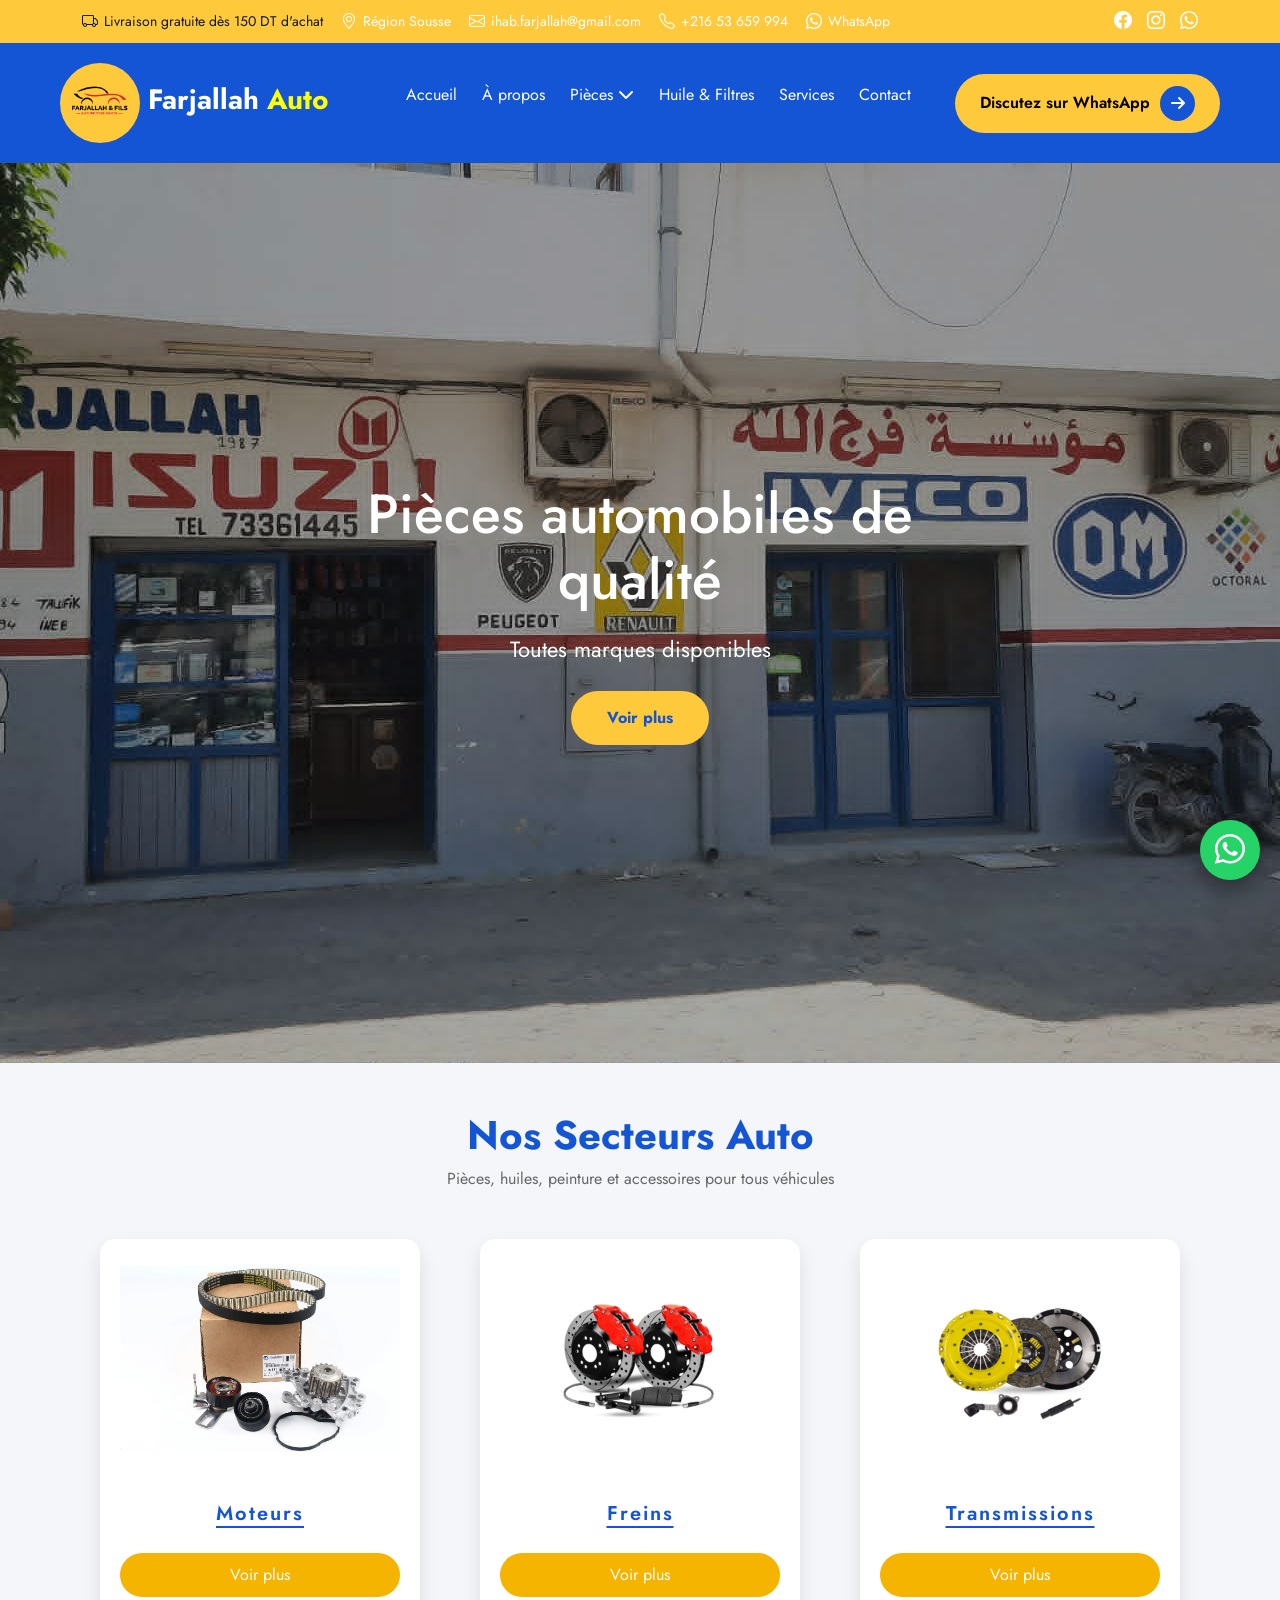
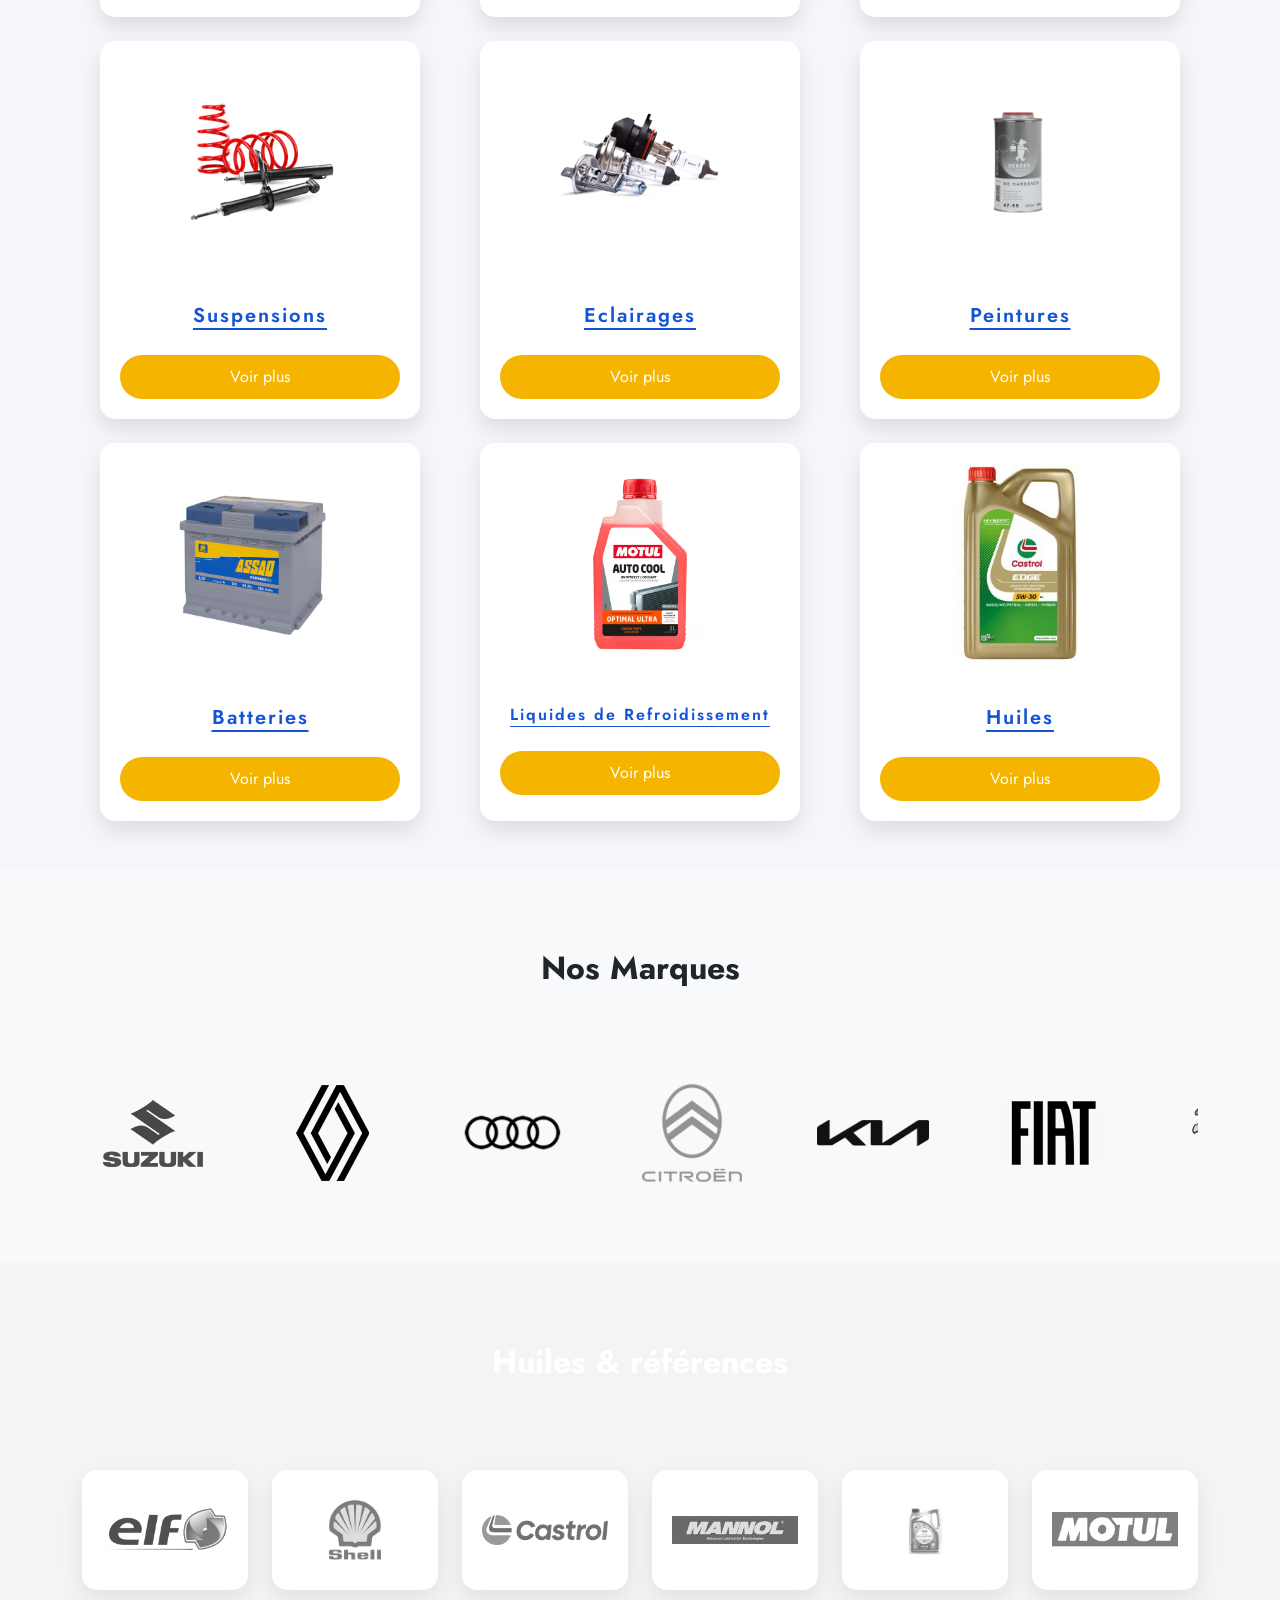
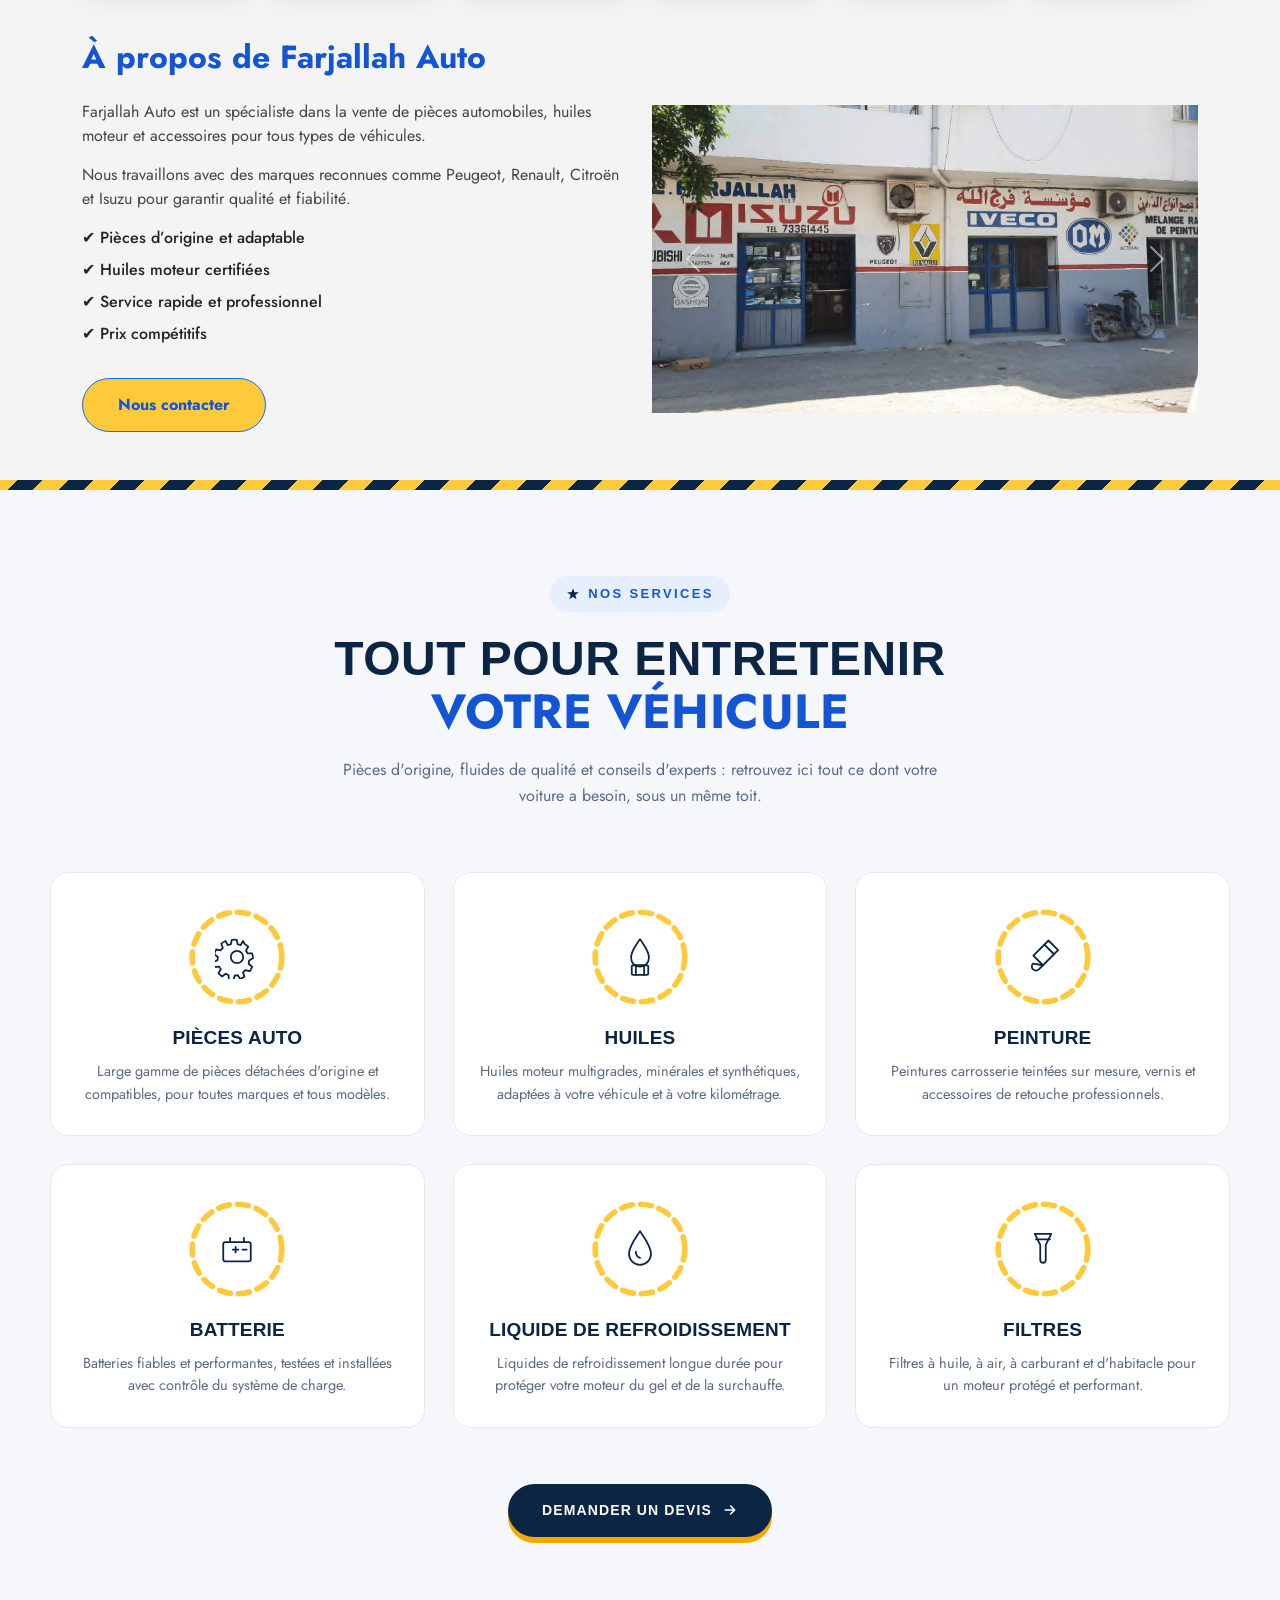
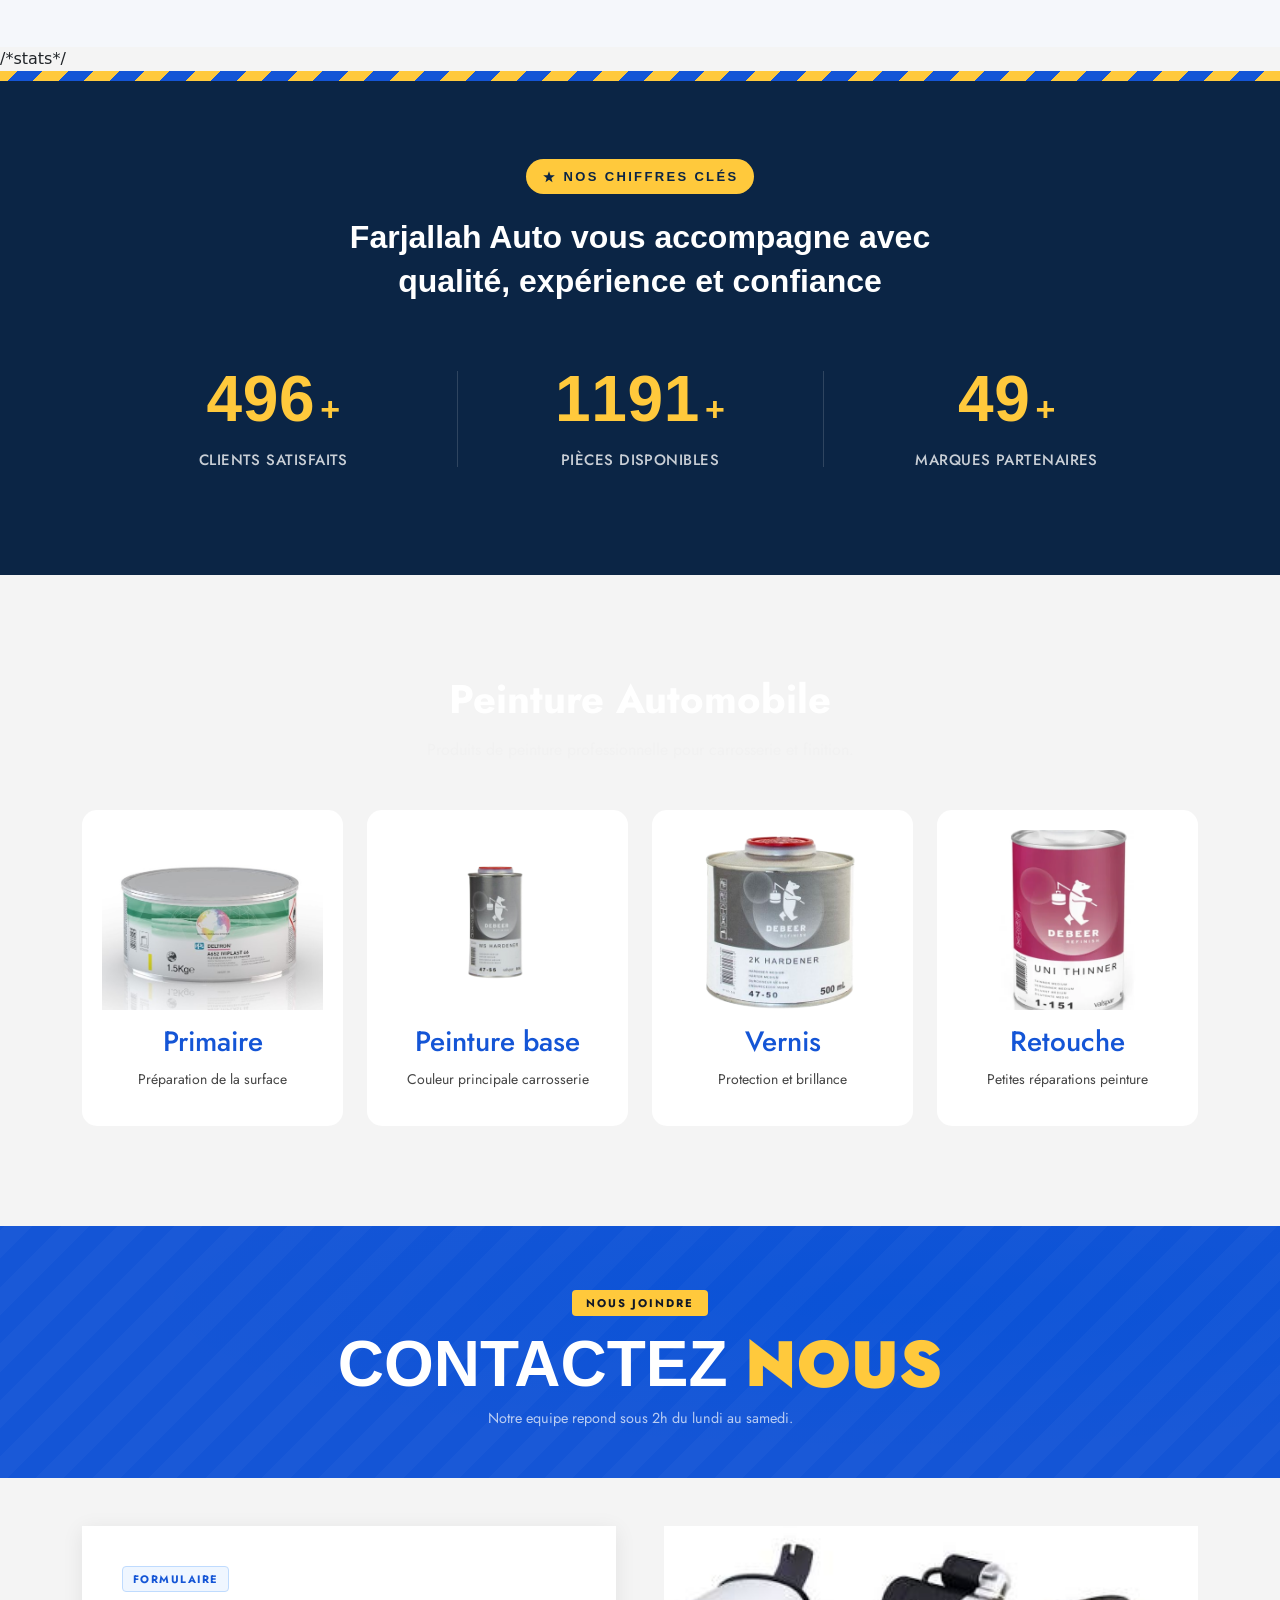
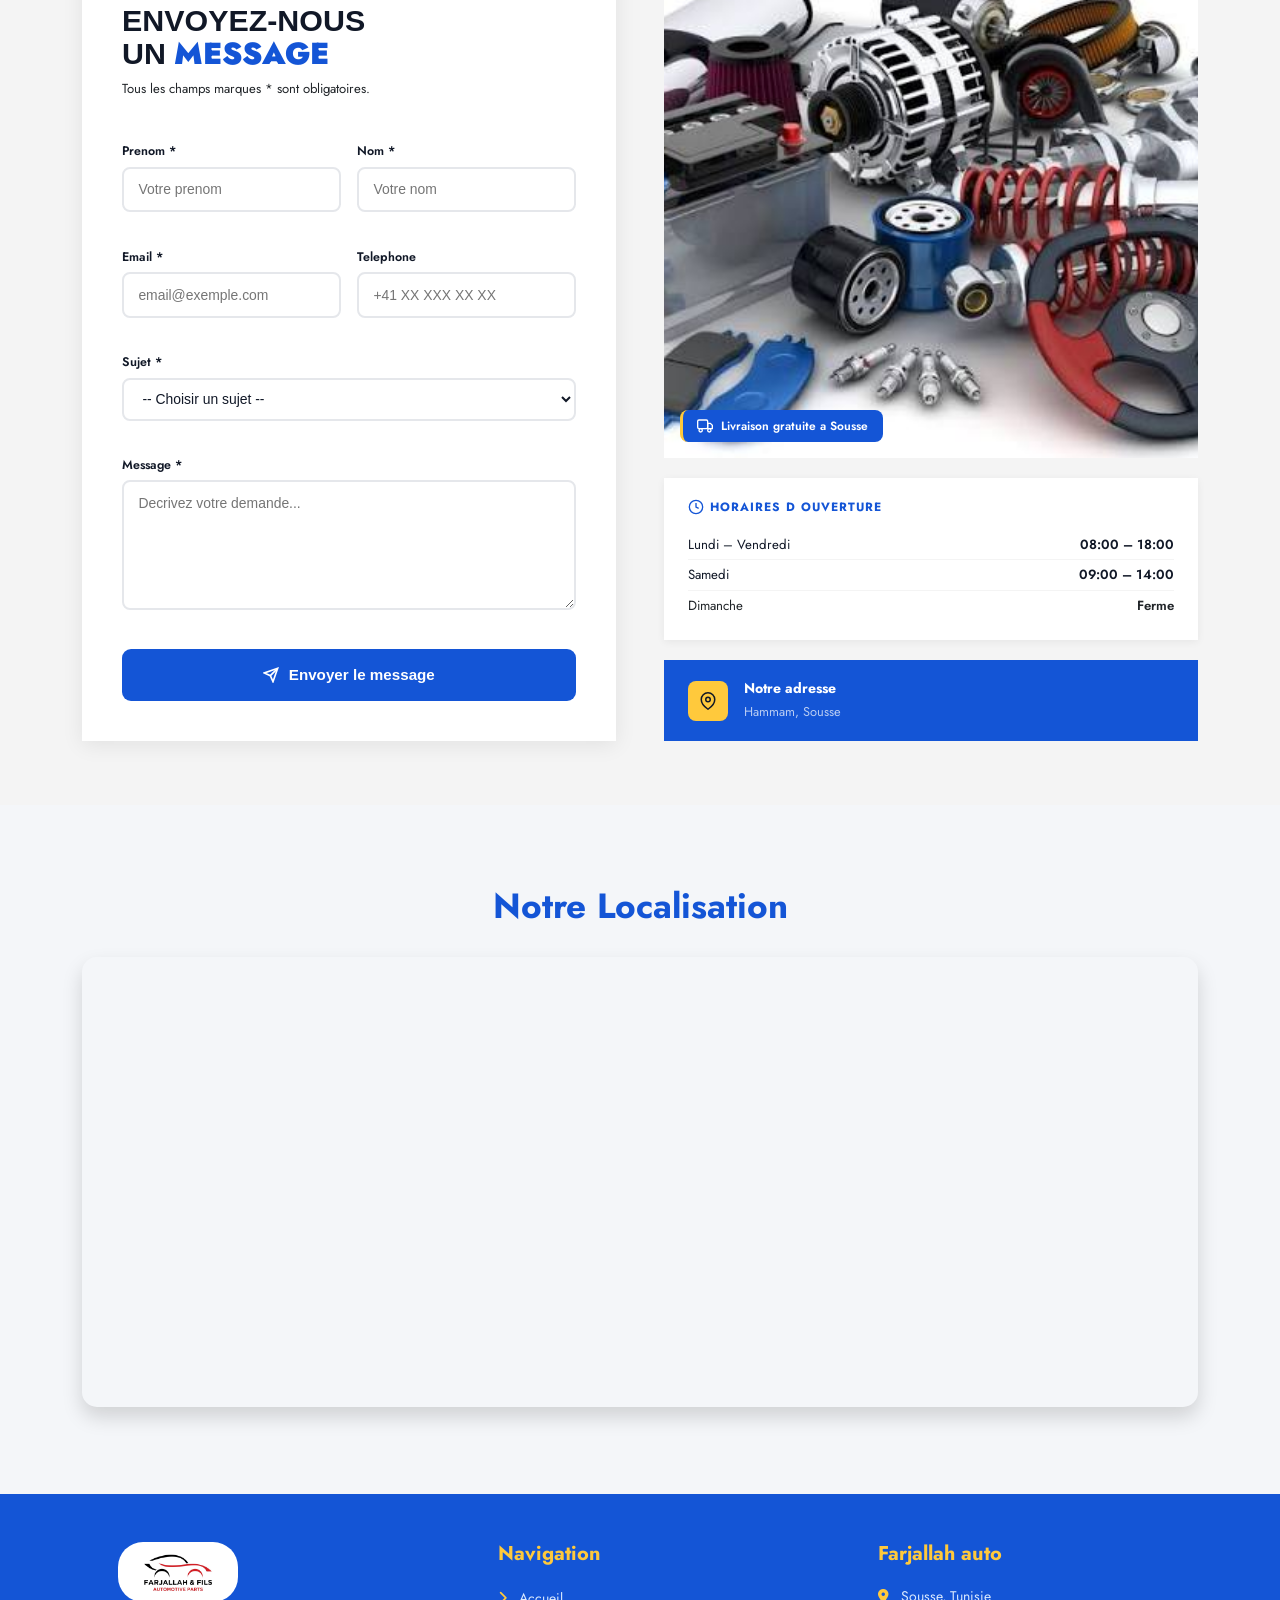
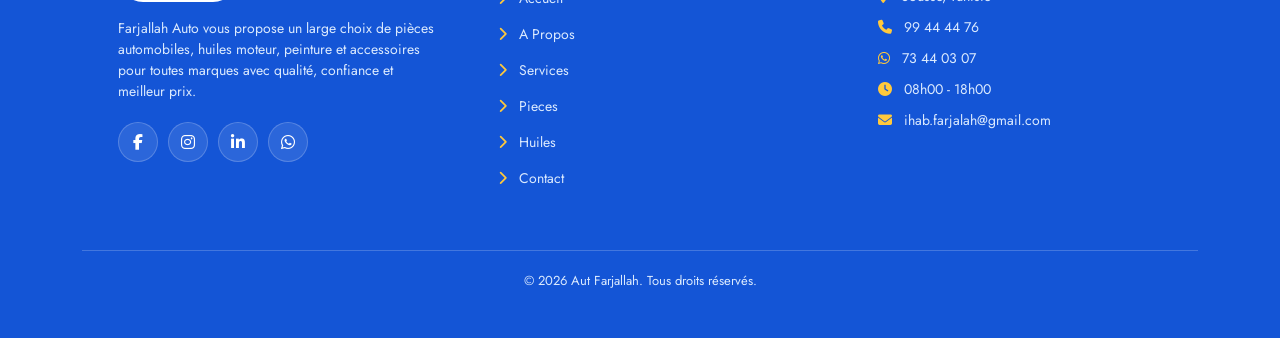
<file: index.html>
<!DOCTYPE html>
<html lang="fr">
<head>
<meta charset="UTF-8">
<!DOCTYPE html>
<html lang="fr">
<head>
    <meta charset="UTF-8">
    <meta name="viewport" content="width=device-width, initial-scale=1.0">
    <title>Farjallah Auto</title>

    <!-- Google Fonts -->
    <link rel="preconnect" href="https://fonts.googleapis.com">
    <link rel="preconnect" href="https://fonts.gstatic.com" crossorigin>
    <link href="https://fonts.googleapis.com/css2?family=Cormorant+Garamond:ital,wght@0,300;0,400;0,600;1,300;1,400&family=Jost:wght@300;400;500&display=swap" rel="stylesheet">

    <!-- Bootstrap -->
    <link rel="stylesheet" href="https://cdn.jsdelivr.net/npm/bootstrap@5.3.3/dist/css/bootstrap.min.css">
<link rel="stylesheet" href="https://cdnjs.cloudflare.com/ajax/libs/font-awesome/6.5.2/css/all.min.css">
    <!-- Bootstrap Icons -->
    <link rel="stylesheet" href="https://cdn.jsdelivr.net/npm/bootstrap-icons@1.11.3/font/bootstrap-icons.min.css">

    <!-- CSS -->
    <link rel="stylesheet" href="css/style.css">

    <!-- Font Awesome (important pour hamburger + dropdown icon) -->
    <link rel="stylesheet" href="https://cdnjs.cloudflare.com/ajax/libs/font-awesome/6.6.0/css/all.min.css">
</head>

<body>
<header>
  <div class="top-bar">
  <div class="container d-flex justify-content-between align-items-center flex-wrap">

    <!-- LEFT -->
    <div class="top-left">
      <span class="livraison"><i class="bi bi-truck livraison"></i> Livraison gratuite dès 150 DT d'achat</span>

      <span><i class="bi bi-geo-alt"></i> Région Sousse</span>

      <span><i class="bi bi-envelope"></i> ihab.farjallah@gmail.com</span>

      <span><i class="bi bi-telephone"></i> +216 53 659 994</span>

      <span>
        <i class="bi bi-whatsapp"></i> WhatsApp
      </span>
    </div>

    <!-- RIGHT -->
    <div class="top-right">
      <a href="#"><i class="bi bi-facebook"></i></a>
      <a href="#"><i class="bi bi-instagram"></i></a>
      <a href="https://wa.me/21653659994"><i class="bi bi-whatsapp"></i></a>
    </div>

  </div>
</div>
    <nav class="navbar">

        <div class="logo">
         <img src="images/ihab-new (2).png" class="img-ihab img-fluide" alt="logo">
          <span>
  <span class="farjallah">Farjallah</span>
  <span class="auto">Auto</span>
</span>
        </div>

        <ul class="nav-links">
            <li><a href="index.html">Accueil</a></li>
            <li><a href="about.html">À propos</a></li>

            <li class="dropdown">
                <a href="#">Pièces <i class="fa fa-chevron-down"></i></a>

                <ul class="dropdown-menu">
                    <li><a href="piece.html">Freinage</a></li>
                    <li><a href="piece.html">Embrayage</a></li>
                    <li><a href="piece.html">Suspension</a></li>
                    <li><a href="piece.html">Carburant</a></li>
                </ul>
            </li>

            <li><a href="huile.html">Huile & Filtres</a></li>
           <li><a href="services.html">Services</a></li>
            <li><a href="contact.html">Contact</a></li>
        </ul>

        <div class="menu-toggle">
            <i class="fa-solid fa-bars"></i>
        </div>
       <div class="header-btn">
    <a href="https://wa.me/21653659994" class="theme-btn">
        Discutez sur WhatsApp 
        <i class="fa-solid fa-arrow-right"></i>
    </a>
</div>
    </nav>
    
</header>

<section class="hero">

    <!-- Slide 1 -->
    <div class="hero-slide active">
        <img src="images/ihab-1.jpg" alt="Pièces auto">
        <div class="hero-content">
            <h1>Pièces automobiles de qualité</h1>
            <p>Toutes marques disponibles</p>
            <a href="piece.html" class="btn">Voir plus</a>
        </div>
    </div>

    <!-- Slide 2 -->
    <div class="hero-slide">
        <img src="images/car-3.jpg" alt="Huile moteur">
        <div class="hero-content">
            <h1>Huiles moteur certifiées</h1>
            <p>Protection maximale</p>
            <a href="piece.html" class="btn">Voir plus</a>
        </div>
    </div>

    <!-- Slide 3 -->
    <div class="hero-slide">
        <img src="images/car-4.jpg" alt="Pièces auto">
        <div class="hero-content">
            <h1>Pièces automobiles de qualité</h1>
            <p>Toutes marques disponibles</p>
            <a href="piece.html" class="btn">Voir plus</a>
        </div>
    </div>

</section>
<section class="sector-section py-5">

  <div class="container">

    <div class="text-center mb-5">
      <h2>Nos Secteurs Auto</h2>
      <p>Pièces, huiles, peinture et accessoires pour tous véhicules</p>
    </div>

   <div id="sectorAccordion" class="row g-4">

  <!-- CAR 1 -->
  <div class="col-lg-4 col-md-6 col-12">
    <div class="sector-card">
      <div class="sector-bg">
        <img src="images/moteur-1.jpg" alt="Moteur">
      </div>

      <div class="sector-content">
      <a href="piece.html" class>Moteurs</a>
        <button class="sector-btn" data-bs-toggle="collapse" data-bs-target="#moteur">
          Voir plus
        </button>

        <div id="moteur" class="collapse sector-details" data-bs-parent="#sectorAccordion">
          <p class="sector-text">
            Filtres à huile, filtres à air, filtres à carburant, bougies d’allumage,
            courroie de distribution, pompe à eau, joint de culasse, pistons,
            segments, bielles, vilebrequin, soupapes, arbre à cames, injecteurs,
            turbo, radiateur moteur, pompe à huile, capteurs moteur, culasse
            et bloc moteur.
          </p>
        </div>
      </div>
    </div>
  </div>

  <!-- CAR 2 -->
  <div class="col-lg-4 col-md-6 col-12">
    <div class="sector-card">
      <div class="sector-bg">
        <img src="images/frein.png" alt="Frein">
      </div>

      <div class="sector-content">
      <a href="piece.html" class>Freins</a>
        <button class="sector-btn" data-bs-toggle="collapse" data-bs-target="#frein">
          Voir plus
        </button>

        <div id="frein" class="collapse sector-details" data-bs-parent="#sectorAccordion">
          <p class="sector-text">
            Plaquettes de frein, disques de frein, tambours, étriers,
            maître-cylindre, liquide de frein, flexibles de frein,
            câbles de frein à main, servofrein, capteurs ABS,
            cylindres de roue, mâchoires de frein, kits de réparation,
            supports d’étrier, roulements de roue et accessoires de freinage.
          </p>
        </div>
      </div>
    </div>
  </div>

  <!-- CAR 3 -->
  <div class="col-lg-4 col-md-6 col-12">
    <div class="sector-card">
      <div class="sector-bg">
        <img src="images/embrayage.png" alt="Transmission">
      </div>

      <div class="sector-content">
        <a href="piece.html" class>Transmissions</a>
        <button class="sector-btn" data-bs-toggle="collapse" data-bs-target="#transmission">
          Voir plus
        </button>

        <div id="transmission" class="collapse sector-details" data-bs-parent="#sectorAccordion">
          <p class="sector-text">
            Kit embrayage, disque d’embrayage, butée, volant moteur,
            cardans, boîte de vitesses, différentiel, arbre de transmission,
            joints homocinétiques, soufflets et supports de boîte.
          </p>
        </div>
      </div>
    </div>
  </div>

  <!-- CAR 4 -->
  <div class="col-lg-4 col-md-6 col-12">
    <div class="sector-card">
      <div class="sector-bg">
        <img src="images/amortissement.png" alt="Suspension">
      </div>

      <div class="sector-content">
  <a href="piece.html" class>Suspensions</a>
        <button class="sector-btn" data-bs-toggle="collapse" data-bs-target="#suspension">
          Voir plus
        </button>

        <div id="suspension" class="collapse sector-details" data-bs-parent="#sectorAccordion">
          <p class="sector-text">
            Amortisseurs, ressorts, coupelles, triangles de suspension,
            rotules, biellettes de direction, silentblocs,
            barres stabilisatrices et roulements.
          </p>
        </div>
      </div>
    </div>
  </div>

  <!-- CAR 5 -->
  <div class="col-lg-4 col-md-6 col-12">
    <div class="sector-card">
      <div class="sector-bg">
        <img src="images/ampoule.png" alt="Éclairage">
      </div>

      <div class="sector-content">
       <a href="piece.html" class>Eclairages</a>
        <button class="sector-btn" data-bs-toggle="collapse" data-bs-target="#eclairage">
          Voir plus
        </button>

        <div id="eclairage" class="collapse sector-details" data-bs-parent="#sectorAccordion">
          <p class="sector-text">
            Ampoules, phares avant, feux arrière, antibrouillards,
            clignotants, feux stop, feux LED, relais et fusibles.
          </p>
        </div>
      </div>
    </div>
  </div>

  <!-- CAR 6 -->
  <div class="col-lg-4 col-md-6 col-12">
    <div class="sector-card">
      <div class="sector-bg">
        <img src="images/peinture-2.png" alt="Peinture">
      </div>

      <div class="sector-content">
      <a href="piece.html" class>Peintures</a>
        <button class="sector-btn" data-bs-toggle="collapse" data-bs-target="#peinture">
          Voir plus
        </button>

        <div id="peinture" class="collapse sector-details" data-bs-parent="#sectorAccordion">
          <p class="sector-text">
            Peinture carrosserie, vernis, apprêt, diluant,
            mastic, polish, bombe peinture, papiers abrasifs
            et accessoires de finition.
          </p>
        </div>
      </div>
    </div>
  </div>

  <!-- CAR 7 -->
  <div class="col-lg-4 col-md-6 col-12">
    <div class="sector-card">
      <div class="sector-bg">
        <img src="images/battery.webp" alt="Batteries">
      </div>

      <div class="sector-content">
      <a href="piece.html" class>Batteries</a>
        <button class="sector-btn" data-bs-toggle="collapse" data-bs-target="#batterie">
          Voir plus
        </button>

        <div id="batterie" class="collapse sector-details" data-bs-parent="#sectorAccordion">
          <p class="sector-text">
            Batteries 12V, batteries AGM, batteries Start-Stop,
            cosses, chargeurs, câbles de démarrage
            et testeurs de batterie.
          </p>
        </div>
      </div>
    </div>
  </div>

  <!-- CAR 8 -->
  <div class="col-lg-4 col-md-6 col-12">
    <div class="sector-card">
      <div class="sector-bg">
        <img src="images/refroidissement.avif" alt="Refroidissement">
      </div>

      <div class="sector-content">
      <a href="piece.html" style="font-size: 16px;" class="">Liquides de Refroidissement</a>
        <button class="sector-btn" data-bs-toggle="collapse" data-bs-target="#refroidissement">
          Voir plus
        </button>

        <div id="refroidissement" class="collapse sector-details" data-bs-parent="#sectorAccordion">
          <p class="sector-text">
            Liquide de refroidissement, radiateur, thermostat,
            pompe à eau, ventilateur, vase d’expansion,
            durites et sondes de température.
          </p>
        </div>
      </div>
    </div>
  </div>

  <!-- CAR 9 -->
  <div class="col-lg-4 col-md-6 col-12">
    <div class="sector-card">
      <div class="sector-bg">
        <img src="images/gastrol-1.jpg" alt="Huiles">
      </div>

      <div class="sector-content">
       <a href="piece.html" class>Huiles</a>
        <button class="sector-btn" data-bs-toggle="collapse" data-bs-target="#huiles">
          Voir plus
        </button>

        <div id="huiles" class="collapse sector-details" data-bs-parent="#sectorAccordion">
          <p class="sector-text">
            Huile moteur, huile boîte de vitesses,
            huile de direction assistée, huile hydraulique,
            huile de transmission, additifs
            et lubrifiants spécialisés.
          </p>
        </div>
      </div>
    </div>
  </div>

</div>
  </div>

</section>
<section class="brands-section">

    <div class="container">

        <div class="text-center mb-5">
            <h2>Nos Marques</h2>
                    </div>

        <div class="brand-slider pt-5">

            <div class="brand-track">

                <img src="images/isuzu.webp" alt="">
                <img src="images/renault.webp" alt="">
                <img src="images/audi.png" alt="">
                <img src="images/citroen.webp" alt="">
                <img src="images/kia.webp" alt="">
               <img src="images/fiat.webp" alt="">
                     <img src="images/peugeot.png" alt="">
                <!-- duplication pour boucle infinie -->
                <img src="images/isuzu.webp" alt="">
                <img src="images/renault.webp" alt="">
                <img src="images/audi.png" alt="">
                             <img src="images/citroen.webp" alt="">

            </div>

        </div>

    </div>

</section>
<section class="ref-hero text-center">
  <div class="">
    <h2>Huiles & références</h2>
      </div>
</section>
<section class="">

  <div class="container">

    <div class="row g-4 justify-content-center">
            <div class="col-6 col-md-3 col-lg-2">
        <div class="logo-card">
          <img src="images/elf.png">
        </div>
      </div>

      <div class="col-6 col-md-3 col-lg-2">
        <div class="logo-card">
          <img src="images/shell.png">
        </div>
      </div>

      <div class="col-6 col-md-3 col-lg-2">
        <div class="logo-card">
          <img src="images/gastrol.png">
        </div>
      </div>

      <div class="col-6 col-md-3 col-lg-2">
        <div class="logo-card">
          <img src="images/mannol.png">
        </div>
      </div>

      <div class="col-6 col-md-3 col-lg-2">
        <div class="logo-card">
          <img src="images/total-1.jpg">
        </div>
      </div>

      <div class="col-6 col-md-3 col-lg-2">
        <div class="logo-card">
          <img src="images/motul.png">
        </div>
      </div>

     
    </div>

  </div>
</section>
<section class="about-section container py-5">

    <div class="row align-items-center">

        <!-- TEXT LEFT -->
        <div class="col-lg-6 col-md-12">
            <h2 class="mb-4">À propos de Farjallah Auto</h2>

            <p>
                Farjallah Auto est un spécialiste dans la vente de pièces automobiles,
                huiles moteur et accessoires pour tous types de véhicules.
            </p>

            <p>
                Nous travaillons avec des marques reconnues comme Peugeot, Renault,
                Citroën et Isuzu pour garantir qualité et fiabilité.
            </p>

            <ul>
                <li>✔ Pièces d’origine et adaptable</li>
                <li>✔ Huiles moteur certifiées</li>
                <li>✔ Service rapide et professionnel</li>
                <li>✔ Prix compétitifs</li>
            </ul>

            <a href="contact.html" class="btn btn-primary mt-3">Nous contacter</a>
        </div>

        <!-- SLIDER RIGHT -->
        <div class="col-lg-6 col-md-12 pt-5">

            <div id="aboutCarousel" class="carousel slide" data-bs-ride="carousel">

                <div class="carousel-inner">

                    <div class="carousel-item active">
                        <img src="images/ihab-1.jpg" class="d-block w-100" alt="">
                    </div>

                    <div class="carousel-item">
                        <img src="images/car-2.jpg" class="d-block w-100" alt="">
                    </div>

                    <div class="carousel-item">
                        <img src="images/car-4.jpg" class="d-block w-100" alt="">
                    </div>

                </div>

                <button class="carousel-control-prev" type="button" data-bs-target="#aboutCarousel" data-bs-slide="prev">
                    <span class="carousel-control-prev-icon"></span>
                </button>

                <button class="carousel-control-next" type="button" data-bs-target="#aboutCarousel" data-bs-slide="next">
                    <span class="carousel-control-next-icon"></span>
                </button>

            </div>

        </div>

    </div>

</section>

<section class="services" id="services">
 
  <div class="services__bg-strip" aria-hidden="true"></div>
 
  <div class="services__container">
 
    <header class="services__head">
      <span class="services__eyebrow">
        <svg viewBox="0 0 24 24" class="eyebrow-icon" aria-hidden="true"><path d="M12 2 L14.5 9 H22 L16 13.5 L18 21 L12 16.5 L6 21 L8 13.5 L2 9 H9.5 Z"/></svg>
        Nos services
      </span>
      <h2 class="services__title">
        Tout pour entretenir<br>
        <span class="services__title-accent">votre véhicule</span>
      </h2>
      <p class="services__subtitle">
        Pièces d'origine, fluides de qualité et conseils d'experts : retrouvez ici
        tout ce dont votre voiture a besoin, sous un même toit.
      </p>
    </header>
 
    <div class="services__grid">
 
      <!-- 1. Pièces Auto -->
      <article class="service-card">
        <div class="service-card__badge">
          <svg class="service-card__ring" viewBox="0 0 120 120" aria-hidden="true">
            <circle cx="60" cy="60" r="56"/>
          </svg>
          <svg class="service-card__icon" viewBox="0 0 64 64" aria-hidden="true">
            <path d="M40.8 8.7l-3.4 5.9c-1.4-.5-2.9-.8-4.4-1l-1.4-6.6c-2.4-.3-4.8-.3-7.2 0l-1.4 6.6c-1.5.2-3 .5-4.4 1l-3.4-5.9c-2.2 1-4.2 2.3-6.1 3.8l2.3 6.4c-1.1 1-2.1 2.1-3 3.3l-6.6-1.1c-1.3 2.1-2.3 4.4-3 6.8l5.4 4c-.3 1.5-.4 3-.4 4.5l-5.9 3.1c.2 2.4.7 4.7 1.5 6.9l6.7-.4c.7 1.4 1.5 2.6 2.4 3.8l-3.5 5.7c1.6 1.8 3.4 3.4 5.3 4.8l5.3-3.9c1.3.8 2.7 1.5 4.1 2l.4 6.7c2.3.5 4.6.7 7 .6l1.4-6.6c1.5-.1 3-.4 4.4-.8l3.7 5.6c2.2-.8 4.3-1.9 6.2-3.2l-2-6.4c1.2-1 2.3-2 3.3-3.2l6.5 1.6c1.4-2 2.6-4.2 3.4-6.5l-5.1-4.4c.4-1.5.6-3 .6-4.6l5.7-3.5c-.1-2.4-.5-4.7-1.2-7l-6.7.1c-.6-1.4-1.3-2.7-2.2-3.9l3.2-5.9c-1.7-1.7-3.6-3.2-5.6-4.4z" fill="none"/>
            <circle cx="32" cy="32" r="9"/>
          </svg>
        </div>
        <h3 class="service-card__title">Pièces Auto</h3>
        <p class="service-card__text">Large gamme de pièces détachées d'origine et compatibles, pour toutes marques et tous modèles.</p>
      </article>
 
      <!-- 2. Huiles Moteur & Filtres -->
      <article class="service-card">
        <div class="service-card__badge">
          <svg class="service-card__ring" viewBox="0 0 120 120" aria-hidden="true">
            <circle cx="60" cy="60" r="56"/>
          </svg>
          <svg class="service-card__icon" viewBox="0 0 64 64" aria-hidden="true">
            <path d="M32 6c6 9 13 17 13 27a13 13 0 1 1-26 0c0-10 7-18 13-27z"/>
            <rect x="20" y="44" width="24" height="14" rx="2"/>
            <line x1="26" y1="44" x2="26" y2="58"/>
            <line x1="38" y1="44" x2="38" y2="58"/>
          </svg>
        </div>
        <h3 class="service-card__title">Huiles</h3>
        <p class="service-card__text">Huiles moteur multigrades, minérales et synthétiques, adaptées à votre véhicule et à votre kilométrage.</p>
      </article>
 
      <!-- 3. Peinture -->
      <article class="service-card">
        <div class="service-card__badge">
          <svg class="service-card__ring" viewBox="0 0 120 120" aria-hidden="true">
            <circle cx="60" cy="60" r="56"/>
          </svg>
          <svg class="service-card__icon" viewBox="0 0 64 64" aria-hidden="true">
            <path d="M18 30 L40 8 L54 22 L32 44 Z"/>
            <path d="M32 44 L26 50 a6 6 0 1 1 -8.5 -8.5 Z"/>
            <line x1="34" y1="14" x2="48" y2="28"/>
          </svg>
        </div>
        <h3 class="service-card__title">Peinture</h3>
        <p class="service-card__text">Peintures carrosserie teintées sur mesure, vernis et accessoires de retouche professionnels.</p>
      </article>
 
      <!-- 4. Batterie -->
      <article class="service-card">
        <div class="service-card__badge">
          <svg class="service-card__ring" viewBox="0 0 120 120" aria-hidden="true">
            <circle cx="60" cy="60" r="56"/>
          </svg>
          <svg class="service-card__icon" viewBox="0 0 64 64" aria-hidden="true">
            <rect x="12" y="22" width="40" height="28" rx="3"/>
            <line x1="22" y1="16" x2="22" y2="22"/>
            <line x1="42" y1="16" x2="42" y2="22"/>
            <line x1="26" y1="33" x2="34" y2="33"/>
            <line x1="30" y1="29" x2="30" y2="37"/>
            <line x1="40" y1="33" x2="46" y2="33"/>
          </svg>
        </div>
        <h3 class="service-card__title">Batterie</h3>
        <p class="service-card__text">Batteries fiables et performantes, testées et installées avec contrôle du système de charge.</p>
      </article>
 
      <!-- 5. Liquide de refroidissement -->
      <article class="service-card">
        <div class="service-card__badge">
          <svg class="service-card__ring" viewBox="0 0 120 120" aria-hidden="true">
            <circle cx="60" cy="60" r="56"/>
          </svg>
          <svg class="service-card__icon" viewBox="0 0 64 64" aria-hidden="true">
            <path d="M32 6c7 11 16 22 16 33a16 16 0 1 1 -32 0c0-11 9-22 16-33z"/>
            <path d="M26 36c0 5 3 8 6 9"/>
          </svg>
        </div>
        <h3 class="service-card__title">Liquide de Refroidissement</h3>
        <p class="service-card__text">Liquides de refroidissement longue durée pour protéger votre moteur du gel et de la surchauffe.</p>
      </article>
         <article class="service-card">
        <div class="service-card__badge">
          <svg class="service-card__ring" viewBox="0 0 120 120" aria-hidden="true">
            <circle cx="60" cy="60" r="56"/>
          </svg>
          <svg class="service-card__icon" viewBox="0 0 64 64" aria-hidden="true">
            <path d="M20 10h24l-8 16v22a4 4 0 0 1-8 0V26z"/>
            <line x1="22" y1="18" x2="42" y2="18"/>
          </svg>
        </div>
        <h3 class="service-card__title">Filtres</h3>
        <p class="service-card__text">Filtres à huile, à air, à carburant et d'habitacle pour un moteur protégé et performant.</p>
      </article>
 
    </div>
 
    <a href="contact.html" class="services__cta">
      Demander un devis
      <svg viewBox="0 0 24 24" class="services__cta-icon" aria-hidden="true"><path d="M5 12h14M13 6l6 6-6 6"/></svg>
    </a>
 
  </div>
</section>
/*stats*/
 
<section class="stats" id="chiffres-cles">
  <div class="stats__bg-strip" aria-hidden="true"></div>
 
  <div class="stats__container">
 
    <header class="stats__head">
      <span class="stats__eyebrow">
        <svg viewBox="0 0 24 24" class="eyebrow-icon" aria-hidden="true"><path d="M12 2 L14.5 9 H22 L16 13.5 L18 21 L12 16.5 L6 21 L8 13.5 L2 9 H9.5 Z"/></svg>
        Nos chiffres clés
      </span>
      <h2 class="stats__title">Farjallah Auto vous accompagne avec<br class="stats__title-break"> qualité, expérience et confiance</h2>
    </header>
 
    <div class="stats__grid">
 
      <div class="stat-item">
        <span class="stat-item__number" data-count-to="500">0</span>
        <span class="stat-item__plus">+</span>
        <p class="stat-item__label">Clients satisfaits</p>
      </div>
 
      <div class="stat-item">
        <span class="stat-item__number" data-count-to="1200">0</span>
        <span class="stat-item__plus">+</span>
        <p class="stat-item__label">Pièces disponibles</p>
      </div>
 
      <div class="stat-item">
        <span class="stat-item__number" data-count-to="50">0</span>
        <span class="stat-item__plus">+</span>
        <p class="stat-item__label">Marques partenaires</p>
      </div>
 
    </div>
 
  </div>
</section>
 
<section class="paint-section">

    <div class="container">

        <h2 class="section-title">Peinture Automobile</h2>

        <p class="section-subtitle">
            Produits de peinture professionnelle pour carrosserie et finition.
        </p>

        <div class="row mt-5 paint-res">

            <div class="col-lg-3 col-md-6 col-12">
                <div class="paint-card">
                    <img src="images/peinture-1.jpg" alt="">
                    <h3>Primaire</h3>
                    <p>Préparation de la surface</p>
                </div>
            </div>

            <div class="col-lg-3 col-md-6 col-12">
                <div class="paint-card">
                    <img src="images/peinture-2.png" alt="">
                    <h3>Peinture base</h3>
                    <p>Couleur principale carrosserie</p>
                </div>
            </div>

            <div class="col-lg-3 col-md-6 col-12">
                <div class="paint-card">
                    <img src="images/peinture-3.png" alt="">
                    <h3>Vernis</h3>
                    <p>Protection et brillance</p>
                </div>
            </div>

            <div class="col-lg-3 col-md-6 col-12">
                <div class="paint-card">
                    <img src="images/peinture-4.webp" alt="">
                    <h3>Retouche</h3>
                    <p>Petites réparations peinture</p>
                </div>
            </div>

        </div>
    </div>
</section>
 <div class="page-hero">
    <div class="hero-bg"></div>
    <div class="container position-relative text-center">
      <div class="hero-eyebrow">Nous joindre</div>
      <h1>Contactez <em>Nous</em></h1>
      <p>Notre equipe repond sous 2h du lundi au samedi.</p>
    </div>
  </div>
<section class="contact-section">
    <div class="container">
      <div class="row g-5 align-items-stretch">
 
        <!-- COL GAUCHE : FORM -->
        <div class="col-lg-6">
          <div class="contact-form-box h-100">
            <div class="form-header">
              <span class="form-tag">Formulaire</span>
              <h2>Envoyez-nous<br>un <em>message</em></h2>
              <p>Tous les champs marques * sont obligatoires.</p>
            </div>
 
            <form id="contactForm" novalidate>
              <div class="row g-3">
                <div class="col-sm-6">
                  <div class="f-group">
                    <label>Prenom *</label>
                    <input type="text" id="cPrenom" placeholder="Votre prenom" required/>
                    <span class="f-error" id="err-cPrenom"></span>
                  </div>
                </div>
                <div class="col-sm-6">
                  <div class="f-group">
                    <label>Nom *</label>
                    <input type="text" id="cNom" placeholder="Votre nom" required/>
                    <span class="f-error" id="err-cNom"></span>
                  </div>
                </div>
                <div class="col-sm-6">
                  <div class="f-group">
                    <label>Email *</label>
                    <input type="email" id="cEmail" placeholder="email@exemple.com" required/>
                    <span class="f-error" id="err-cEmail"></span>
                  </div>
                </div>
                <div class="col-sm-6">
                  <div class="f-group">
                    <label>Telephone</label>
                    <input type="tel" id="cTel" placeholder="+41 XX XXX XX XX"/>
                  </div>
                </div>
                <div class="col-12">
                  <div class="f-group">
                    <label>Sujet *</label>
                    <select id="cSujet" required>
                      <option value="">-- Choisir un sujet --</option>
                      <option>Commande et livraison</option>
                      <option>Piece introuvable</option>
                      <option>Conseil technique</option>
                      <option>Retour et reclamation</option>
                      <option>Partenariat</option>
                      <option>Autre</option>
                    </select>
                    <span class="f-error" id="err-cSujet"></span>
                  </div>
                </div>
                <div class="col-12">
                  <div class="f-group">
                    <label>Message *</label>
                    <textarea id="cMessage" rows="5" placeholder="Decrivez votre demande..." required></textarea>
                    <span class="f-error" id="err-cMessage"></span>
                  </div>
                </div>
                <div class="col-12">
                  <button type="submit" class="btn-send" id="btnSend">
                    <svg width="16" height="16" viewBox="0 0 24 24" fill="none" stroke="currentColor" stroke-width="2.5">
                      <line x1="22" y1="2" x2="11" y2="13"/>
                      <polygon points="22 2 15 22 11 13 2 9 22 2"/>
                    </svg>
                    Envoyer le message
                  </button>
                </div>
              </div>
            </form>
 
            <!-- SUCCESS -->
            <div class="send-success" id="sendSuccess">
              <svg viewBox="0 0 24 24" fill="none" stroke="#16a34a" stroke-width="2.5" width="48" height="48">
                <path d="M22 11.08V12a10 10 0 1 1-5.93-9.14"/>
                <polyline points="22 4 12 14.01 9 11.01"/>
              </svg>
              <strong>Message envoye !</strong>
              <span>Nous vous repondrons sous 2h.</span>
            </div>
          </div>
        </div>
 
        <!-- COL DROITE : IMAGE + INFOS -->
        <div class="col-lg-6">
          <div class="contact-right h-100">
 
            <!-- Image placeholder -->
            <div class="contact-img-wrap">
              <img src="images/car-2.jpg" alt="Farkjalahb pieces auto" class="contact-img"/>
              <!-- Badge flottant -->
              <div class="img-badge">
                <svg viewBox="0 0 24 24" fill="none" stroke="currentColor" stroke-width="2" width="16" height="16">
                  <rect x="1" y="3" width="15" height="13" rx="2"/>
                  <path d="M16 8h4l3 3v5h-7V8z"/>
                  <circle cx="5.5" cy="18.5" r="2.5"/><circle cx="18.5" cy="18.5" r="2.5"/>
                </svg>
                Livraison gratuite a Sousse
              </div>
            </div>
 
            <!-- Horaires box -->
            <div class="horaires-box">
              <div class="horaires-title">
                <svg viewBox="0 0 24 24" fill="none" stroke="currentColor" stroke-width="2" width="16" height="16">
                  <circle cx="12" cy="12" r="10"/><polyline points="12 6 12 12 16 14"/>
                </svg>
                Horaires d ouverture
              </div>
              <div class="h-row"><span>Lundi – Vendredi</span><span class="h-val">08:00 – 18:00</span></div>
              <div class="h-row"><span>Samedi</span><span class="h-val">09:00 – 14:00</span></div>
              <div class="h-row closed"><span>Dimanche</span><span class="h-val">Ferme</span></div>
            </div>
 
            <!-- Adresse -->
            <div class="adresse-box">
              <div class="adresse-icon">
                <svg viewBox="0 0 24 24" fill="none" stroke="currentColor" stroke-width="2" width="18" height="18">
                  <path d="M21 10c0 7-9 13-9 13s-9-6-9-13a9 9 0 0 1 18 0z"/>
                  <circle cx="12" cy="10" r="3"/>
                </svg>
              </div>
              <div>
                <strong>Notre adresse</strong>
                <span>Hammam, Sousse</span>
              </div>
            </div>
 
          </div>
        </div>
 
      </div>
    </div>
  </section>
 <section class="map-section">
    <div class="container">
        <h2>Notre Localisation</h2>

        <iframe
            src="https://www.google.com/maps?q=Route+Tunis+4011+Hammam+Sousse+Tunisie&output=embed"
            width="100%"
            height="450"
            style="border:0;"
            allowfullscreen=""
            loading="lazy">
        </iframe>
    </div>
</section>
<footer class="footer-section py-5">

  <div class="container">

    <div class="row g-4">

      <!-- COL 1 -->
      <div class="col-md-4 ps-5">

        <img src="/images/logo-ihab.jpg" class="footer-logo mb-3">

        <p class="footer-text">
        Farjallah Auto vous propose un large choix de pièces automobiles, huiles moteur, 
        peinture et accessoires pour toutes marques avec qualité, confiance et meilleur prix.
        </p>
   <div class="footer-social">
          <a href="#" class="social-btn"><i class="fab fa-facebook-f"></i></a>
          <a href="#" class="social-btn"><i class="fab fa-instagram"></i></a>
          <a href="#" class="social-btn"><i class="fab fa-linkedin-in"></i></a>
          <a href="#" class="social-btn"><i class="fab fa-whatsapp"></i></a>
        </div>
      </div>

      <!-- COL 2 -->
      <div class="col-md-4 ps-5">

        <h5 class="footer-title">Navigation</h5>
<ul class="footer-navigation">
  <li>
        <a class="footer-text">
         <i class="fas fa-chevron-right"></i>
    Accueil
        </a>
</li>
<li>
        <a class="footer-text">
        <i class="fas fa-chevron-right"></i>
        A Propos
        </a>
</li>
<li>
        <a class="footer-text">
       <i class="fas fa-chevron-right"></i>
        Services
        <a>
          </li>
<li>
        <a href="piece.html" class="footer-text">
       <i class="fas fa-chevron-right"></i>
       Pieces
        </a>
        </li>
        <li>
        <a href="huile.html" class="footer-text">
       <i class="fas fa-chevron-right"></i>
       Huiles
        </a>
        </li>
        <li>
        <a href="contact.html" class="footer-text">
                <i class="fas fa-chevron-right"></i>
      Contact
        </a>
        </li>
</ul>
      </div>

      <!-- COL 3 -->
      <div class="col-md-4 ps-5">

        <h5 class="footer-title"> Farjallah auto</h5>

        <p class="footer-text">
          <i class="fa fa-map-marker-alt"></i>
          Sousse, Tunisie
        </p>
<a href="" class="footer-text">
        <p class="footer-text">
          <i class="fa fa-phone" ></i>
         99 44 44 76
        </p></a>
        <a href="https://wa.me/21612345678" class="footer-text">
 <p class="footer-text">
          <i class="fa-brands fa-whatsapp"></i>
         73 44 03 07
        </p></a>
        <p class="footer-text">
          <i class="fa fa-clock"></i>
          08h00 - 18h00
        </p>

        <p class="footer-text">
          <i class="fa fa-envelope"></i>
          ihab.farjalah@gmail.com
        </p>  
        

      </div>

    </div>

    <!-- BOTTOM -->
    <div class="text-center mt-5 footer-bottom">
      © 2026 Aut Farjallah. Tous droits réservés.
    </div>

  </div>

</footer>


<script src="https://cdn.jsdelivr.net/npm/bootstrap@5.3.3/dist/js/bootstrap.bundle.min.js"></script>
<script src="js/navbar.js"></script>
<script src="js/home.js"></script>
<a href="https://wa.me/21653659994" class="whatsapp-btn" target="_blank">
  <i class="bi bi-whatsapp"></i>
</a>
</body>
</html>
</file>
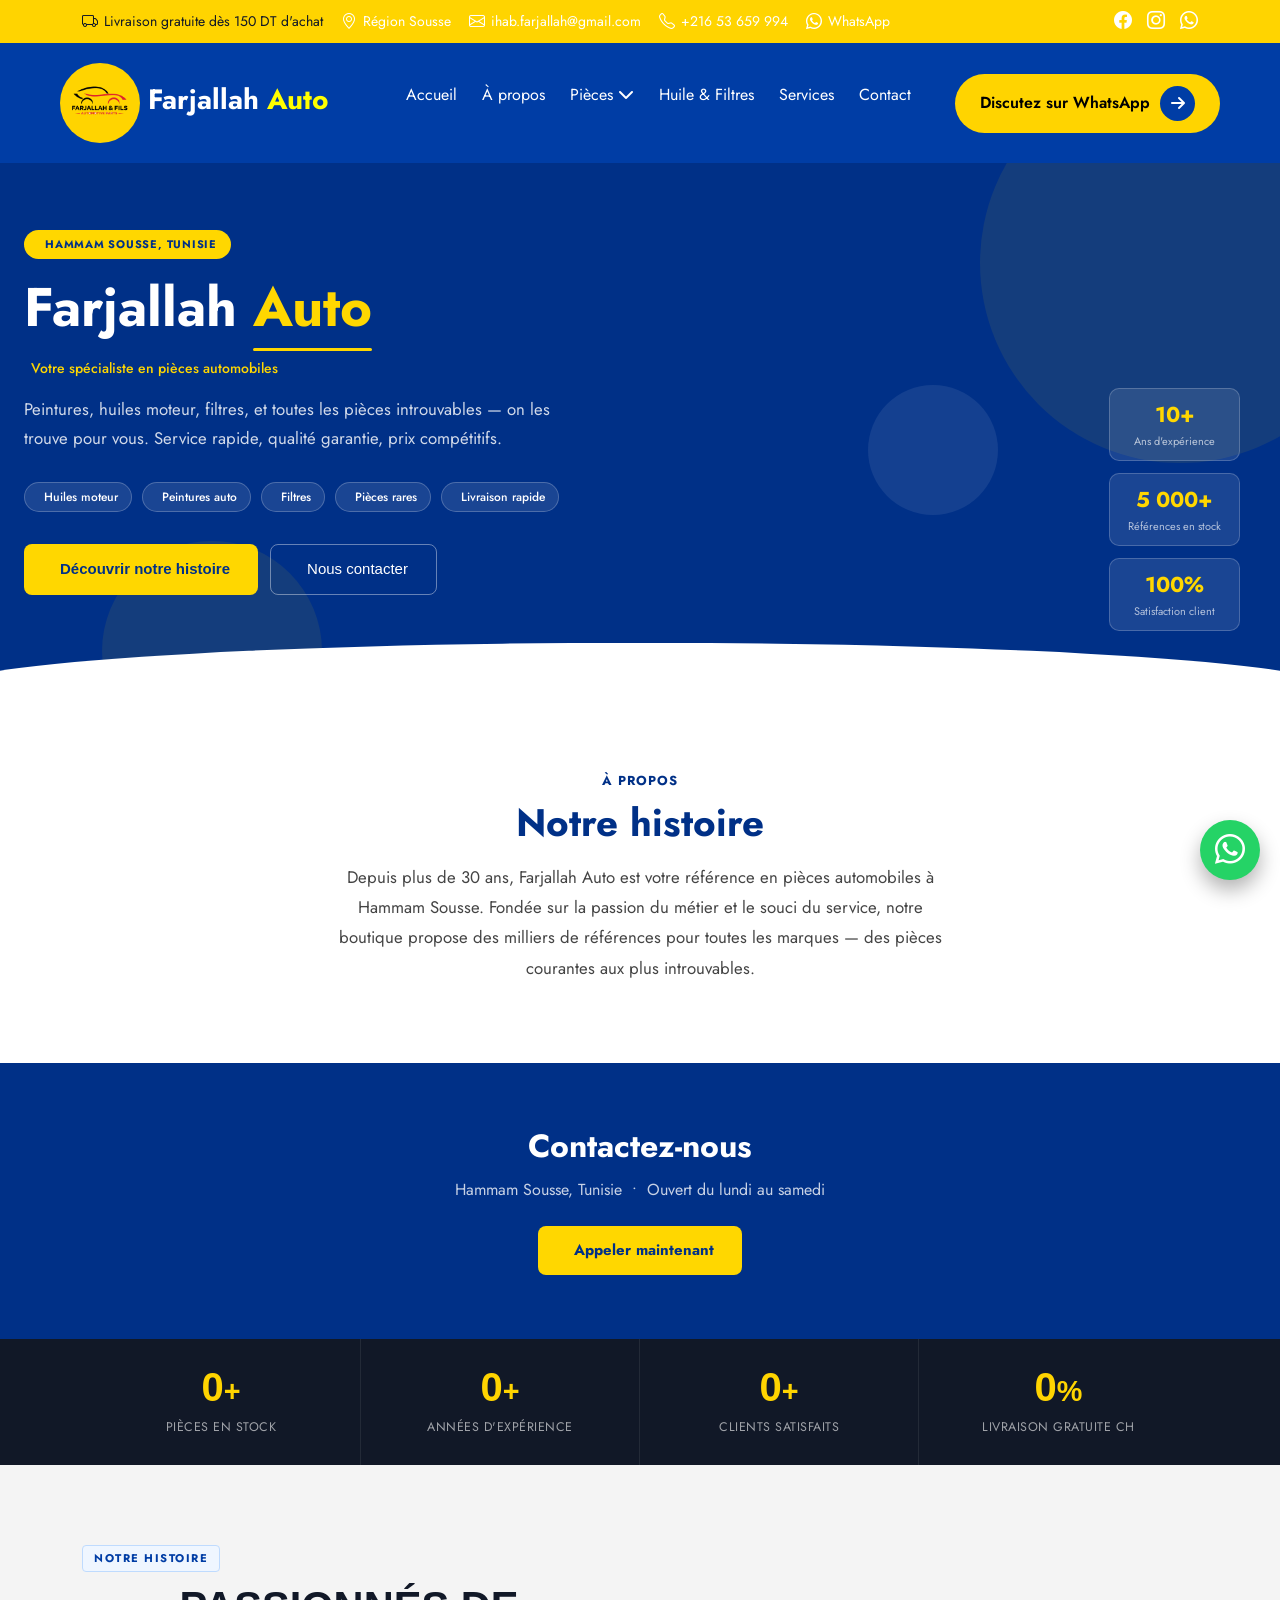
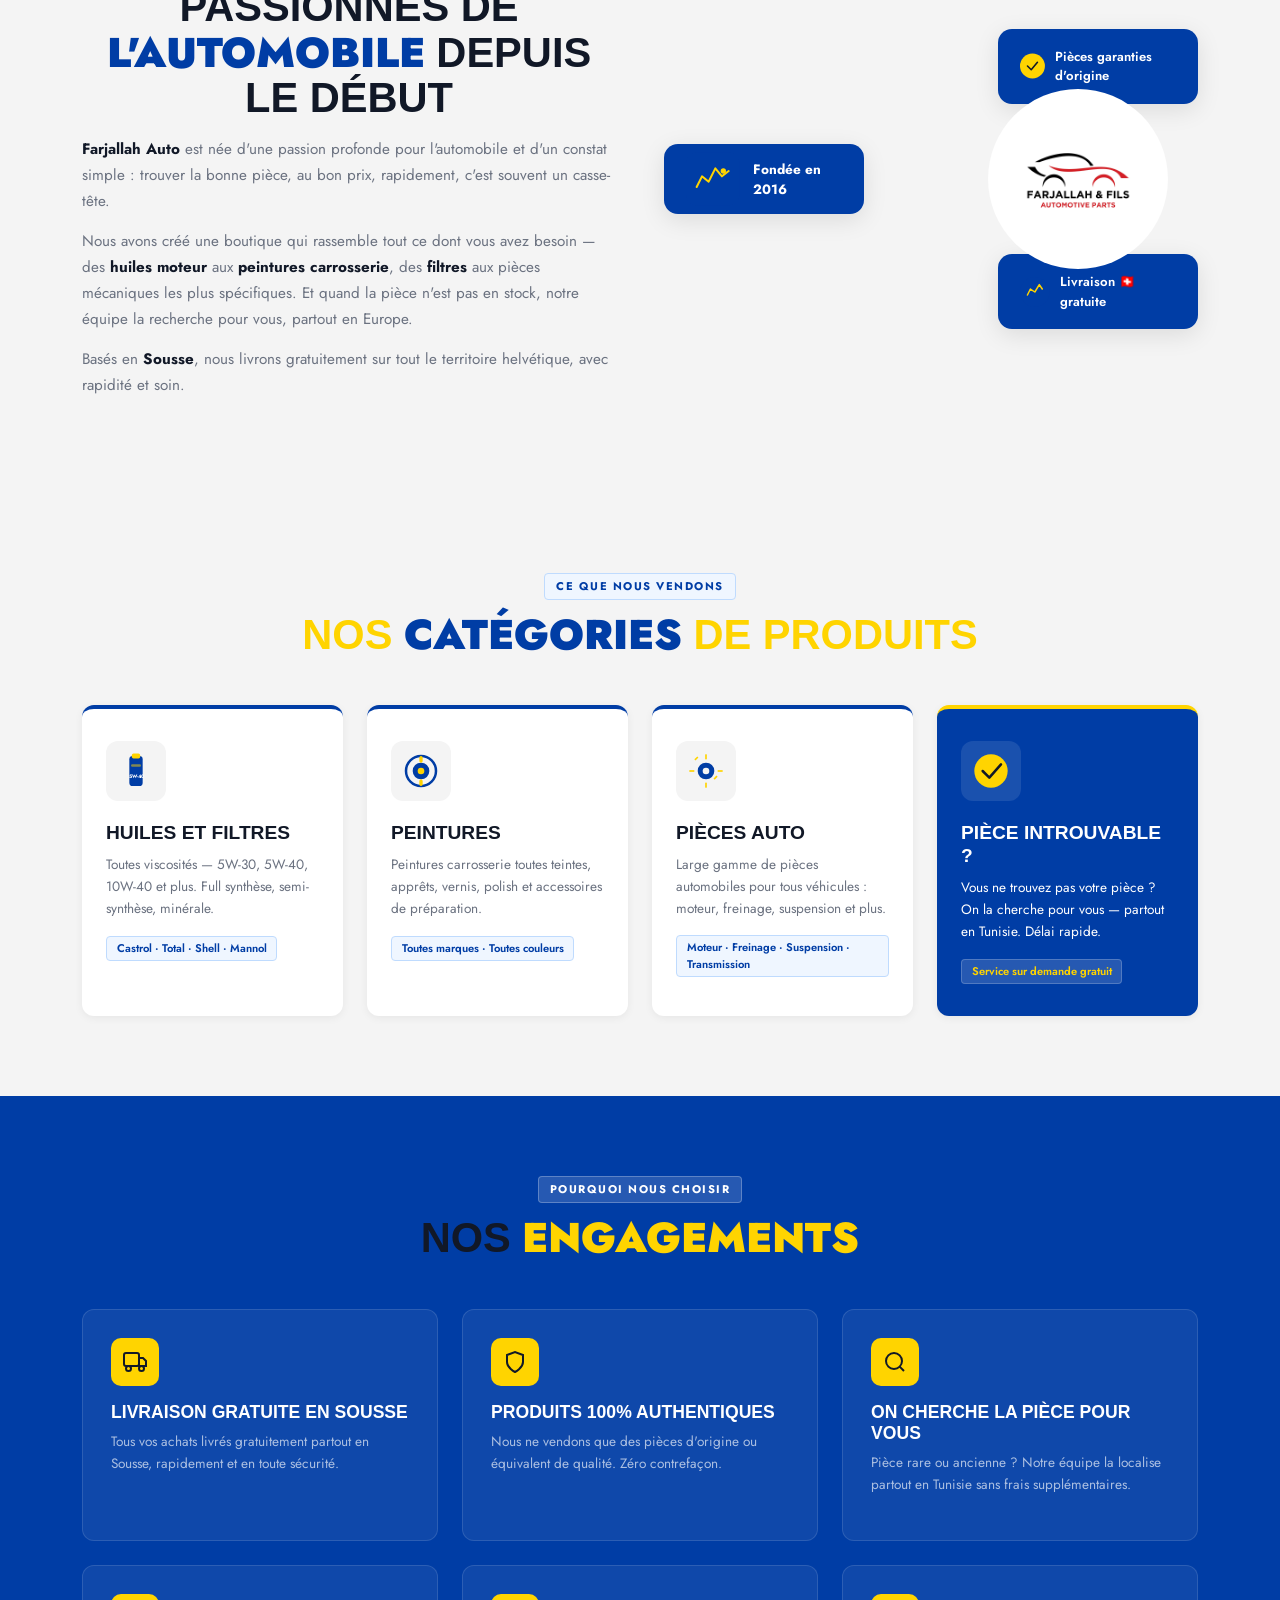
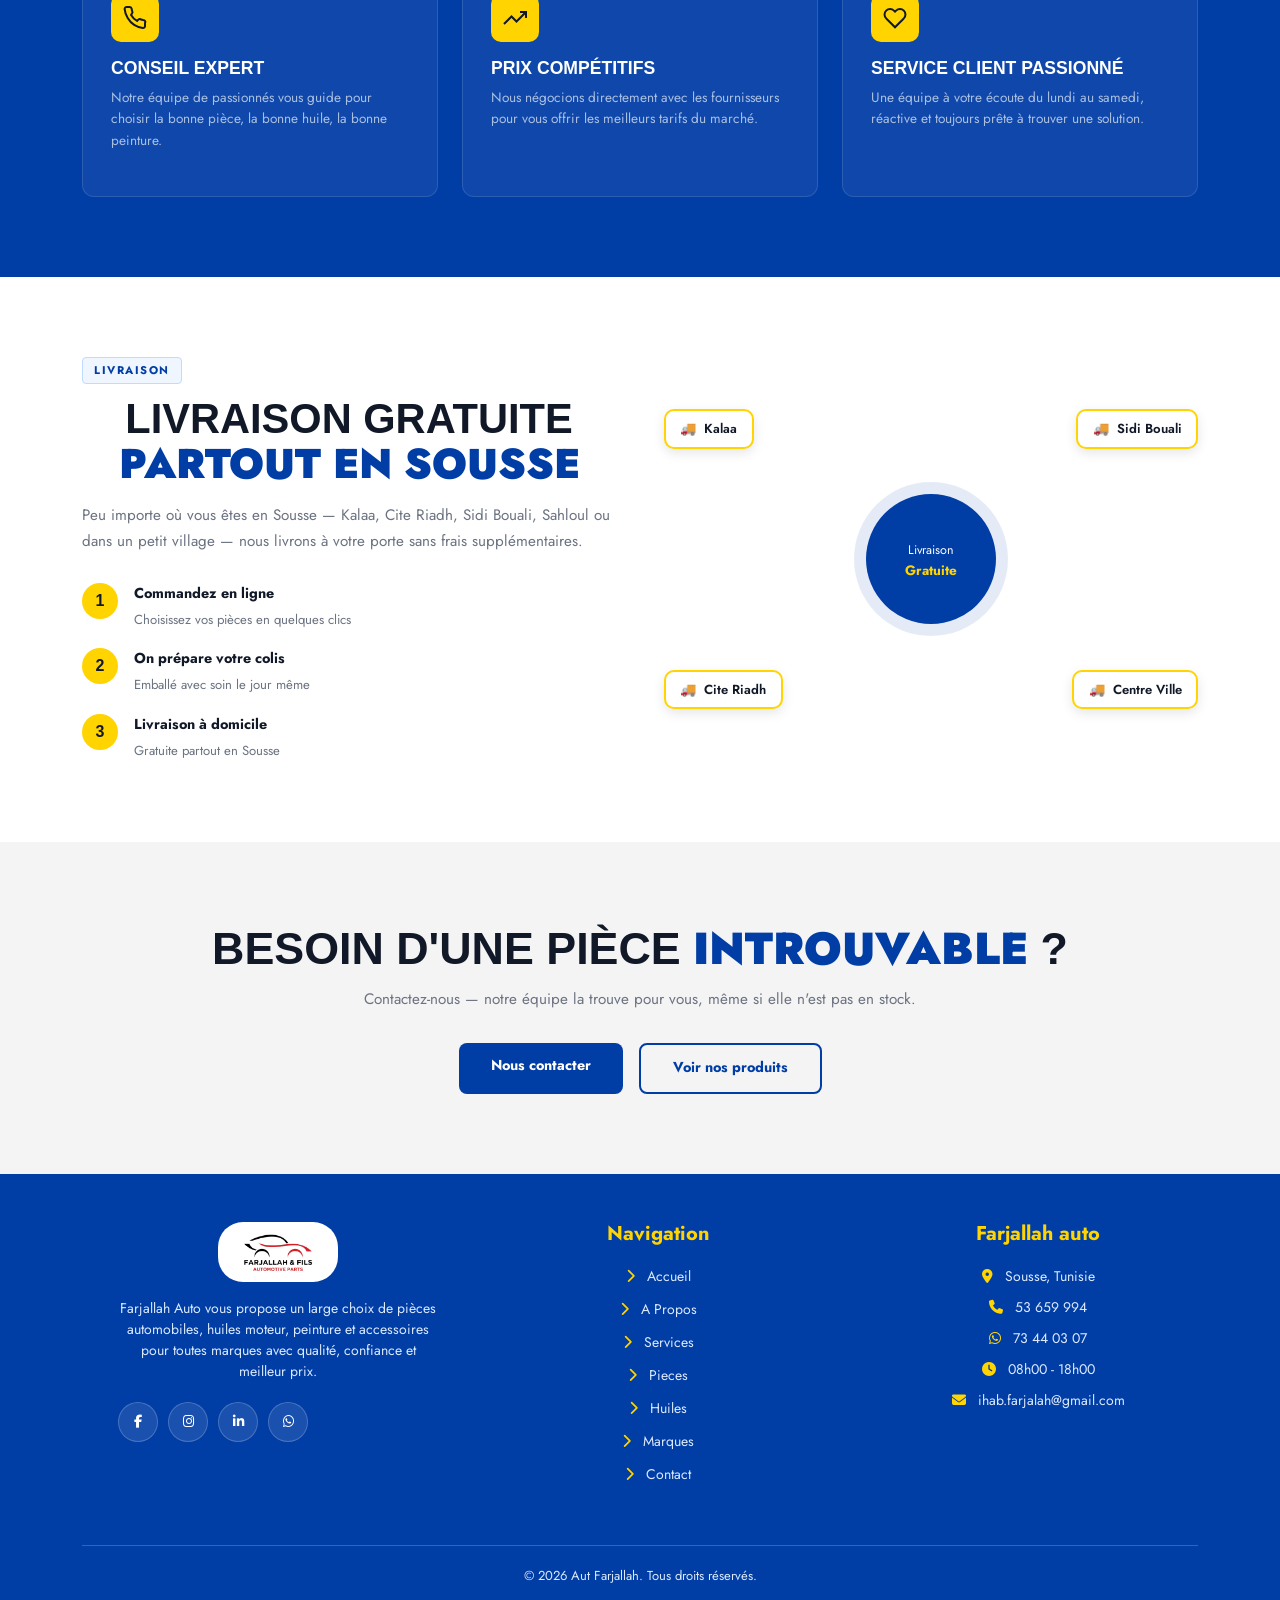
<file: about.html>
<!DOCTYPE html>
<html lang="fr">
<head>
  <meta charset="UTF-8"/>
  <meta name="viewport" content="width=device-width, initial-scale=1.0"/>
  <title>À Propos – Farkjalahb Pièces Auto</title>
  <link rel="preconnect" href="https://fonts.googleapis.com">
    <link rel="preconnect" href="https://fonts.gstatic.com" crossorigin>
    <link href="https://fonts.googleapis.com/css2?family=Cormorant+Garamond:ital,wght@0,300;0,400;0,600;1,300;1,400&family=Jost:wght@300;400;500&display=swap" rel="stylesheet">

    <!-- Bootstrap -->
    <link rel="stylesheet" href="https://cdn.jsdelivr.net/npm/bootstrap@5.3.3/dist/css/bootstrap.min.css">

    <!-- Bootstrap Icons -->
    <link rel="stylesheet" href="https://cdn.jsdelivr.net/npm/bootstrap-icons@1.11.3/font/bootstrap-icons.min.css">

    <!-- CSS -->
    <link rel="stylesheet" href="css/style.css">
    <link rel="stylesheet" href="css/about.css">

    <!-- Font Awesome (important pour hamburger + dropdown icon) -->
    <link rel="stylesheet" href="https://cdnjs.cloudflare.com/ajax/libs/font-awesome/6.6.0/css/all.min.css">
</head>
<body>

  <!-- NAV -->
<header>
  <div class="top-bar">
  <div class="container d-flex justify-content-between align-items-center flex-wrap">

    <!-- LEFT -->
    <div class="top-left">
      <span class="livraison"><i class="bi bi-truck livraison"></i> Livraison gratuite dès 150 DT d'achat</span>

      <span><i class="bi bi-geo-alt"></i> Région Sousse</span>

      <span><i class="bi bi-envelope"></i> ihab.farjallah@gmail.com</span>

      <span><i class="bi bi-telephone"></i> +216 53 659 994</span>

      <span>
        <i class="bi bi-whatsapp"></i> WhatsApp
      </span>
    </div>

    <!-- RIGHT -->
    <div class="top-right">
      <a href="#"><i class="bi bi-facebook"></i></a>
      <a href="#"><i class="bi bi-instagram"></i></a>
      <a href="https://wa.me/21653659994"><i class="bi bi-whatsapp"></i></a>
    </div>

  </div>
</div>
    <nav class="navbar">

        <div class="logo">
         <img src="images/ihab-new (2).png" class="img-ihab" alt="logo">
          <span>
  <span class="farjallah">Farjallah</span>
  <span class="auto">Auto</span>
</span>
        </div>

        <ul class="nav-links">
            <li><a href="index.html">Accueil</a></li>
            <li><a href="about.html">À propos</a></li>

            <li class="dropdown">
                <a href="#">Pièces <i class="fa fa-chevron-down"></i></a>

                <ul class="dropdown-menu">
                    <li><a href="piece.html">Freinage</a></li>
                    <li><a href="piece.html">Embrayage</a></li>
                    <li><a href="piece.html">Suspension</a></li>
                    <li><a href="piece.html">Carburant</a></li>
                </ul>
            </li>

            <li><a href="huile.html">Huile & Filtres</a></li>
           <li><a href="services.html">Services</a></li>
            <li><a href="contact.html">Contact</a></li>
        </ul>

        <div class="menu-toggle">
            <i class="fa-solid fa-bars"></i>
        </div>
<div class="header-btn">
    <a href="https://wa.me/21600000000" class="theme-btn">
        Discutez sur WhatsApp 
        <i class="fa-solid fa-arrow-right"></i>
    </a>
</div>
    </nav>
    
</header>
 

  <!-- HERO -->
   <section class="hero-about">
 
    <!-- Formes de fond -->
    <div class="hero-bg-shapes" aria-hidden="true">
      <div class="hero-shape hero-shape-1"></div>
      <div class="hero-shape hero-shape-2"></div>
      <div class="hero-shape hero-shape-3"></div>
    </div>
 
    <!-- Engrenage décoratif -->
    <div class="hero-gear-icon" aria-hidden="true">
      <i class="ti ti-settings"></i>
    </div>
 
    <!-- Contenu -->
    <div class="hero-inner">
 
      <!-- Badge localisation -->
      <div class="hero-badge">
        <i class="ti ti-map-pin" aria-hidden="true"></i>
        Hammam Sousse, Tunisie
      </div>
 
      <!-- Titre principal -->
      <h1 class="hero-title">
        Farjallah <em>Auto</em>
      </h1>
 
      <!-- Ligne spécialité -->
      <div class="hero-location">
        <i class="ti ti-engine" aria-hidden="true"></i>
        Votre spécialiste en pièces automobiles
      </div>
 
      <!-- Sous-titre -->
      <p class="hero-sub">
        Peintures, huiles moteur, filtres, et toutes les pièces introuvables —
        on les trouve pour vous. Service rapide, qualité garantie, prix compétitifs.
      </p>
 
      <!-- Tags produits -->
      <div class="hero-tags">
        <span class="hero-tag">
          <i class="ti ti-droplet" aria-hidden="true"></i>Huiles moteur
        </span>
        <span class="hero-tag">
          <i class="ti ti-palette" aria-hidden="true"></i>Peintures auto
        </span>
        <span class="hero-tag">
          <i class="ti ti-filter" aria-hidden="true"></i>Filtres
        </span>
        <span class="hero-tag">
          <i class="ti ti-tool" aria-hidden="true"></i>Pièces rares
        </span>
        <span class="hero-tag">
          <i class="ti ti-truck-delivery" aria-hidden="true"></i>Livraison rapide
        </span>
      </div>
 
      <!-- Boutons d'action -->
      <div class="hero-actions">
        <a href="#notre-histoire" class="btn-hero-primary">
          <i class="ti ti-car" aria-hidden="true"></i>
          Découvrir notre histoire
        </a>
        <a href="#contact" class="btn-hero-secondary">
          <i class="ti ti-phone" aria-hidden="true"></i>
          Nous contacter
        </a>
      </div>
 
    </div><!-- /hero-inner -->
 
    <!-- Cartes statistiques (desktop uniquement) -->
    <div class="hero-stats" aria-label="Chiffres clés">
      <div class="hero-stat-card">
        <div class="hero-stat-num">10+</div>
        <div class="hero-stat-label">Ans d'expérience</div>
      </div>
      <div class="hero-stat-card">
        <div class="hero-stat-num">5 000+</div>
        <div class="hero-stat-label">Références en stock</div>
      </div>
      <div class="hero-stat-card">
        <div class="hero-stat-num">100%</div>
        <div class="hero-stat-label">Satisfaction client</div>
      </div>
    </div>
 
    <!-- Séparateur bas -->
    <div class="hero-divider" aria-hidden="true"></div>
 
  </section>
 
 
  <!-- ════════════════════════════════════════
       SECTION NOTRE HISTOIRE (exemple)
       Vous pouvez remplacer ce contenu
  ════════════════════════════════════════ -->
  <section id="notre-histoire" style="
    font-family: 'Inter', sans-serif;
    padding: 5rem 1.5rem;
    max-width: 800px;
    margin: 0 auto;
    text-align: center;
    color: #1a1a1a;
  ">
    <p style="font-size:13px; font-weight:700; letter-spacing:0.08em; text-transform:uppercase; color:#003087; margin-bottom:0.6rem;">
      À propos
    </p>
    <h2 style="font-size:clamp(1.6rem,4vw,2.4rem); font-weight:700; color:#003087; margin-bottom:1rem;">
      Notre histoire
    </h2>
    <p style="font-size:1.05rem; line-height:1.8; color:#444; max-width:620px; margin:0 auto;">
      Depuis plus de 30 ans, Farjallah Auto est votre référence en pièces automobiles
      à Hammam Sousse. Fondée sur la passion du métier et le souci du service,
      notre boutique propose des milliers de références pour toutes les marques —
      des pièces courantes aux plus introuvables.
    </p>
  </section>
 
  <!-- ════════════════════════════════════════
       SECTION CONTACT (exemple)
  ════════════════════════════════════════ -->
  <section id="contact" style="
    font-family: 'Inter', sans-serif;
    background: #003087;
    color: #fff;
    padding: 4rem 1.5rem;
    text-align: center;
  ">
    <h2 style="font-size:clamp(1.4rem,3.5vw,2rem); font-weight:700; margin-bottom:0.8rem;">
      Contactez-nous
    </h2>
    <p style="color:rgba(255,255,255,0.78); margin-bottom:1.5rem;">
      Hammam Sousse, Tunisie &nbsp;•&nbsp; Ouvert du lundi au samedi
    </p>
    <a href="contact.html" style="
      display:inline-flex; align-items:center; gap:8px;
      background:#FFD700; color:#003087;
      font-weight:700; font-size:15px;
      padding:13px 28px; border-radius:8px;
      text-decoration:none;
    ">
      <i class="ti ti-phone" aria-hidden="true"></i>
      Appeler maintenant
    </a>
  </section>
 

  <!-- STATS -->
  <section class="stats-bar">
    <div class="container">
      <div class="row g-0">
        <div class="col-6 col-md-3">
          <div class="stat-item">
            <span class="stat-num" data-target="12000">0</span><span class="stat-plus">+</span>
            <span class="stat-label">Pièces en stock</span>
          </div>
        </div>
        <div class="col-6 col-md-3">
          <div class="stat-item">
            <span class="stat-num" data-target="8">0</span><span class="stat-plus">+</span>
            <span class="stat-label">Années d'expérience</span>
          </div>
        </div>
        <div class="col-6 col-md-3">
          <div class="stat-item">
            <span class="stat-num" data-target="5000">0</span><span class="stat-plus">+</span>
            <span class="stat-label">Clients satisfaits</span>
          </div>
        </div>
        <div class="col-6 col-md-3">
          <div class="stat-item border-0">
            <span class="stat-num" data-target="100">0</span><span class="stat-plus">%</span>
            <span class="stat-label">Livraison gratuite CH</span>
          </div>
        </div>
      </div>
    </div>
  </section>

  <!-- NOTRE HISTOIRE -->
  <section class="section-histoire" id="notre-histoire">
    <div class="container">
      <div class="row align-items-center g-5">

        <div class="col-lg-6 anim-left">
          <span class="section-tag">Notre Histoire</span>
          <h2 class="section-title">Passionnés de<br><em>l'automobile</em> depuis le début</h2>
          <p class="section-text">
            <strong>Farjallah Auto</strong> est née d'une passion profonde pour l'automobile et d'un constat simple : trouver la bonne pièce, au bon prix, rapidement, c'est souvent un casse-tête.
          </p>
          <p class="section-text">
            Nous avons créé une boutique qui rassemble tout ce dont vous avez besoin — des <strong>huiles moteur</strong> aux <strong>peintures carrosserie</strong>, des <strong>filtres</strong> aux pièces mécaniques les plus spécifiques. Et quand la pièce n'est pas en stock, notre équipe la recherche pour vous, partout en Europe.
          </p>
          <p class="section-text">
            Basés en <strong>Sousse</strong>, nous livrons gratuitement sur tout le territoire helvétique, avec rapidité et soin.
          </p>
        </div>

        <div class="col-lg-6 anim-right">
          <div class="histoire-visual">
            <div class="visual-card vc-main">
              <svg viewBox="0 0 80 80" fill="none" xmlns="http://www.w3.org/2000/svg" width="64" height="64">
                <rect width="80" height="80" rx="16" fill="#003DA5"/>
                <path d="M16 52l8-16 10 8 10-20 10 12 10-8" stroke="#FFD400" stroke-width="3" stroke-linecap="round" stroke-linejoin="round"/>
                <circle cx="56" cy="28" r="4" fill="#FFD400"/>
              </svg>
              <div>
                <strong style="color: white;">Fondée en 2016</strong>
                           </div>
            </div>
            <div class="visual-card vc-small vc-top">
              <svg viewBox="0 0 40 40" width="32" height="32" fill="none">
                <circle cx="20" cy="20" r="20" fill="#FFD400"/>
                <path d="M12 20l6 6 10-12" stroke="#111827" stroke-width="2.5" stroke-linecap="round" stroke-linejoin="round"/>
              </svg>
              <span style="color: white;">Pièces garanties d'origine</span>
            </div>
            <div class="visual-card vc-small vc-bottom">
              <svg viewBox="0 0 40 40" width="32" height="32" fill="none">
                <circle cx="20" cy="20" r="20" fill="#003DA5"/>
                <path d="M10 24l4-8 6 4 6-10 4 6" stroke="#FFD400" stroke-width="2" stroke-linecap="round" stroke-linejoin="round"/>
              </svg>
              <span class="" style="color: white;">Livraison 🇨🇭 gratuite</span>
            </div>
            <div class="visual-deco-circle"></div>
          </div>
        </div>

      </div>
    </div>
  </section>

  <!-- NOS PRODUITS -->
  <section class="section-produits">
    <div class="container">
      <div class="text-center mb-5 anim-up">
        <span class="section-tag">Ce que nous vendons</span>
        <h2 style="color: var(--yellow);" class="section-title">Nos <em>catégories</em> de produits</h2>
      </div>
      <div class="row g-4">

        <div class="col-sm-6 col-lg-3 anim-up" style="--delay:.0s">
          <div class="produit-card">
            <div class="produit-icon">
              <svg viewBox="0 0 48 48" fill="none" width="40" height="40">
                <rect x="16" y="6" width="16" height="36" rx="4" fill="#003DA5"/>
                <rect x="19" y="3" width="10" height="6" rx="2" fill="#FFD400"/>
                <rect x="18" y="16" width="12" height="3" rx="1.5" fill="#FFD400" opacity=".5"/>
                <text x="24" y="32" text-anchor="middle" fill="white" font-size="6" font-weight="bold" font-family="Inter">5W-40</text>
              </svg>
            </div>
            <h3>Huiles et Filtres</h3>
            <p>Toutes viscosités — 5W-30, 5W-40, 10W-40 et plus. Full synthèse, semi-synthèse, minérale.</p>
            <span class="produit-tag">Castrol · Total · Shell · Mannol</span>
          </div>
        </div>

        <div class="col-sm-6 col-lg-3 anim-up" style="--delay:.1s">
          <div class="produit-card">
            <div class="produit-icon">
              <svg viewBox="0 0 48 48" fill="none" width="40" height="40">
                <circle cx="24" cy="24" r="18" stroke="#003DA5" stroke-width="3"/>
                <circle cx="24" cy="24" r="10" fill="#003DA5"/>
                <circle cx="24" cy="24" r="4" fill="#FFD400"/>
                <rect x="22" y="6" width="4" height="8" rx="2" fill="#FFD400"/>
                <rect x="22" y="34" width="4" height="8" rx="2" fill="#FFD400"/>
              </svg>
            </div>
            <h3>Peintures</h3>
            <p>Peintures carrosserie toutes teintes, apprêts, vernis, polish et accessoires de préparation.</p>
            <span class="produit-tag">Toutes marques · Toutes couleurs</span>
          </div>
        </div>

       <div class="col-sm-6 col-lg-3 anim-up" style="--delay:.2s">
  <div class="produit-card">
    
    <div class="produit-icon">
      <svg viewBox="0 0 48 48" width="40" height="40" fill="none">

        <!-- engrenage / pièce auto -->
        <circle cx="24" cy="24" r="10" fill="#003DA5"/>
        <circle cx="24" cy="24" r="4" fill="#f4f4f4"/>

        <!-- dents (pièce mécanique) -->
        <rect x="23" y="4" width="2" height="6" fill="#FFD400"/>
        <rect x="23" y="38" width="2" height="6" fill="#FFD400"/>
        <rect x="4" y="23" width="6" height="2" fill="#FFD400"/>
        <rect x="38" y="23" width="6" height="2" fill="#FFD400"/>

        <!-- diagonales -->
        <rect x="10" y="10" width="5" height="2" transform="rotate(-45 10 10)" fill="#FFD400"/>
        <rect x="33" y="33" width="5" height="2" transform="rotate(-45 33 33)" fill="#FFD400"/>

      </svg>
    </div>

    <h3>Pièces auto</h3>
    <p>Large gamme de pièces automobiles pour tous véhicules : moteur, freinage, suspension et plus.</p>

    <span class="produit-tag">
      Moteur · Freinage · Suspension · Transmission
    </span>

  </div>
</div>

        <div class="col-sm-6 col-lg-3 anim-up" style="--delay:.3s">
          <div class="produit-card highlight">
            <div class="produit-icon">
              <svg viewBox="0 0 48 48" fill="none" width="40" height="40">
                <circle cx="24" cy="24" r="20" fill="#FFD400"/>
                <path d="M14 24l8 8 14-16" stroke="#111827" stroke-width="3" stroke-linecap="round" stroke-linejoin="round"/>
              </svg>
            </div>
            <h3>Pièce introuvable ?</h3>
            <p>Vous ne trouvez pas votre pièce ? On la cherche pour vous — partout en Tunisie. Délai rapide.</p>
            <span class="produit-tag">Service sur demande gratuit</span>
          </div>
        </div>

      </div>
    </div>
  </section>

  <!-- POURQUOI NOUS -->
  <section class="section-why">
    <div class="container">
      <div class="text-center mb-5 anim-up">
        <span class="section-tag white">Pourquoi nous choisir</span>
        <h2 class="section-title white">Nos <em>engagements</em></h2>
      </div>
      <div class="row g-4">
        <div class="col-md-6 col-lg-4 anim-up">
          <div class="why-card">
            <div class="why-icon">
              <svg viewBox="0 0 24 24" fill="none" stroke="currentColor" stroke-width="2" width="24" height="24">
                <rect x="1" y="3" width="15" height="13" rx="2"/><path d="M16 8h4l3 3v5h-7V8z"/><circle cx="5.5" cy="18.5" r="2.5"/><circle cx="18.5" cy="18.5" r="2.5"/>
              </svg>
            </div>
            <h4>Livraison gratuite en Sousse</h4>
            <p>Tous vos achats livrés gratuitement partout en Sousse, rapidement et en toute sécurité.</p>
          </div>
        </div>
        <div class="col-md-6 col-lg-4 anim-up" style="--delay:.1s">
          <div class="why-card">
            <div class="why-icon">
              <svg viewBox="0 0 24 24" fill="none" stroke="currentColor" stroke-width="2" width="24" height="24">
                <path d="M12 22s8-4 8-10V5l-8-3-8 3v7c0 6 8 10 8 10z"/>
              </svg>
            </div>
            <h4>Produits 100% authentiques</h4>
            <p>Nous ne vendons que des pièces d'origine ou équivalent de qualité. Zéro contrefaçon.</p>
          </div>
        </div>
        <div class="col-md-6 col-lg-4 anim-up" style="--delay:.2s">
          <div class="why-card">
            <div class="why-icon">
              <svg viewBox="0 0 24 24" fill="none" stroke="currentColor" stroke-width="2" width="24" height="24">
                <circle cx="11" cy="11" r="8"/><path d="M21 21l-4.35-4.35"/>
              </svg>
            </div>
            <h4>On cherche la pièce pour vous</h4>
            <p>Pièce rare ou ancienne ? Notre équipe la localise partout en Tunisie sans frais supplémentaires.</p>
          </div>
        </div>
        <div class="col-md-6 col-lg-4 anim-up" style="--delay:.3s">
          <div class="why-card">
            <div class="why-icon">
              <svg viewBox="0 0 24 24" fill="none" stroke="currentColor" stroke-width="2" width="24" height="24">
                <path d="M22 16.92v3a2 2 0 0 1-2.18 2 19.79 19.79 0 0 1-8.63-3.07A19.5 19.5 0 0 1 4.71 12 19.79 19.79 0 0 1 1.65 3.18 2 2 0 0 1 3.62 1h3a2 2 0 0 1 2 1.72c.127.96.361 1.903.7 2.81a2 2 0 0 1-.45 2.11L8.09 8.91a16 16 0 0 0 6 6l1.27-1.27a2 2 0 0 1 2.11-.45c.907.339 1.85.573 2.81.7A2 2 0 0 1 22 16.92z"/>
              </svg>
            </div>
            <h4>Conseil expert</h4>
            <p>Notre équipe de passionnés vous guide pour choisir la bonne pièce, la bonne huile, la bonne peinture.</p>
          </div>
        </div>
        <div class="col-md-6 col-lg-4 anim-up" style="--delay:.4s">
          <div class="why-card">
            <div class="why-icon">
              <svg viewBox="0 0 24 24" fill="none" stroke="currentColor" stroke-width="2" width="24" height="24">
                <polyline points="23 6 13.5 15.5 8.5 10.5 1 18"/><polyline points="17 6 23 6 23 12"/>
              </svg>
            </div>
            <h4>Prix compétitifs</h4>
            <p>Nous négocions directement avec les fournisseurs pour vous offrir les meilleurs tarifs du marché.</p>
          </div>
        </div>
        <div class="col-md-6 col-lg-4 anim-up" style="--delay:.5s">
          <div class="why-card">
            <div class="why-icon">
              <svg viewBox="0 0 24 24" fill="none" stroke="currentColor" stroke-width="2" width="24" height="24">
                <path d="M20.84 4.61a5.5 5.5 0 0 0-7.78 0L12 5.67l-1.06-1.06a5.5 5.5 0 0 0-7.78 7.78l1.06 1.06L12 21.23l7.78-7.78 1.06-1.06a5.5 5.5 0 0 0 0-7.78z"/>
              </svg>
            </div>
            <h4>Service client passionné</h4>
            <p>Une équipe à votre écoute du lundi au samedi, réactive et toujours prête à trouver une solution.</p>
          </div>
        </div>
      </div>
    </div>
  </section>

  <!-- LIVRAISON SUISSE -->
  <section class="section-livraison">
    <div class="container">
      <div class="row align-items-center g-5">
        <div class="col-lg-6 anim-left">
          <span class="section-tag">Livraison</span>
          <h2 class="section-title">Livraison gratuite<br><em>partout en Sousse</em></h2>
          <p class="section-text">Peu importe où vous êtes en Sousse — Kalaa, Cite Riadh, Sidi Bouali, Sahloul ou dans un petit village — nous livrons à votre porte sans frais supplémentaires.</p>
          <div class="livraison-steps">
            <div class="lstep">
              <div class="lstep-num">1</div>
              <div><strong>Commandez en ligne</strong><span>Choisissez vos pièces en quelques clics</span></div>
            </div>
            <div class="lstep">
              <div class="lstep-num">2</div>
              <div><strong>On prépare votre colis</strong><span>Emballé avec soin le jour même</span></div>
            </div>
            <div class="lstep">
              <div class="lstep-num">3</div>
              <div><strong>Livraison à domicile</strong><span>Gratuite partout en Sousse</span></div>
            </div>
          </div>
        </div>
        <div class="col-lg-6 anim-right">
          <div class="livraison-visual">
            <div class="lv-badge lv-b1">
              <strong>🚚</strong>
              <span>Kalaa</span>
            </div>
            <div class="lv-badge lv-b2">
              <strong>🚚</strong>
              <span>Sidi Bouali</span>
            </div>
            <div class="lv-badge lv-b3">
              <strong>🚚</strong>
              <span>Cite Riadh</span>
            </div>
            <div class="lv-badge lv-b4">
              <strong>🚚</strong>
              <span>Centre Ville</span>
            </div>
            <div class="lv-center">
              <div class="lv-logo"></div>
              <span>Livraison<br><strong>Gratuite</strong></span>
            </div>
          </div>
        </div>
      </div>
    </div>
  </section>

  <!-- CTA -->
  <section class="section-cta">
    <div class="container text-center anim-up">
      <h2>Besoin d'une pièce <em>introuvable</em> ?</h2>
      <p>Contactez-nous — notre équipe la trouve pour vous, même si elle n'est pas en stock.</p>
      <div class="cta-btns">
        <a href="#" class="btn-cta-primary">Nous contacter</a>
        <a href="#" class="btn-cta-outline">Voir nos produits</a>
      </div>
    </div>
  </section>
    <!-- FOOTER -->
  <footer class="footer-section py-5">

  <div class="container">

    <div class="row g-4">

      <!-- COL 1 -->
      <div class="col-md-4 ps-5">

        <img src="/images/logo-ihab.jpg" class="footer-logo mb-3">

        <p class="footer-text">
        Farjallah Auto vous propose un large choix de pièces automobiles, huiles moteur, 
        peinture et accessoires pour toutes marques avec qualité, confiance et meilleur prix.
        </p>
   <div class="footer-social">
          <a href="#" class="social-btn"><i class="fab fa-facebook-f"></i></a>
          <a href="#" class="social-btn"><i class="fab fa-instagram"></i></a>
          <a href="#" class="social-btn"><i class="fab fa-linkedin-in"></i></a>
          <a href="#" class="social-btn"><i class="fab fa-whatsapp"></i></a>
        </div>
      </div>

      <!-- COL 2 -->
      <div class="col-md-4 ps-5">

        <h5 class="footer-title">Navigation</h5>
<ul class="footer-navigation">
  <li>
        <a class="footer-text">
         <i class="fas fa-chevron-right"></i>
    Accueil
        </a>
</li>
<li>
        <a class="footer-text">
        <i class="fas fa-chevron-right"></i>
        A Propos
        </a>
</li>
<li>
        <a class="footer-text">
       <i class="fas fa-chevron-right"></i>
        Services
        <a>
          </li>
<li>
        <a href="piece.html" class="footer-text">
       <i class="fas fa-chevron-right"></i>
       Pieces
        </a>
        </li>
        <li>
        <a href="huile.html" class="footer-text">
       <i class="fas fa-chevron-right"></i>
       Huiles
        </a>
        </li>
          <li>
        <a class="footer-text">
       <i class="fas fa-chevron-right"></i>
       Marques
        </a>
        </li>
<li>
        <a href="contact.html" class="footer-text">
                <i class="fas fa-chevron-right"></i>
      Contact
        </a>
        </li>
</ul>
      </div>

      <!-- COL 3 -->
      <div class="col-md-4 ps-5">

        <h5 class="footer-title"> Farjallah auto</h5>

        <p class="footer-text">
          <i class="fa fa-map-marker-alt"></i>
          Sousse, Tunisie
        </p>
<a href="" class="footer-text">
        <p class="footer-text">
          <i class="fa fa-phone" ></i>
         53 659 994
        </p></a>
        <a href="https://wa.me/21653659994" class="footer-text">
 <p class="footer-text">
          <i class="fa-brands fa-whatsapp"></i>
         73 44 03 07
        </p></a>
        <p class="footer-text">
          <i class="fa fa-clock"></i>
          08h00 - 18h00
        </p>

        <p class="footer-text">
          <i class="fa fa-envelope"></i>
          ihab.farjalah@gmail.com
        </p>  
        

      </div>

    </div>

    <!-- BOTTOM -->
    <div class="text-center mt-5 footer-bottom">
      © 2026 Aut Farjallah. Tous droits réservés.
    </div>

  </div>

</footer>

  <script src="https://cdn.jsdelivr.net/npm/bootstrap@5.3.3/dist/js/bootstrap.bundle.min.js"></script>
  <script src="js/about.js"></script>
  <script src="js/navbar.js"></script>
  <a href="https://wa.me/21653659994" class="whatsapp-btn" target="_blank">
  <i class="bi bi-whatsapp"></i>
</a>
</body>
</html>
</file>
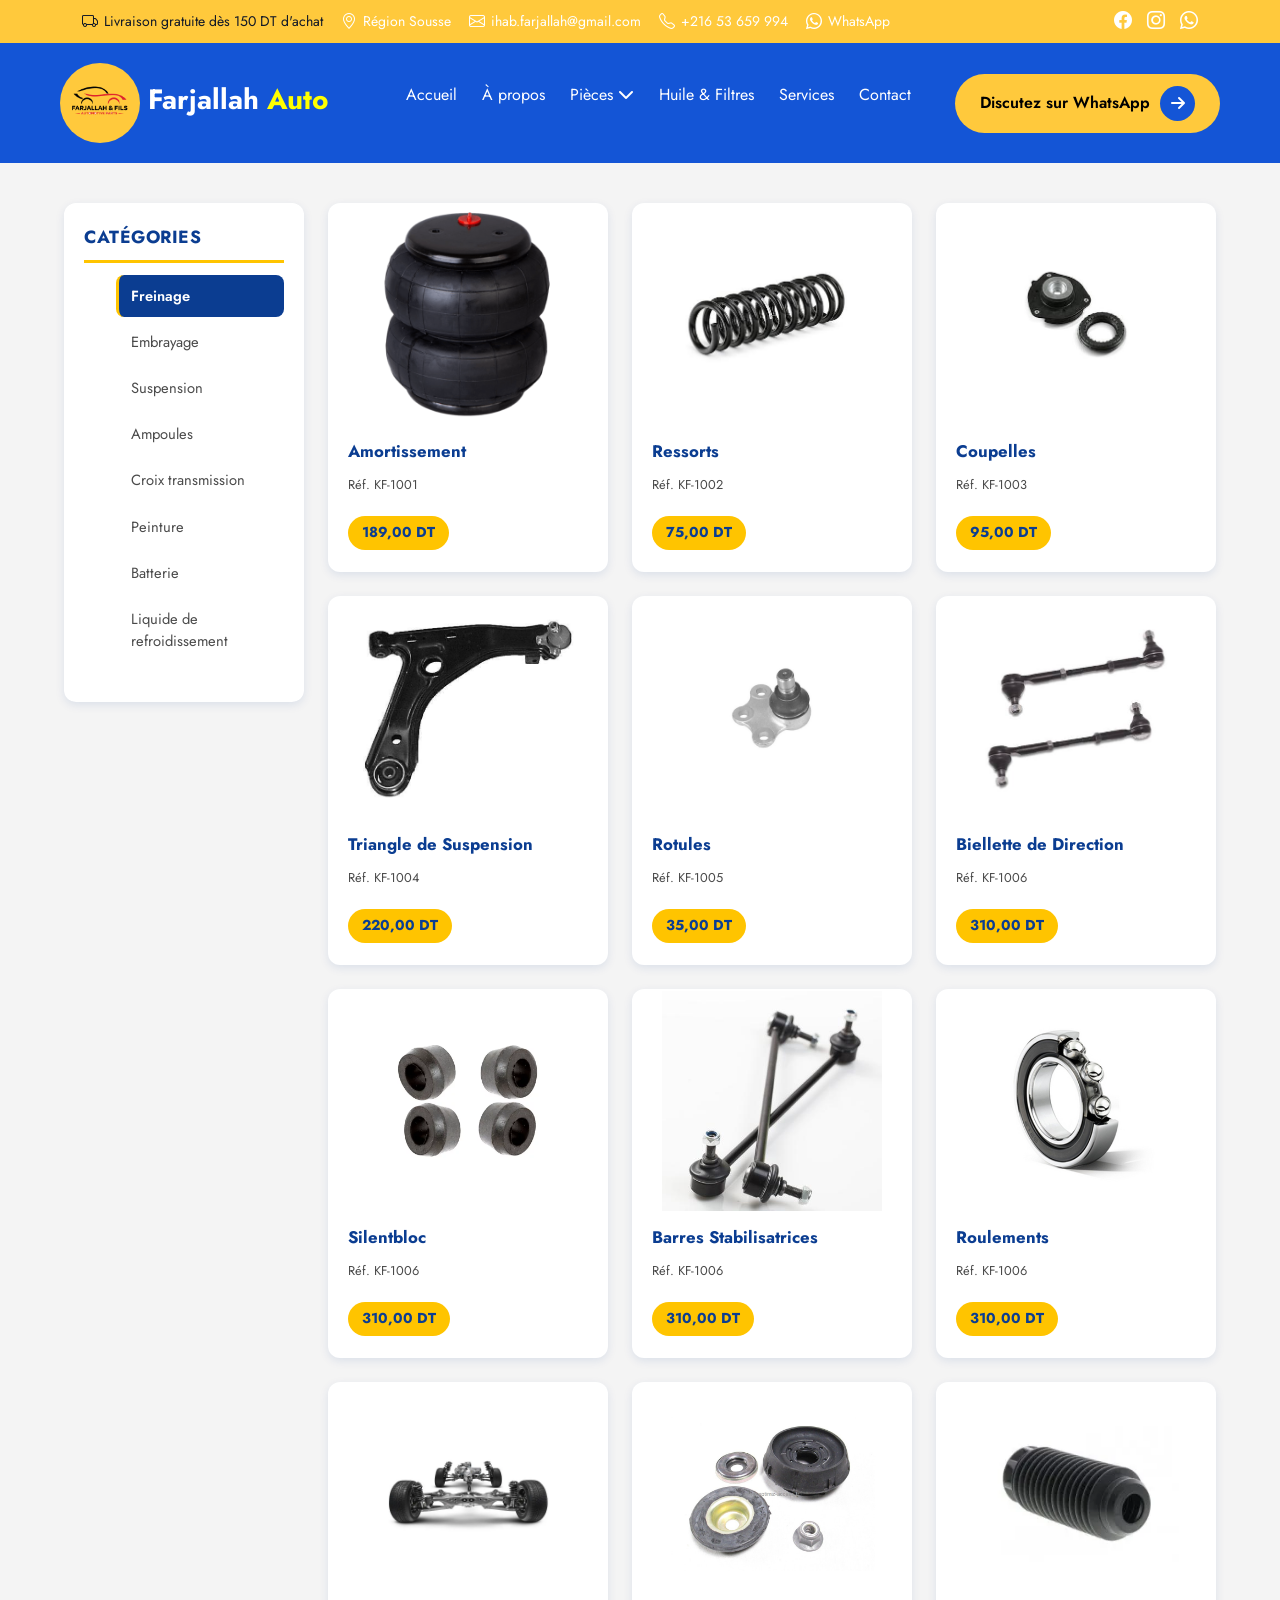
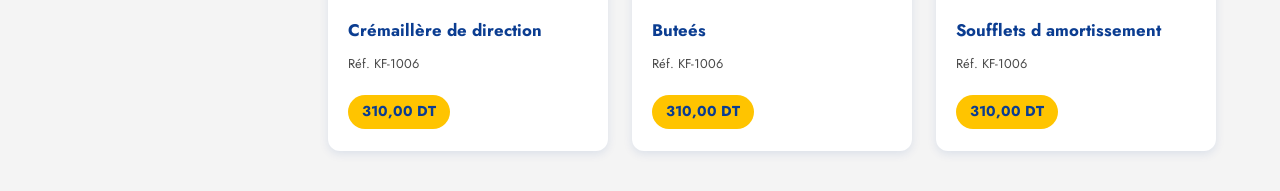
<file: amortisseur.html>
<!DOCTYPE html>
<html lang="fr">

<head>
    <meta charset="UTF-8">
    <meta name="viewport" content="width=device-width, initial-scale=1.0">
    <title>Farjallah Auto</title>

    <!-- Google Fonts -->
    <link rel="preconnect" href="https://fonts.googleapis.com">
    <link rel="preconnect" href="https://fonts.gstatic.com" crossorigin>
    <link href="https://fonts.googleapis.com/css2?family=Cormorant+Garamond:ital,wght@0,300;0,400;0,600;1,300;1,400&family=Jost:wght@300;400;500&display=swap" rel="stylesheet">

    <!-- Bootstrap -->
    <link rel="stylesheet" href="https://cdn.jsdelivr.net/npm/bootstrap@5.3.3/dist/css/bootstrap.min.css">
<link rel="stylesheet" href="https://cdnjs.cloudflare.com/ajax/libs/font-awesome/6.5.2/css/all.min.css">
    <!-- Bootstrap Icons -->
    <link rel="stylesheet" href="https://cdn.jsdelivr.net/npm/bootstrap-icons@1.11.3/font/bootstrap-icons.min.css">

    <!-- CSS -->
      <link rel="stylesheet" href="css/kitfreinage.css">
    <link rel="stylesheet" href="css/style.css">

    <!-- Font Awesome (important pour hamburger + dropdown icon) -->
    <link rel="stylesheet" href="https://cdnjs.cloudflare.com/ajax/libs/font-awesome/6.6.0/css/all.min.css">
</head>

<body>
<header>
  <div class="top-bar">
  <div class="container d-flex justify-content-between align-items-center flex-wrap">

    <!-- LEFT -->
    <div class="top-left">
      <span class="livraison"><i class="bi bi-truck livraison"></i> Livraison gratuite dès 150 DT d'achat</span>

      <span><i class="bi bi-geo-alt"></i> Région Sousse</span>

      <span><i class="bi bi-envelope"></i> ihab.farjallah@gmail.com</span>

      <span><i class="bi bi-telephone"></i> +216 53 659 994</span>

      <span>
        <i class="bi bi-whatsapp"></i> WhatsApp
      </span>
    </div>

    <!-- RIGHT -->
    <div class="top-right">
      <a href="#"><i class="bi bi-facebook"></i></a>
      <a href="#"><i class="bi bi-instagram"></i></a>
      <a href="https://wa.me/21653659994"><i class="bi bi-whatsapp"></i></a>
    </div>

  </div>
</div>
    <nav class="navbar">

        <div class="logo">
         <img src="images/ihab-new (2).png" class="img-ihab img-fluide" alt="logo">
          <span>
  <span class="farjallah">Farjallah</span>
  <span class="auto">Auto</span>
</span>
        </div>

        <ul class="nav-links">
            <li><a href="index.html">Accueil</a></li>
            <li><a href="about.html">À propos</a></li>

            <li class="dropdown">
                <a href="#">Pièces <i class="fa fa-chevron-down"></i></a>

                <ul class="dropdown-menu">
                    <li><a href="piece.html">Freinage</a></li>
                    <li><a href="piece.html">Embrayage</a></li>
                    <li><a href="piece.html">Suspension</a></li>
                    <li><a href="piece.html">Carburant</a></li>
                </ul>
            </li>

            <li><a href="huile.html">Huile & Filtres</a></li>
           <li><a href="services.html">Services</a></li>
            <li><a href="contact.html">Contact</a></li>
        </ul>

        <div class="menu-toggle">
            <i class="fa-solid fa-bars"></i>
        </div>
       <div class="header-btn">
    <a href="https://wa.me/21653659994" class="theme-btn">
        Discutez sur WhatsApp 
        <i class="fa-solid fa-arrow-right"></i>
    </a>
</div>
    </nav>
    
</header>

  <!-- Bouton d'ouverture de la sidebar (mobile uniquement) -->
  <button class="sidebar-toggle" id="sidebarToggle" aria-expanded="false" aria-controls="sidebar">
    <i class="fa-solid fa-bars"></i> Catégories
  </button>

<section class="shop">
 <aside class="sidebar" id="sidebar">

        <h2>Catégories</h2>

        <ul>
            <li><a href="kitfreinage.html" class="active">Freinage</a></li>
            <li><a href="kitembrayage.html">Embrayage</a></li>
            <li><a href="amortisseur.html">Suspension</a></li>
                     <li><a href="ampoule.html">Ampoules</a></li>
            <li><a href="croix.html">Croix transmission</a></li>
            <li><a href="peinture.html">Peinture</a></li>
<li><a href="batterie.html">Batterie</a></li>
<li><a href="liquide.html">Liquide de refroidissement</a></li>
        </ul>

    </aside>

  <!-- Overlay pour fermer la sidebar en mobile -->
  <div class="sidebar-overlay" id="sidebarOverlay"></div>

  <main class="grid-container">

    <a href="#" class="product-card">
      <div class="img-wrap">
        <img src="images/amortissement-1.png" alt="Kit frein disque avant">
      </div>
      <div class="card-info ">
        <h2>Amortissement</h2>
        <p class="ref">Réf. KF-1001</p>
        <span class="price">189,00 DT</span>
      </div>
    </a>

    <a href="#" class="product-card">
      <div class="img-wrap">
        <img src="images/ressorts.jpg">
      </div>
      <div class="card-info">
        <h2>Ressorts</h2>
        <p class="ref">Réf. KF-1002</p>
        <span class="price">75,00 DT</span>
      </div>
    </a>

    <a href="#" class="product-card">
      <div class="img-wrap">
        <img src="images/coupelles.jpg" alt="Disque de frein ventilé">
      </div>
      <div class="card-info">
        <h2>Coupelles</h2>
        <p class="ref">Réf. KF-1003</p>
        <span class="price">95,00 DT</span>
      </div>
    </a>

    <a href="#" class="product-card">
      <div class="img-wrap">
        <img src="images/triangles-suspension.jpg" alt="Etrier de frein">
      </div>
      <div class="card-info">
        <h2>Triangle de Suspension</h2>
        <p class="ref">Réf. KF-1004</p>
        <span class="price">220,00 DT</span>
      </div>
    </a>

    <a href="#" class="product-card">
      <div class="img-wrap">
        <img src="images/rotules.jpg">
      </div>
      <div class="card-info">
        <h2>Rotules</h2>
        <p class="ref">Réf. KF-1005</p>
        <span class="price">35,00 DT</span>
      </div>
    </a>

    <a href="#" class="product-card">
      <div class="img-wrap">
        <img src="images/biellettes-direction.jpg" alt="Kit frein complet">
      </div>
      <div class="card-info">
        <h2>Biellette de Direction </h2>
        <p class="ref">Réf. KF-1006</p>
        <span class="price">310,00 DT</span>
      </div>
    </a>
      <a href="#" class="product-card">
      <div class="img-wrap">
        <img src="images/silentblocs.webp" alt="Kit frein complet">
      </div>
      <div class="card-info">
        <h2>Silentbloc</h2>
        <p class="ref">Réf. KF-1006</p>
        <span class="price">310,00 DT</span>
      </div>
    </a>
      <a href="#" class="product-card">
      <div class="img-wrap">
        <img src="images/barres-stabilisatrices.jpg" alt="Kit frein complet">
      </div>
      <div class="card-info">
        <h2> Barres Stabilisatrices</h2>
        <p class="ref">Réf. KF-1006</p>
        <span class="price">310,00 DT</span>
      </div>
    </a>
      <a href="#" class="product-card">
      <div class="img-wrap">
        <img src="images/roulements.jpg" alt="Kit frein complet">
      </div>
      <div class="card-info">
        <h2>Roulements</h2>
        <p class="ref">Réf. KF-1006</p>
        <span class="price">310,00 DT</span>
      </div>
    </a>
     <a href="#" class="product-card">
      <div class="img-wrap">
        <img src="images/Crémaillère-direction.webp" alt="Kit frein complet">
      </div>
      <div class="card-info">
        <h2>Crémaillère de direction</h2>
        <p class="ref">Réf. KF-1006</p>
        <span class="price">310,00 DT</span>
      </div>
    </a>
     <a href="#" class="product-card">
      <div class="img-wrap">
        <img src="images/Butées-amortisseur.jpg" alt="Kit frein complet">
      </div>
      <div class="card-info">
        <h2>Buteés</h2>
        <p class="ref">Réf. KF-1006</p>
        <span class="price">310,00 DT</span>
      </div>
    </a>
     <a href="#" class="product-card">
      <div class="img-wrap">
        <img src="images/Soufflets-amortisseur.webp" alt="Kit frein complet">
      </div>
      <div class="card-info">
        <h2>Soufflets d amortissement</h2>
        <p class="ref">Réf. KF-1006</p>
        <span class="price">310,00 DT</span>
      </div>
    </a>
    

  </main>
  </section>

  <script>
    (function () {
      var toggle = document.getElementById('sidebarToggle');
      var sidebar = document.getElementById('sidebar');
      var overlay = document.getElementById('sidebarOverlay');

      if (!toggle || !sidebar || !overlay) return;

      function openSidebar() {
        sidebar.classList.add('is-open');
        overlay.classList.add('is-visible');
        toggle.setAttribute('aria-expanded', 'true');
      }

      function closeSidebar() {
        sidebar.classList.remove('is-open');
        overlay.classList.remove('is-visible');
        toggle.setAttribute('aria-expanded', 'false');
      }

      toggle.addEventListener('click', function () {
        if (sidebar.classList.contains('is-open')) {
          closeSidebar();
        } else {
          openSidebar();
        }
      });

      overlay.addEventListener('click', closeSidebar);

      sidebar.querySelectorAll('a').forEach(function (link) {
        link.addEventListener('click', closeSidebar);
      });
    })();
  </script>

</body>
</html>
</file>
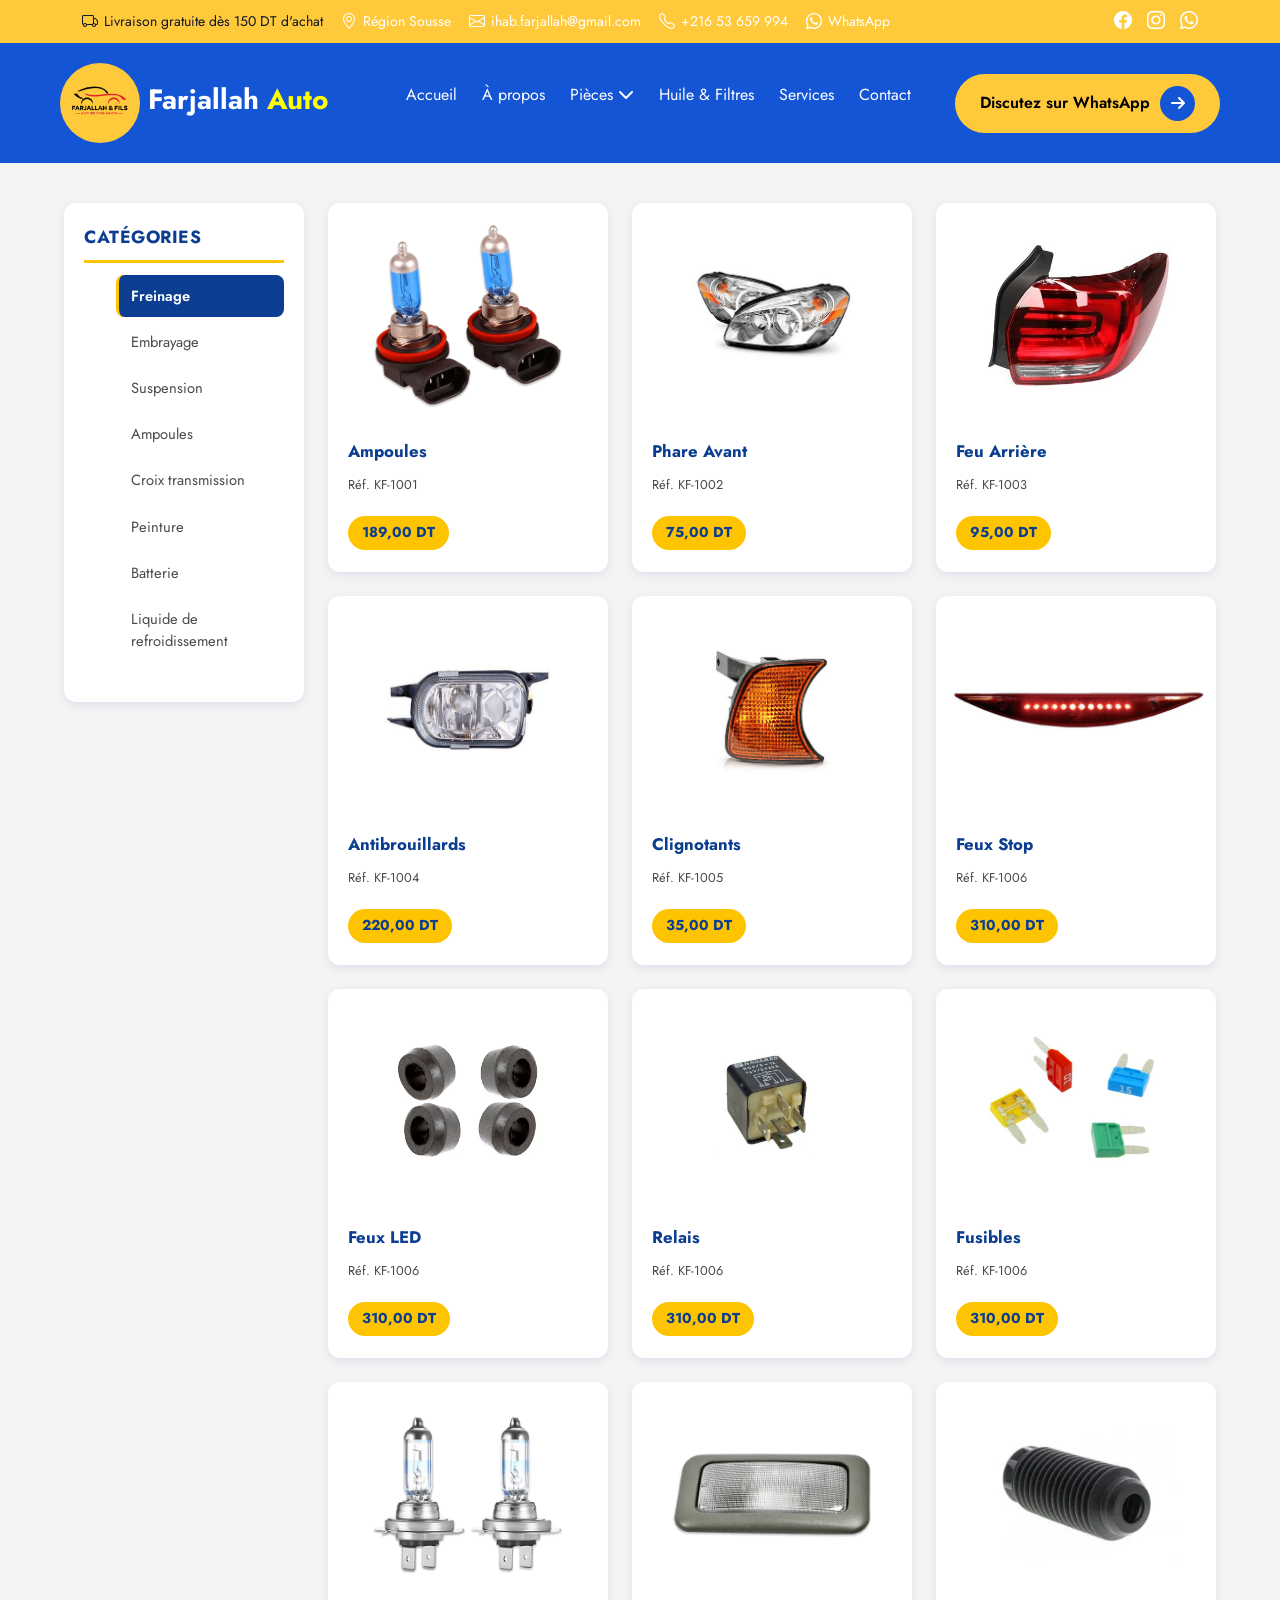
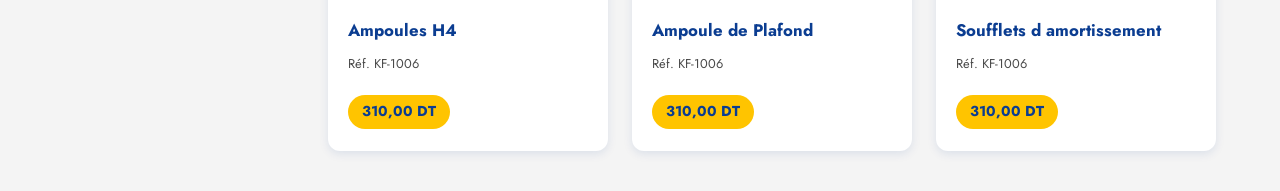
<file: ampoule.html>
<!DOCTYPE html>
<html lang="fr">

<head>
    <meta charset="UTF-8">
    <meta name="viewport" content="width=device-width, initial-scale=1.0">
    <title>Farjallah Auto</title>

    <!-- Google Fonts -->
    <link rel="preconnect" href="https://fonts.googleapis.com">
    <link rel="preconnect" href="https://fonts.gstatic.com" crossorigin>
    <link href="https://fonts.googleapis.com/css2?family=Cormorant+Garamond:ital,wght@0,300;0,400;0,600;1,300;1,400&family=Jost:wght@300;400;500&display=swap" rel="stylesheet">

    <!-- Bootstrap -->
    <link rel="stylesheet" href="https://cdn.jsdelivr.net/npm/bootstrap@5.3.3/dist/css/bootstrap.min.css">
<link rel="stylesheet" href="https://cdnjs.cloudflare.com/ajax/libs/font-awesome/6.5.2/css/all.min.css">
    <!-- Bootstrap Icons -->
    <link rel="stylesheet" href="https://cdn.jsdelivr.net/npm/bootstrap-icons@1.11.3/font/bootstrap-icons.min.css">

    <!-- CSS -->
      <link rel="stylesheet" href="css/kitfreinage.css">
    <link rel="stylesheet" href="css/style.css">

    <!-- Font Awesome (important pour hamburger + dropdown icon) -->
    <link rel="stylesheet" href="https://cdnjs.cloudflare.com/ajax/libs/font-awesome/6.6.0/css/all.min.css">
</head>

<body>
<header>
  <div class="top-bar">
  <div class="container d-flex justify-content-between align-items-center flex-wrap">

    <!-- LEFT -->
    <div class="top-left">
      <span class="livraison"><i class="bi bi-truck livraison"></i> Livraison gratuite dès 150 DT d'achat</span>

      <span><i class="bi bi-geo-alt"></i> Région Sousse</span>

      <span><i class="bi bi-envelope"></i> ihab.farjallah@gmail.com</span>

      <span><i class="bi bi-telephone"></i> +216 53 659 994</span>

      <span>
        <i class="bi bi-whatsapp"></i> WhatsApp
      </span>
    </div>

    <!-- RIGHT -->
    <div class="top-right">
      <a href="#"><i class="bi bi-facebook"></i></a>
      <a href="#"><i class="bi bi-instagram"></i></a>
      <a href="https://wa.me/21653659994"><i class="bi bi-whatsapp"></i></a>
    </div>

  </div>
</div>
    <nav class="navbar">

        <div class="logo">
         <img src="images/ihab-new (2).png" class="img-ihab img-fluide" alt="logo">
          <span>
  <span class="farjallah">Farjallah</span>
  <span class="auto">Auto</span>
</span>
        </div>

        <ul class="nav-links">
            <li><a href="index.html">Accueil</a></li>
            <li><a href="about.html">À propos</a></li>

            <li class="dropdown">
                <a href="#">Pièces <i class="fa fa-chevron-down"></i></a>

                <ul class="dropdown-menu">
                    <li><a href="piece.html">Freinage</a></li>
                    <li><a href="piece.html">Embrayage</a></li>
                    <li><a href="piece.html">Suspension</a></li>
                    <li><a href="piece.html">Carburant</a></li>
                </ul>
            </li>

            <li><a href="huile.html">Huile & Filtres</a></li>
           <li><a href="services.html">Services</a></li>
            <li><a href="contact.html">Contact</a></li>
        </ul>

        <div class="menu-toggle">
            <i class="fa-solid fa-bars"></i>
        </div>
       <div class="header-btn">
    <a href="https://wa.me/21653659994" class="theme-btn">
        Discutez sur WhatsApp 
        <i class="fa-solid fa-arrow-right"></i>
    </a>
</div>
    </nav>
    
</header>

  <!-- Bouton d'ouverture de la sidebar (mobile uniquement) -->
  <button class="sidebar-toggle" id="sidebarToggle" aria-expanded="false" aria-controls="sidebar">
    <i class="fa-solid fa-bars"></i> Catégories
  </button>

<section class="shop">
 <aside class="sidebar" id="sidebar">

        <h2>Catégories</h2>

        <ul>
            <li><a href="kitfreinage.html" class="active">Freinage</a></li>
            <li><a href="kitembrayage.html">Embrayage</a></li>
            <li><a href="amortisseur.html">Suspension</a></li>
               <li><a href="ampoule.html">Ampoules</a></li>
            <li><a href="croix.html">Croix transmission</a></li>
            <li><a href="peinture.html">Peinture</a></li>
<li><a href="batterie.html">Batterie</a></li>
<li><a href="liquide.html">Liquide de refroidissement</a></li>
        </ul>

    </aside>

  <!-- Overlay pour fermer la sidebar en mobile -->
  <div class="sidebar-overlay" id="sidebarOverlay"></div>

  <main class="grid-container">

    <a href="#" class="product-card">
      <div class="img-wrap">
        <img src="images/ampoule-1.png" alt="Kit frein disque avant">
      </div>
      <div class="card-info ">
        <h2>Ampoules</h2>
        <p class="ref">Réf. KF-1001</p>
        <span class="price">189,00 DT</span>
      </div>
    </a>

    <a href="#" class="product-card">
      <div class="img-wrap">
        <img src="images/phares-avant.jpg">
      </div>
      <div class="card-info">
        <h2>Phare Avant</h2>
        <p class="ref">Réf. KF-1002</p>
        <span class="price">75,00 DT</span>
      </div>
    </a>

    <a href="#" class="product-card">
      <div class="img-wrap">
        <img src="images/feux-arrière.jpg" alt="Disque de frein ventilé">
      </div>
      <div class="card-info">
        <h2>Feu Arrière</h2>
        <p class="ref">Réf. KF-1003</p>
        <span class="price">95,00 DT</span>
      </div>
    </a>

    <a href="#" class="product-card">
      <div class="img-wrap">
        <img src="images/antibrouillards.jpg" alt="Etrier de frein">
      </div>
      <div class="card-info">
        <h2>Antibrouillards</h2>
        <p class="ref">Réf. KF-1004</p>
        <span class="price">220,00 DT</span>
      </div>
    </a>

    <a href="#" class="product-card">
      <div class="img-wrap">
        <img src="images/clignotant.jpg">
      </div>
      <div class="card-info">
        <h2>Clignotants</h2>
        <p class="ref">Réf. KF-1005</p>
        <span class="price">35,00 DT</span>
      </div>
    </a>

    <a href="#" class="product-card">
      <div class="img-wrap">
        <img src="images/feux-stop.png" alt="Kit frein complet">
      </div>
      <div class="card-info">
        <h2>Feux Stop </h2>
        <p class="ref">Réf. KF-1006</p>
        <span class="price">310,00 DT</span>
      </div>
    </a>
      <a href="#" class="product-card">
      <div class="img-wrap">
        <img src="images/silentblocs.webp" alt="Kit frein complet">
      </div>
      <div class="card-info">
        <h2>Feux LED</h2>
        <p class="ref">Réf. KF-1006</p>
        <span class="price">310,00 DT</span>
      </div>
    </a>
      <a href="#" class="product-card">
      <div class="img-wrap">
        <img src="images/relais.jpg" alt="Kit frein complet">
      </div>
      <div class="card-info">
        <h2>Relais</h2>
        <p class="ref">Réf. KF-1006</p>
        <span class="price">310,00 DT</span>
      </div>
    </a>
      <a href="#" class="product-card">
      <div class="img-wrap">
        <img src="images/fusible.jpg" alt="Kit frein complet">
      </div>
      <div class="card-info">
        <h2>Fusibles</h2>
        <p class="ref">Réf. KF-1006</p>
        <span class="price">310,00 DT</span>
      </div>
    </a>
     <a href="#" class="product-card">
      <div class="img-wrap">
        <img src="images/ampoule-2.png" alt="Kit frein complet">
      </div>
      <div class="card-info">
        <h2>Ampoules H4</h2>
        <p class="ref">Réf. KF-1006</p>
        <span class="price">310,00 DT</span>
      </div>
    </a>
     <a href="#" class="product-card">
      <div class="img-wrap">
        <img src="images/ampoule-3.png" alt="Kit frein complet">
      </div>
      <div class="card-info">
        <h2>Ampoule de Plafond</h2>
        <p class="ref">Réf. KF-1006</p>
        <span class="price">310,00 DT</span>
      </div>
    </a>
     <a href="#" class="product-card">
      <div class="img-wrap">
        <img src="images/Soufflets-amortisseur.webp" alt="Kit frein complet">
      </div>
      <div class="card-info">
        <h2>Soufflets d amortissement</h2>
        <p class="ref">Réf. KF-1006</p>
        <span class="price">310,00 DT</span>
      </div>
    </a>
    

  </main>
  </section>

  <script>
    (function () {
      var toggle = document.getElementById('sidebarToggle');
      var sidebar = document.getElementById('sidebar');
      var overlay = document.getElementById('sidebarOverlay');

      if (!toggle || !sidebar || !overlay) return;

      function openSidebar() {
        sidebar.classList.add('is-open');
        overlay.classList.add('is-visible');
        toggle.setAttribute('aria-expanded', 'true');
      }

      function closeSidebar() {
        sidebar.classList.remove('is-open');
        overlay.classList.remove('is-visible');
        toggle.setAttribute('aria-expanded', 'false');
      }

      toggle.addEventListener('click', function () {
        if (sidebar.classList.contains('is-open')) {
          closeSidebar();
        } else {
          openSidebar();
        }
      });

      overlay.addEventListener('click', closeSidebar);

      sidebar.querySelectorAll('a').forEach(function (link) {
        link.addEventListener('click', closeSidebar);
      });
    })();
  </script>

</body>
</html>
</file>
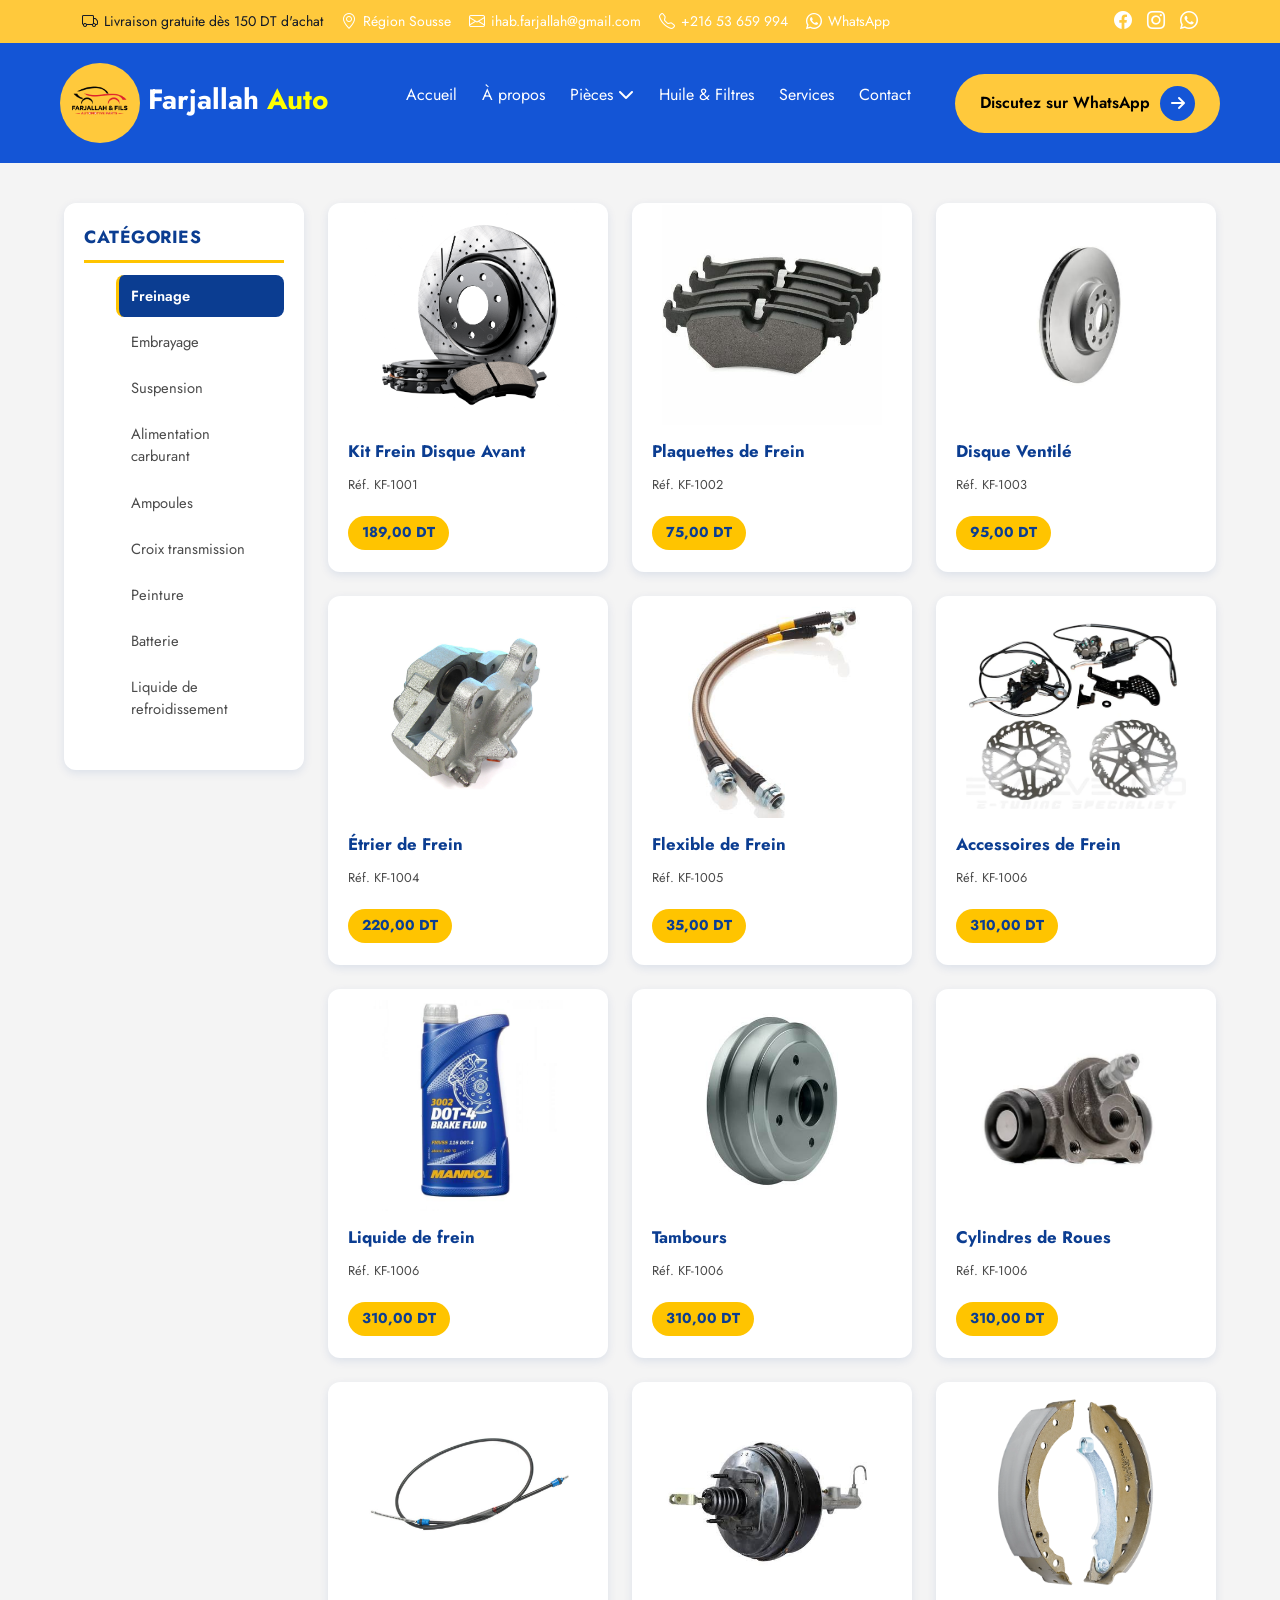
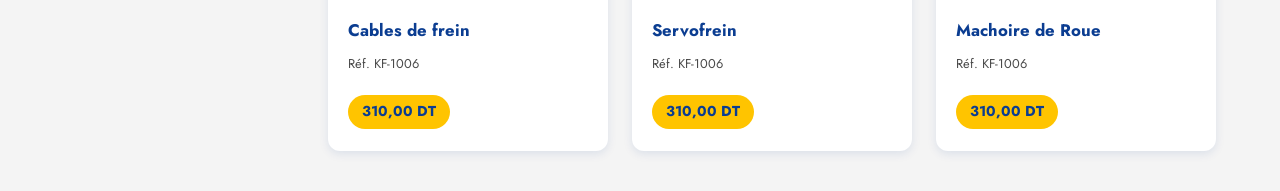
<file: batterie.html>
<!DOCTYPE html>
<html lang="fr">

<head>
    <meta charset="UTF-8">
    <meta name="viewport" content="width=device-width, initial-scale=1.0">
    <title>Farjallah Auto</title>

    <!-- Google Fonts -->
    <link rel="preconnect" href="https://fonts.googleapis.com">
    <link rel="preconnect" href="https://fonts.gstatic.com" crossorigin>
    <link href="https://fonts.googleapis.com/css2?family=Cormorant+Garamond:ital,wght@0,300;0,400;0,600;1,300;1,400&family=Jost:wght@300;400;500&display=swap" rel="stylesheet">

    <!-- Bootstrap -->
    <link rel="stylesheet" href="https://cdn.jsdelivr.net/npm/bootstrap@5.3.3/dist/css/bootstrap.min.css">
<link rel="stylesheet" href="https://cdnjs.cloudflare.com/ajax/libs/font-awesome/6.5.2/css/all.min.css">
    <!-- Bootstrap Icons -->
    <link rel="stylesheet" href="https://cdn.jsdelivr.net/npm/bootstrap-icons@1.11.3/font/bootstrap-icons.min.css">

    <!-- CSS -->
      <link rel="stylesheet" href="css/kitfreinage.css">
    <link rel="stylesheet" href="css/style.css">

    <!-- Font Awesome (important pour hamburger + dropdown icon) -->
    <link rel="stylesheet" href="https://cdnjs.cloudflare.com/ajax/libs/font-awesome/6.6.0/css/all.min.css">
</head>

<body>
<header>
  <div class="top-bar">
  <div class="container d-flex justify-content-between align-items-center flex-wrap">

    <!-- LEFT -->
    <div class="top-left">
      <span class="livraison"><i class="bi bi-truck livraison"></i> Livraison gratuite dès 150 DT d'achat</span>

      <span><i class="bi bi-geo-alt"></i> Région Sousse</span>

      <span><i class="bi bi-envelope"></i> ihab.farjallah@gmail.com</span>

      <span><i class="bi bi-telephone"></i> +216 53 659 994</span>

      <span>
        <i class="bi bi-whatsapp"></i> WhatsApp
      </span>
    </div>

    <!-- RIGHT -->
    <div class="top-right">
      <a href="#"><i class="bi bi-facebook"></i></a>
      <a href="#"><i class="bi bi-instagram"></i></a>
      <a href="https://wa.me/21653659994"><i class="bi bi-whatsapp"></i></a>
    </div>

  </div>
</div>
    <nav class="navbar">

        <div class="logo">
         <img src="images/ihab-new (2).png" class="img-ihab img-fluide" alt="logo">
          <span>
  <span class="farjallah">Farjallah</span>
  <span class="auto">Auto</span>
</span>
        </div>

        <ul class="nav-links">
            <li><a href="index.html">Accueil</a></li>
            <li><a href="about.html">À propos</a></li>

            <li class="dropdown">
                <a href="#">Pièces <i class="fa fa-chevron-down"></i></a>

                <ul class="dropdown-menu">
                    <li><a href="piece.html">Freinage</a></li>
                    <li><a href="piece.html">Embrayage</a></li>
                    <li><a href="piece.html">Suspension</a></li>
                    <li><a href="piece.html">Carburant</a></li>
                </ul>
            </li>

            <li><a href="huile.html">Huile & Filtres</a></li>
           <li><a href="services.html">Services</a></li>
            <li><a href="contact.html">Contact</a></li>
        </ul>

        <div class="menu-toggle">
            <i class="fa-solid fa-bars"></i>
        </div>
       <div class="header-btn">
    <a href="https://wa.me/21653659994" class="theme-btn">
        Discutez sur WhatsApp 
        <i class="fa-solid fa-arrow-right"></i>
    </a>
</div>
    </nav>
    
</header>

  <!-- Bouton d'ouverture de la sidebar (mobile uniquement) -->
  <button class="sidebar-toggle" id="sidebarToggle" aria-expanded="false" aria-controls="sidebar">
    <i class="fa-solid fa-bars"></i> Catégories
  </button>

<section class="shop">
 <aside class="sidebar" id="sidebar">

        <h2>Catégories</h2>

        <ul>
            <li><a href="kitfreinage.html" class="active">Freinage</a></li>
            <li><a href="kitembrayage.html">Embrayage</a></li>
            <li><a href="amortisseur.html">Suspension</a></li>
            <li><a href="alimentation.html">Alimentation carburant</a></li>
            <li><a href="ampoule.html">Ampoules</a></li>
            <li><a href="croix.html">Croix transmission</a></li>
            <li><a href="peinture.html">Peinture</a></li>
<li><a href="batterie.html">Batterie</a></li>
<li><a href="liquide.html">Liquide de refroidissement</a></li>
        </ul>

    </aside>

  <!-- Overlay pour fermer la sidebar en mobile -->
  <div class="sidebar-overlay" id="sidebarOverlay"></div>

  <main class="grid-container">

    <a href="#" class="product-card">
      <div class="img-wrap">
        <img src="images/disque-1.png" alt="Kit frein disque avant">
      </div>
      <div class="card-info ">
        <h2>Kit Frein Disque Avant</h2>
        <p class="ref">Réf. KF-1001</p>
        <span class="price">189,00 DT</span>
      </div>
    </a>

    <a href="#" class="product-card">
      <div class="img-wrap">
        <img src="images/plaquette.jpg">
      </div>
      <div class="card-info">
        <h2>Plaquettes de Frein</h2>
        <p class="ref">Réf. KF-1002</p>
        <span class="price">75,00 DT</span>
      </div>
    </a>

    <a href="#" class="product-card">
      <div class="img-wrap">
        <img src="images/ventile.jpg" alt="Disque de frein ventilé">
      </div>
      <div class="card-info">
        <h2>Disque Ventilé</h2>
        <p class="ref">Réf. KF-1003</p>
        <span class="price">95,00 DT</span>
      </div>
    </a>

    <a href="#" class="product-card">
      <div class="img-wrap">
        <img src="images/etirer-1.jpg" alt="Etrier de frein">
      </div>
      <div class="card-info">
        <h2>Étrier de Frein</h2>
        <p class="ref">Réf. KF-1004</p>
        <span class="price">220,00 DT</span>
      </div>
    </a>

    <a href="#" class="product-card">
      <div class="img-wrap">
        <img src="images/flexibles-frein.jpg">
      </div>
      <div class="card-info">
        <h2>Flexible de Frein</h2>
        <p class="ref">Réf. KF-1005</p>
        <span class="price">35,00 DT</span>
      </div>
    </a>

    <a href="#" class="product-card">
      <div class="img-wrap">
        <img src="images/accessoire-frein.webp" alt="Kit frein complet">
      </div>
      <div class="card-info">
        <h2>Accessoires de Frein </h2>
        <p class="ref">Réf. KF-1006</p>
        <span class="price">310,00 DT</span>
      </div>
    </a>
      <a href="#" class="product-card">
      <div class="img-wrap">
        <img src="images/liquide-frein.jpg" alt="Kit frein complet">
      </div>
      <div class="card-info">
        <h2>Liquide de frein </h2>
        <p class="ref">Réf. KF-1006</p>
        <span class="price">310,00 DT</span>
      </div>
    </a>
      <a href="#" class="product-card">
      <div class="img-wrap">
        <img src="images/tambour.jpg" alt="Kit frein complet">
      </div>
      <div class="card-info">
        <h2>Tambours </h2>
        <p class="ref">Réf. KF-1006</p>
        <span class="price">310,00 DT</span>
      </div>
    </a>
      <a href="#" class="product-card">
      <div class="img-wrap">
        <img src="images/cylidre-roue.jpg" alt="Kit frein complet">
      </div>
      <div class="card-info">
        <h2>Cylindres de Roues </h2>
        <p class="ref">Réf. KF-1006</p>
        <span class="price">310,00 DT</span>
      </div>
    </a>
     <a href="#" class="product-card">
      <div class="img-wrap">
        <img src="images/frein-main.webp" alt="Kit frein complet">
      </div>
      <div class="card-info">
        <h2>Cables de frein </h2>
        <p class="ref">Réf. KF-1006</p>
        <span class="price">310,00 DT</span>
      </div>
    </a>
     <a href="#" class="product-card">
      <div class="img-wrap">
        <img src="images/servofrein.jpg" alt="Kit frein complet">
      </div>
      <div class="card-info">
        <h2>Servofrein </h2>
        <p class="ref">Réf. KF-1006</p>
        <span class="price">310,00 DT</span>
      </div>
    </a>
     <a href="#" class="product-card">
      <div class="img-wrap">
        <img src="images/machoire.webp" alt="Kit frein complet">
      </div>
      <div class="card-info">
        <h2>Machoire de Roue </h2>
        <p class="ref">Réf. KF-1006</p>
        <span class="price">310,00 DT</span>
      </div>
    </a>
    

  </main>
  </section>

  <script>
    (function () {
      var toggle = document.getElementById('sidebarToggle');
      var sidebar = document.getElementById('sidebar');
      var overlay = document.getElementById('sidebarOverlay');

      if (!toggle || !sidebar || !overlay) return;

      function openSidebar() {
        sidebar.classList.add('is-open');
        overlay.classList.add('is-visible');
        toggle.setAttribute('aria-expanded', 'true');
      }

      function closeSidebar() {
        sidebar.classList.remove('is-open');
        overlay.classList.remove('is-visible');
        toggle.setAttribute('aria-expanded', 'false');
      }

      toggle.addEventListener('click', function () {
        if (sidebar.classList.contains('is-open')) {
          closeSidebar();
        } else {
          openSidebar();
        }
      });

      overlay.addEventListener('click', closeSidebar);

      sidebar.querySelectorAll('a').forEach(function (link) {
        link.addEventListener('click', closeSidebar);
      });
    })();
  </script>

</body>
</html>
</file>
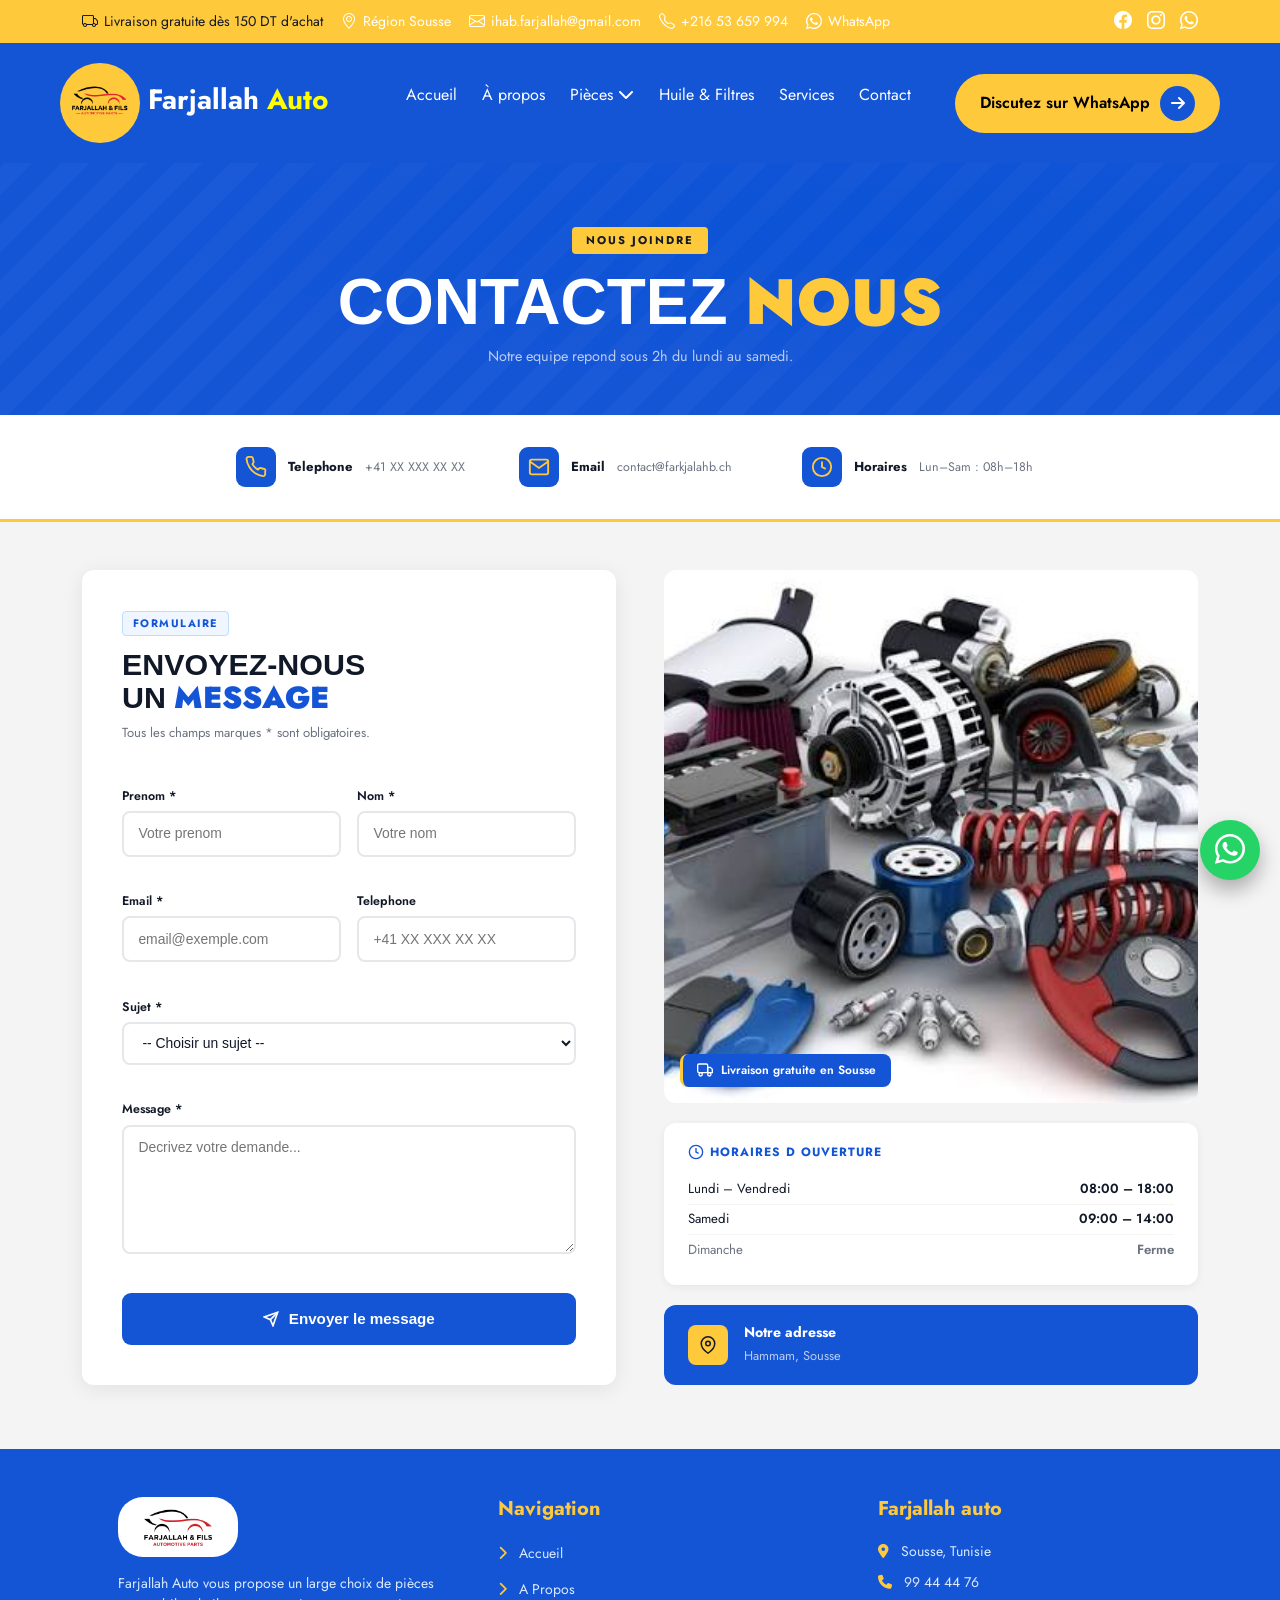
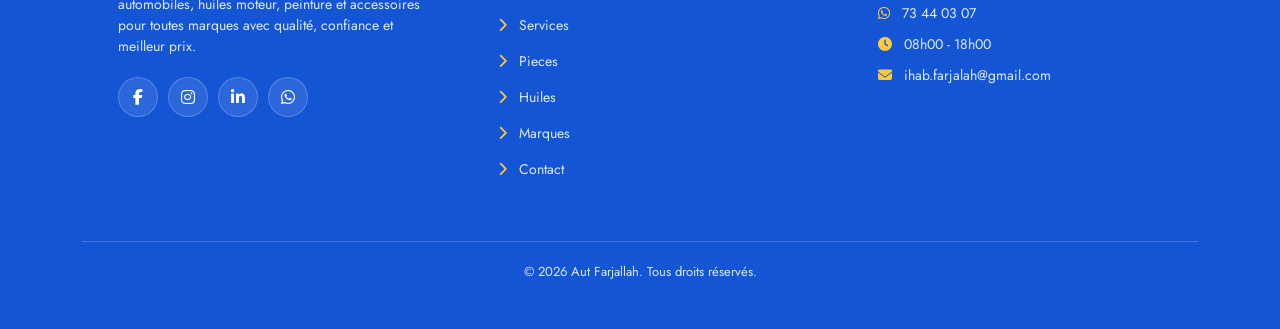
<file: contact.html>
<!DOCTYPE html>
<html lang="fr">
<head>
    <meta charset="UTF-8">
    <meta name="viewport" content="width=device-width, initial-scale=1.0">
    <title>Farjallah Auto</title>
    <!-- Google Fonts -->
    <link rel="preconnect" href="https://fonts.googleapis.com">
    <link rel="preconnect" href="https://fonts.gstatic.com" crossorigin>
    <link href="https://fonts.googleapis.com/css2?family=Cormorant+Garamond:ital,wght@0,300;0,400;0,600;1,300;1,400&family=Jost:wght@300;400;500&display=swap" rel="stylesheet">

    <!-- Bootstrap -->
    <link rel="stylesheet" href="https://cdn.jsdelivr.net/npm/bootstrap@5.3.3/dist/css/bootstrap.min.css">

    <!-- Bootstrap Icons -->
    <link rel="stylesheet" href="https://cdn.jsdelivr.net/npm/bootstrap-icons@1.11.3/font/bootstrap-icons.min.css">

    <!-- CSS -->
      <link rel="stylesheet" href="css/contact.css">
    <link rel="stylesheet" href="css/style.css">

    <!-- Font Awesome (important pour hamburger + dropdown icon) -->
    <link rel="stylesheet" href="https://cdnjs.cloudflare.com/ajax/libs/font-awesome/6.6.0/css/all.min.css">
</head>
<body>

<header>
  <div class="top-bar">
  <div class="container d-flex justify-content-between align-items-center flex-wrap">

    <!-- LEFT -->
    <div class="top-left">
      <span class="livraison"><i class="bi bi-truck livraison"></i> Livraison gratuite dès 150 DT d'achat</span>

      <span><i class="bi bi-geo-alt"></i> Région Sousse</span>

      <span><i class="bi bi-envelope"></i> ihab.farjallah@gmail.com</span>

      <span><i class="bi bi-telephone"></i> +216 53 659 994</span>

      <span>
        <i class="bi bi-whatsapp"></i> WhatsApp
      </span>
    </div>

    <!-- RIGHT -->
    <div class="top-right">
      <a href="#"><i class="bi bi-facebook"></i></a>
      <a href="#"><i class="bi bi-instagram"></i></a>
      <a href="https://wa.me/21653659994"><i class="bi bi-whatsapp"></i></a>
    </div>

  </div>
</div>
    <nav class="navbar">

        <div class="logo">
         <img src="images/ihab-new (2).png" class="img-ihab" alt="logo">
          <span>
  <span class="farjallah">Farjallah</span>
  <span class="auto">Auto</span>
</span>
        </div>

        <ul class="nav-links">
            <li><a href="index.html">Accueil</a></li>
            <li><a href="about.html">À propos</a></li>

            <li class="dropdown">
                <a href="#">Pièces <i class="fa fa-chevron-down"></i></a>

                <ul class="dropdown-menu">
                    <li><a href="piece.html">Freinage</a></li>
                    <li><a href="piece.html">Embrayage</a></li>
                    <li><a href="piece.html">Suspension</a></li>
                    <li><a href="piece.html">Carburant</a></li>
                </ul>
            </li>

            <li><a href="huile.html">Huile & Filtres</a></li>
           <li><a href="services.html">Services</a></li>
            <li><a href="contact.html">Contact</a></li>
        </ul>

        <div class="menu-toggle">
            <i class="fa-solid fa-bars"></i>
        </div>
<div class="header-btn">
    <a href="https://wa.me/21600000000" class="theme-btn">
        Discutez sur WhatsApp 
        <i class="fa-solid fa-arrow-right"></i>
    </a>
</div>
    </nav>
    
</header>
  <!-- HERO MINI -->
  

   
  <!-- HERO MINI -->
  <div class="page-hero">
    <div class="hero-bg"></div>
    <div class="container position-relative text-center">
      <div class="hero-eyebrow">Nous joindre</div>
      <h1>Contactez <em>Nous</em></h1>
      <p>Notre equipe repond sous 2h du lundi au samedi.</p>
    </div>
  </div>
 
  <!-- INFO STRIP -->
  <div class="info-strip">
    <div class="container">
      <div class="row g-3 justify-content-center">
        <div class="col-sm-4 col-lg-3">
          <div class="info-card">
            <div class="info-icon">
              <svg viewBox="0 0 24 24" fill="none" stroke="currentColor" stroke-width="2" width="22" height="22">
                <path d="M22 16.92v3a2 2 0 0 1-2.18 2 19.79 19.79 0 0 1-8.63-3.07A19.5 19.5 0 0 1 4.71 12 19.79 19.79 0 0 1 1.65 3.18 2 2 0 0 1 3.62 1h3a2 2 0 0 1 2 1.72c.127.96.361 1.903.7 2.81a2 2 0 0 1-.45 2.11L8.09 8.91a16 16 0 0 0 6 6l1.27-1.27a2 2 0 0 1 2.11-.45c.907.339 1.85.573 2.81.7A2 2 0 0 1 22 16.92z"/>
              </svg>
            </div>
            <strong>Telephone</strong>
            <span>+41 XX XXX XX XX</span>
          </div>
        </div>
        <div class="col-sm-4 col-lg-3">
          <div class="info-card">
            <div class="info-icon">
              <svg viewBox="0 0 24 24" fill="none" stroke="currentColor" stroke-width="2" width="22" height="22">
                <path d="M4 4h16c1.1 0 2 .9 2 2v12c0 1.1-.9 2-2 2H4c-1.1 0-2-.9-2-2V6c0-1.1.9-2 2-2z"/>
                <polyline points="22,6 12,13 2,6"/>
              </svg>
            </div>
            <strong>Email</strong>
            <span>contact@farkjalahb.ch</span>
          </div>
        </div>
        <div class="col-sm-4 col-lg-3">
          <div class="info-card">
            <div class="info-icon">
              <svg viewBox="0 0 24 24" fill="none" stroke="currentColor" stroke-width="2" width="22" height="22">
                <circle cx="12" cy="12" r="10"/>
                <polyline points="12 6 12 12 16 14"/>
              </svg>
            </div>
            <strong>Horaires</strong>
            <span>Lun–Sam : 08h–18h</span>
          </div>
        </div>
      </div>
    </div>
  </div>
 
  <!-- MAIN CONTACT -->
  <section class="contact-section">
    <div class="container">
      <div class="row g-5 align-items-stretch">
 
        <!-- COL GAUCHE : FORM -->
        <div class="col-lg-6">
          <div class="contact-form-box h-100">
            <div class="form-header">
              <span class="form-tag">Formulaire</span>
              <h2>Envoyez-nous<br>un <em>message</em></h2>
              <p>Tous les champs marques * sont obligatoires.</p>
            </div>
 
            <form id="contactForm" novalidate>
              <div class="row g-3">
                <div class="col-sm-6">
                  <div class="f-group">
                    <label>Prenom *</label>
                    <input type="text" id="cPrenom" placeholder="Votre prenom" required/>
                    <span class="f-error" id="err-cPrenom"></span>
                  </div>
                </div>
                <div class="col-sm-6">
                  <div class="f-group">
                    <label>Nom *</label>
                    <input type="text" id="cNom" placeholder="Votre nom" required/>
                    <span class="f-error" id="err-cNom"></span>
                  </div>
                </div>
                <div class="col-sm-6">
                  <div class="f-group">
                    <label>Email *</label>
                    <input type="email" id="cEmail" placeholder="email@exemple.com" required/>
                    <span class="f-error" id="err-cEmail"></span>
                  </div>
                </div>
                <div class="col-sm-6">
                  <div class="f-group">
                    <label>Telephone</label>
                    <input type="tel" id="cTel" placeholder="+41 XX XXX XX XX"/>
                  </div>
                </div>
                <div class="col-12">
                  <div class="f-group">
                    <label>Sujet *</label>
                    <select id="cSujet" required>
                      <option value="">-- Choisir un sujet --</option>
                      <option>Commande et livraison</option>
                      <option>Piece introuvable</option>
                      <option>Conseil technique</option>
                      <option>Retour et reclamation</option>
                      <option>Partenariat</option>
                      <option>Autre</option>
                    </select>
                    <span class="f-error" id="err-cSujet"></span>
                  </div>
                </div>
                <div class="col-12">
                  <div class="f-group">
                    <label>Message *</label>
                    <textarea id="cMessage" rows="5" placeholder="Decrivez votre demande..." required></textarea>
                    <span class="f-error" id="err-cMessage"></span>
                  </div>
                </div>
                <div class="col-12">
                  <button type="submit" class="btn-send" id="btnSend">
                    <svg width="16" height="16" viewBox="0 0 24 24" fill="none" stroke="currentColor" stroke-width="2.5">
                      <line x1="22" y1="2" x2="11" y2="13"/>
                      <polygon points="22 2 15 22 11 13 2 9 22 2"/>
                    </svg>
                    Envoyer le message
                  </button>
                </div>
              </div>
            </form>
 
            <!-- SUCCESS -->
            <div class="send-success" id="sendSuccess">
              <svg viewBox="0 0 24 24" fill="none" stroke="#16a34a" stroke-width="2.5" width="48" height="48">
                <path d="M22 11.08V12a10 10 0 1 1-5.93-9.14"/>
                <polyline points="22 4 12 14.01 9 11.01"/>
              </svg>
              <strong>Message envoye !</strong>
              <span>Nous vous repondrons sous 2h.</span>
            </div>
          </div>
        </div>
 
        <!-- COL DROITE : IMAGE + INFOS -->
        <div class="col-lg-6">
          <div class="contact-right h-100">
 
            <!-- Image placeholder -->
            <div class="contact-img-wrap">
              <img src="images/car-2.jpg" alt="Farkjalahb pieces auto" class="contact-img"/>
              <!-- Badge flottant -->
              <div class="img-badge">
                <svg viewBox="0 0 24 24" fill="none" stroke="currentColor" stroke-width="2" width="16" height="16">
                  <rect x="1" y="3" width="15" height="13" rx="2"/>
                  <path d="M16 8h4l3 3v5h-7V8z"/>
                  <circle cx="5.5" cy="18.5" r="2.5"/><circle cx="18.5" cy="18.5" r="2.5"/>
                </svg>
                Livraison gratuite en Sousse
              </div>
            </div>
 
            <!-- Horaires box -->
            <div class="horaires-box">
              <div class="horaires-title">
                <svg viewBox="0 0 24 24" fill="none" stroke="currentColor" stroke-width="2" width="16" height="16">
                  <circle cx="12" cy="12" r="10"/><polyline points="12 6 12 12 16 14"/>
                </svg>
                Horaires d ouverture
              </div>
              <div class="h-row"><span>Lundi – Vendredi</span><span class="h-val">08:00 – 18:00</span></div>
              <div class="h-row"><span>Samedi</span><span class="h-val">09:00 – 14:00</span></div>
              <div class="h-row closed"><span>Dimanche</span><span class="h-val">Ferme</span></div>
            </div>
 
            <!-- Adresse -->
            <div class="adresse-box">
              <div class="adresse-icon">
                <svg viewBox="0 0 24 24" fill="none" stroke="currentColor" stroke-width="2" width="18" height="18">
                  <path d="M21 10c0 7-9 13-9 13s-9-6-9-13a9 9 0 0 1 18 0z"/>
                  <circle cx="12" cy="10" r="3"/>
                </svg>
              </div>
              <div>
                <strong>Notre adresse</strong>
                <span>Hammam, Sousse</span>
              </div>
            </div>
 
          </div>
        </div>
 
      </div>
    </div>
  </section>
 
  <!-- TOAST -->
  <div class="toast-notif" id="toast"></div>
  <footer class="footer-section py-5">

  <div class="container">

    <div class="row g-4">

      <!-- COL 1 -->
      <div class="col-md-4 ps-5">

        <img src="/images/logo-ihab.jpg" class="footer-logo mb-3">

        <p class="footer-text">
        Farjallah Auto vous propose un large choix de pièces automobiles, huiles moteur, 
        peinture et accessoires pour toutes marques avec qualité, confiance et meilleur prix.
        </p>
   <div class="footer-social">
          <a href="#" class="social-btn"><i class="fab fa-facebook-f"></i></a>
          <a href="#" class="social-btn"><i class="fab fa-instagram"></i></a>
          <a href="#" class="social-btn"><i class="fab fa-linkedin-in"></i></a>
          <a href="#" class="social-btn"><i class="fab fa-whatsapp"></i></a>
        </div>
      </div>

      <!-- COL 2 -->
      <div class="col-md-4 ps-5">

        <h5 class="footer-title">Navigation</h5>
<ul class="footer-navigation">
  <li>
        <a class="footer-text">
         <i class="fas fa-chevron-right"></i>
    Accueil
        </a>
</li>
<li>
        <a class="footer-text">
        <i class="fas fa-chevron-right"></i>
        A Propos
        </a>
</li>
<li>
        <a class="footer-text">
       <i class="fas fa-chevron-right"></i>
        Services
        <a>
          </li>
<li>
        <a href="piece.html" class="footer-text">
       <i class="fas fa-chevron-right"></i>
       Pieces
        </a>
        </li>
        <li>
        <a href="huile.html" class="footer-text">
       <i class="fas fa-chevron-right"></i>
       Huiles
        </a>
        </li>
          <li>
        <a class="footer-text">
       <i class="fas fa-chevron-right"></i>
       Marques
        </a>
        </li>
<li>
        <a href="contact.html" class="footer-text">
                <i class="fas fa-chevron-right"></i>
      Contact
        </a>
        </li>
</ul>
      </div>

      <!-- COL 3 -->
      <div class="col-md-4 ps-5">

        <h5 class="footer-title"> Farjallah auto</h5>

        <p class="footer-text">
          <i class="fa fa-map-marker-alt"></i>
          Sousse, Tunisie
        </p>
<a href="" class="footer-text">
        <p class="footer-text">
          <i class="fa fa-phone" ></i>
         99 44 44 76
        </p></a>
        <a href="https://wa.me/21612345678" class="footer-text">
 <p class="footer-text">
          <i class="fa-brands fa-whatsapp"></i>
         73 44 03 07
        </p></a>
        <p class="footer-text">
          <i class="fa fa-clock"></i>
          08h00 - 18h00
        </p>

        <p class="footer-text">
          <i class="fa fa-envelope"></i>
          ihab.farjalah@gmail.com
        </p>  
        

      </div>

    </div>

    <!-- BOTTOM -->
    <div class="text-center mt-5 footer-bottom">
      © 2026 Aut Farjallah. Tous droits réservés.
    </div>

  </div>

</footer>
<script src="https://cdn.jsdelivr.net/npm/bootstrap@5.3.3/dist/js/bootstrap.bundle.min.js"></script>
  <script src="js/contact.js"></script>
    <script src="js/navbar.js"></script>
  <a href="https://wa.me/21653659994" class="whatsapp-btn" target="_blank">
  <i class="bi bi-whatsapp"></i>
</a>
</body>
</html>
</file>
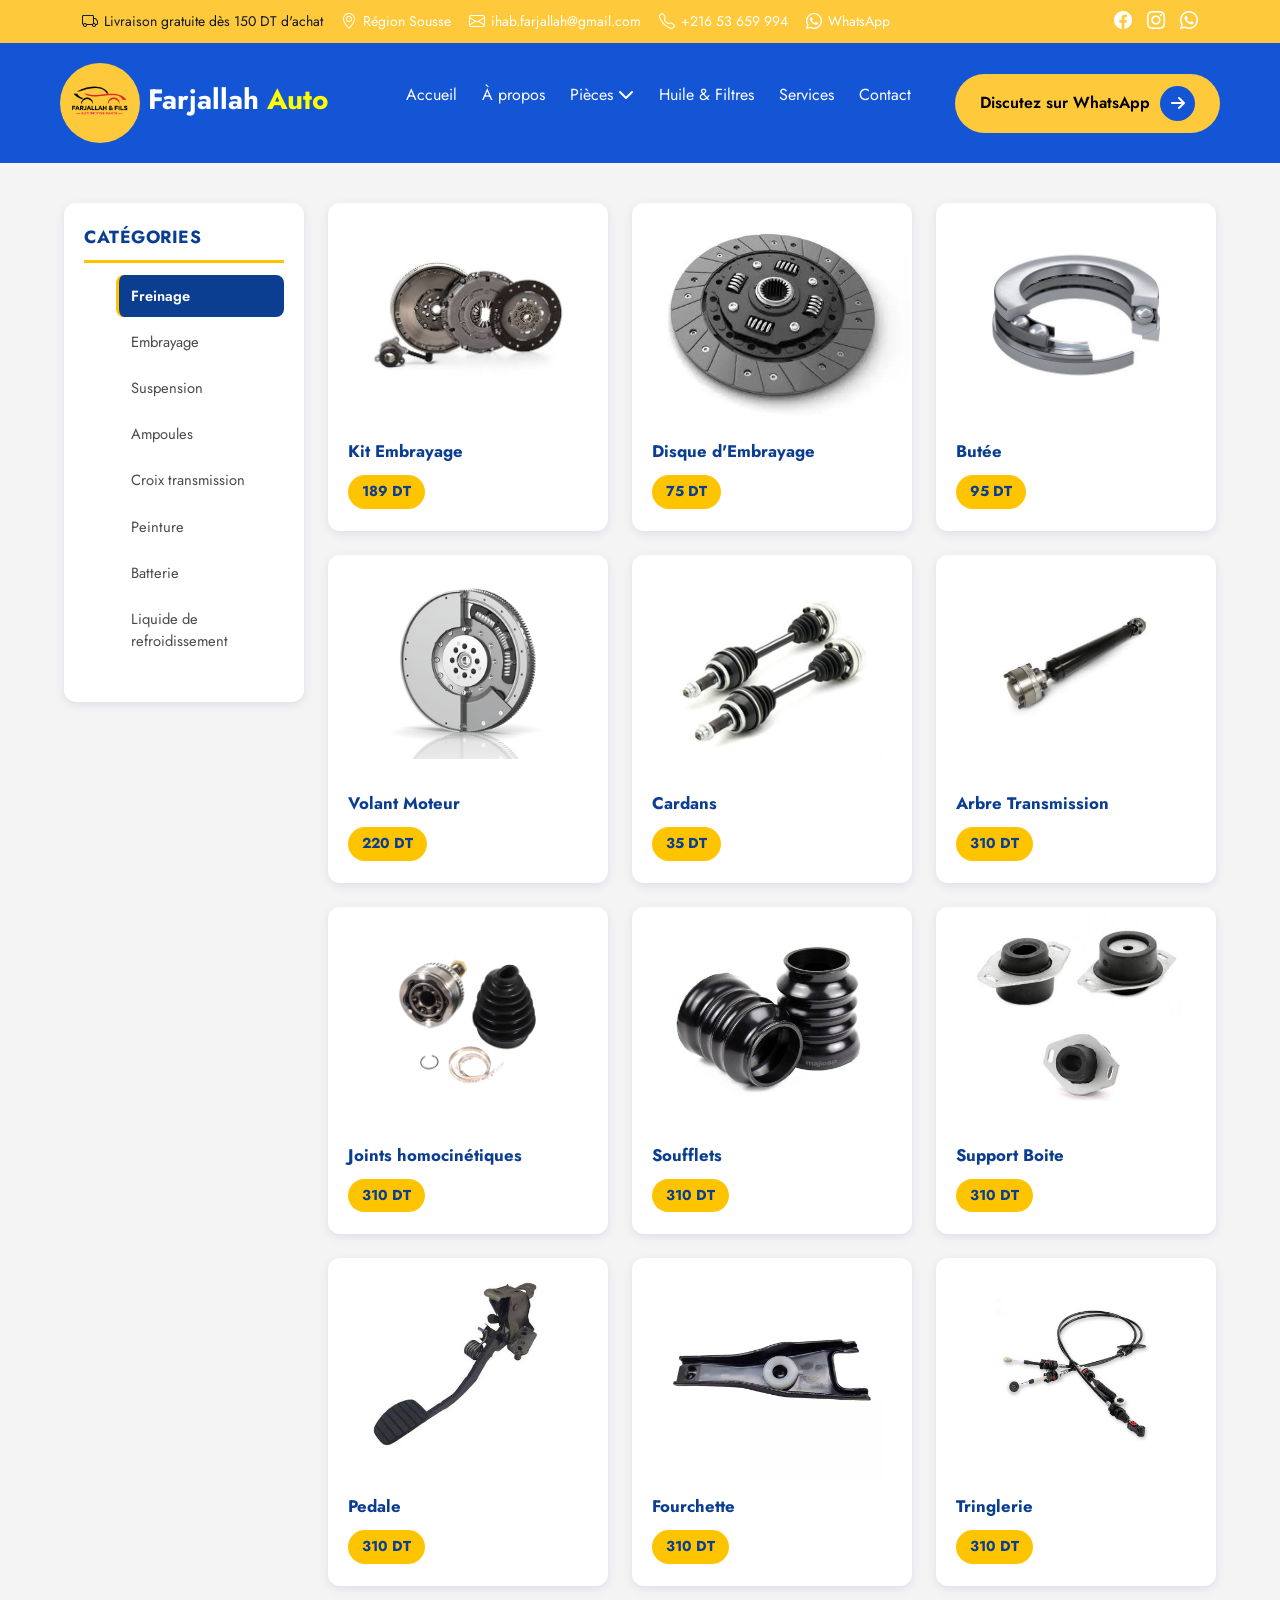
<file: croix.html>
<!DOCTYPE html>
<html lang="fr">
<head>
    <meta charset="UTF-8">
    <meta name="viewport" content="width=device-width, initial-scale=1.0">
    <title>Farjallah Auto</title>

    <!-- Google Fonts -->
    <link rel="preconnect" href="https://fonts.googleapis.com">
    <link rel="preconnect" href="https://fonts.gstatic.com" crossorigin>
    <link href="https://fonts.googleapis.com/css2?family=Cormorant+Garamond:ital,wght@0,300;0,400;0,600;1,300;1,400&family=Jost:wght@300;400;500&display=swap" rel="stylesheet">

    <!-- Bootstrap -->
    <link rel="stylesheet" href="https://cdn.jsdelivr.net/npm/bootstrap@5.3.3/dist/css/bootstrap.min.css">
<link rel="stylesheet" href="https://cdnjs.cloudflare.com/ajax/libs/font-awesome/6.5.2/css/all.min.css">
    <!-- Bootstrap Icons -->
    <link rel="stylesheet" href="https://cdn.jsdelivr.net/npm/bootstrap-icons@1.11.3/font/bootstrap-icons.min.css">

    <!-- CSS -->
      <link rel="stylesheet" href="css/kitfreinage.css">
    <link rel="stylesheet" href="css/style.css">

    <!-- Font Awesome (important pour hamburger + dropdown icon) -->
    <link rel="stylesheet" href="https://cdnjs.cloudflare.com/ajax/libs/font-awesome/6.6.0/css/all.min.css">
</head>

<body>
<header>
  <div class="top-bar">
  <div class="container d-flex justify-content-between align-items-center flex-wrap">

    <!-- LEFT -->
    <div class="top-left">
      <span class="livraison"><i class="bi bi-truck livraison"></i> Livraison gratuite dès 150 DT d'achat</span>

      <span><i class="bi bi-geo-alt"></i> Région Sousse</span>

      <span><i class="bi bi-envelope"></i> ihab.farjallah@gmail.com</span>

      <span><i class="bi bi-telephone"></i> +216 53 659 994</span>

      <span>
        <i class="bi bi-whatsapp"></i> WhatsApp
      </span>
    </div>

    <!-- RIGHT -->
    <div class="top-right">
      <a href="#"><i class="bi bi-facebook"></i></a>
      <a href="#"><i class="bi bi-instagram"></i></a>
      <a href="https://wa.me/21653659994"><i class="bi bi-whatsapp"></i></a>
    </div>

  </div>
</div>
    <nav class="navbar">

        <div class="logo">
         <img src="images/ihab-new (2).png" class="img-ihab img-fluide" alt="logo">
          <span>
  <span class="farjallah">Farjallah</span>
  <span class="auto">Auto</span>
</span>
        </div>

        <ul class="nav-links">
            <li><a href="index.html">Accueil</a></li>
            <li><a href="about.html">À propos</a></li>

            <li class="dropdown">
                <a href="#">Pièces <i class="fa fa-chevron-down"></i></a>

                <ul class="dropdown-menu">
                    <li><a href="piece.html">Freinage</a></li>
                    <li><a href="piece.html">Embrayage</a></li>
                    <li><a href="piece.html">Suspension</a></li>
                    <li><a href="piece.html">Carburant</a></li>
                </ul>
            </li>

            <li><a href="huile.html">Huile & Filtres</a></li>
           <li><a href="services.html">Services</a></li>
            <li><a href="contact.html">Contact</a></li>
        </ul>

        <div class="menu-toggle">
            <i class="fa-solid fa-bars"></i>
        </div>
       <div class="header-btn">
    <a href="https://wa.me/21653659994" class="theme-btn">
        Discutez sur WhatsApp 
        <i class="fa-solid fa-arrow-right"></i>
    </a>
</div>
    </nav>
    
</header>

  <!-- Bouton d'ouverture de la sidebar (mobile uniquement) -->
  <button class="sidebar-toggle" id="sidebarToggle" aria-expanded="false" aria-controls="sidebar">
    <i class="fa-solid fa-bars"></i> Catégories
  </button>

<section class="shop">
 <aside class="sidebar" id="sidebar">

        <h2>Catégories</h2>

        <ul>
            <li><a href="kitfreinage.html" class="active">Freinage</a></li>
            <li><a href="kitembrayage.html">Embrayage</a></li>
            <li><a href="amortisseur.html">Suspension</a></li>
                  <li><a href="ampoule.html">Ampoules</a></li>
            <li><a href="croix.html">Croix transmission</a></li>
            <li><a href="peinture.html">Peinture</a></li>
<li><a href="batterie.html">Batterie</a></li>
<li><a href="liquide.html">Liquide de refroidissement</a></li>
        </ul>

    </aside>

  <!-- overlay -->
  <div class="sidebar-overlay" id="sidebarOverlay"></div>

  <!-- PRODUCTS -->
  <main class="grid-container">

    <a href="#" class="product-card">
      <div class="img-wrap">
        <img src="images/kit-embrayage.jpg">
      </div>
      <div class="card-info">
        <h2>Kit Embrayage</h2>
        <span class="price">189 DT</span>
      </div>
    </a>

    <a href="#" class="product-card">
      <div class="img-wrap">
        <img src="images/disque-embrayage.jpg">
      </div>
      <div class="card-info">
        <h2>Disque d'Embrayage</h2>
        <span class="price">75 DT</span>
      </div>
    </a>

    <a href="#" class="product-card">
      <div class="img-wrap">
        <img src="images/butée,.jpg">
      </div>
      <div class="card-info">
        <h2>Butée</h2>
        <span class="price">95 DT</span>
      </div>
    </a>

    <a href="#" class="product-card">
      <div class="img-wrap">
        <img src="images/volant-moteur.png">
      </div>
      <div class="card-info">
        <h2>Volant Moteur</h2>
        <span class="price">220 DT</span>
      </div>
    </a>

    <a href="#" class="product-card">
      <div class="img-wrap">
        <img src="images/cardans.jpg">
      </div>
      <div class="card-info">
        <h2>Cardans</h2>
        <span class="price">35 DT</span>
      </div>
    </a>

    <a href="#" class="product-card">
      <div class="img-wrap">
        <img src="images/arbre-transmission.jpg">
      </div>
      <div class="card-info">
        <h2>Arbre Transmission</h2>
        <span class="price">310 DT</span>
      </div>
    </a>
       <a href="#" class="product-card">
      <div class="img-wrap">
        <img src="images/joints-homocinétiques.jpg">
      </div>
      <div class="card-info">
        <h2>Joints homocinétiques</h2>
        <span class="price">310 DT</span>
      </div>
    </a>
       <a href="#" class="product-card">
      <div class="img-wrap">
        <img src="images/soufflets.jpg">
      </div>
      <div class="card-info">
        <h2>Soufflets</h2>
        <span class="price">310 DT</span>
      </div>
    </a>
       <a href="#" class="product-card">
      <div class="img-wrap">
        <img src="images/supports-boiltes.jpg">
      </div>
      <div class="card-info">
        <h2>Support Boite</h2>
        <span class="price">310 DT</span>
      </div>
    </a>
       <a href="#" class="product-card">
      <div class="img-wrap">
        <img src="images/pedale.jpg">
      </div>
      <div class="card-info">
        <h2>Pedale</h2>
        <span class="price">310 DT</span>
      </div>
    </a>
       <a href="#" class="product-card">
      <div class="img-wrap">
        <img src="images/Fourchette-embrayage.webp">
      </div>
      <div class="card-info">
        <h2>Fourchette</h2>
        <span class="price">310 DT</span>
      </div>
    </a>
      <a href="#" class="product-card">
      <div class="img-wrap">
        <img src="images/tringlerie.jpg">
      </div>
      <div class="card-info">
        <h2>Tringlerie</h2>
        <span class="price">310 DT</span>
      </div>
    </a>
    

  </main>
</section>

<!-- JS sidebar -->
<script>
(function () {
  var toggle = document.getElementById('sidebarToggle');
  var sidebar = document.getElementById('sidebar');
  var overlay = document.getElementById('sidebarOverlay');

  function openSidebar(){
    sidebar.classList.add('is-open');
    overlay.classList.add('is-visible');
  }

  function closeSidebar(){
    sidebar.classList.remove('is-open');
    overlay.classList.remove('is-visible');
  }

  toggle.addEventListener('click', function(){
    sidebar.classList.contains('is-open') ? closeSidebar() : openSidebar();
  });

  overlay.addEventListener('click', closeSidebar);
})();
</script>

</body>
</html>
</file>
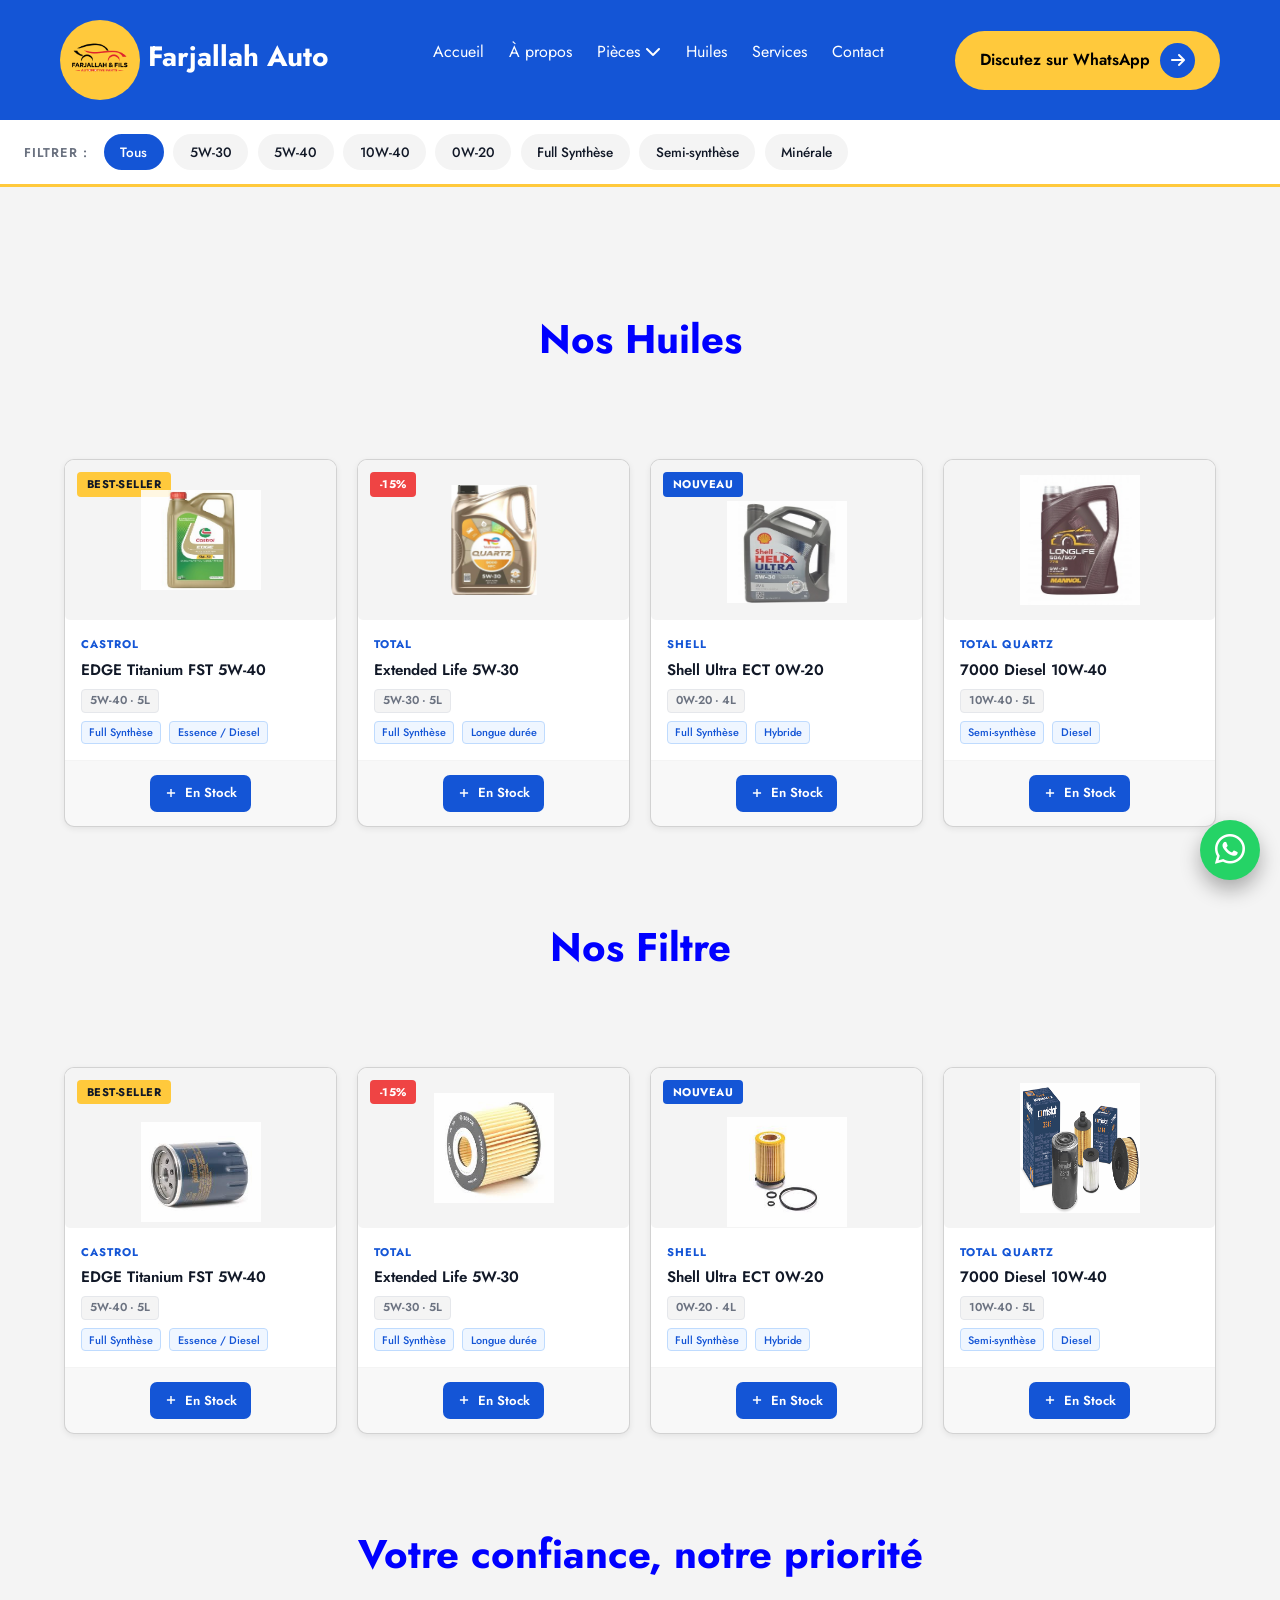
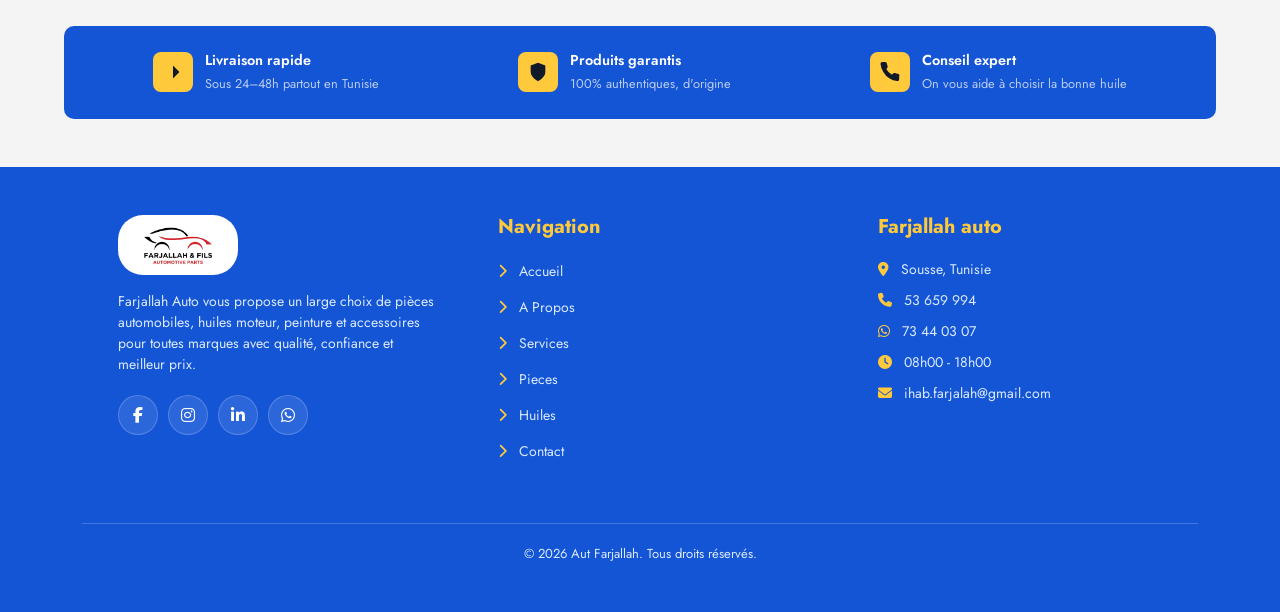
<file: huile.html>
<!DOCTYPE html>
<html lang="fr">
<head>
    <meta charset="UTF-8">
    <meta name="viewport" content="width=device-width, initial-scale=1.0">
    <title>Farjallah Auto</title>

    <!-- Google Fonts -->
    <link rel="preconnect" href="https://fonts.googleapis.com">
    <link rel="preconnect" href="https://fonts.gstatic.com" crossorigin>
    <link href="https://fonts.googleapis.com/css2?family=Cormorant+Garamond:ital,wght@0,300;0,400;0,600;1,300;1,400&family=Jost:wght@300;400;500&display=swap" rel="stylesheet">

    <!-- Bootstrap -->
    <link rel="stylesheet" href="https://cdn.jsdelivr.net/npm/bootstrap@5.3.3/dist/css/bootstrap.min.css">

    <!-- Bootstrap Icons -->
    <link rel="stylesheet" href="https://cdn.jsdelivr.net/npm/bootstrap-icons@1.11.3/font/bootstrap-icons.min.css">

    <!-- CSS -->
    <link rel="stylesheet" href="css/huile.css">
    <link rel="stylesheet" href="css/style.css">

    <!-- Font Awesome (important pour hamburger + dropdown icon) -->
    <link rel="stylesheet" href="https://cdnjs.cloudflare.com/ajax/libs/font-awesome/6.6.0/css/all.min.css">
</head>
<body>
 
<!-- NAV -->
  <nav class="navbar">

        <div class="logo">
         <img src="images/ihab-new (2).png" class="img-ihab" alt="logo">
            <span>Farjallah Auto</span>
        </div>

        <ul class="nav-links">
            <li><a href="index.html">Accueil</a></li>
            <li><a href="about.html">À propos</a></li>

            <li class="dropdown">
                <a href="#">Pièces <i class="fa fa-chevron-down"></i></a>

                <ul class="dropdown-menu">
                    <li><a href="piece.html">Freinage</a></li>
                    <li><a href="piece.html">Embrayage</a></li>
                    <li><a href="piece.html">Suspension</a></li>
                    <li><a href="piece.html">Carburant</a></li>
                </ul>
            </li>

            <li><a href="huile.html">Huiles</a></li>
            <li><a href="services.html">Services</a></li>
            <li><a href="contact.html">Contact</a></li>
        </ul>

        <div class="menu-toggle">
            <i class="fa-solid fa-bars"></i>
        </div>
<div class="header-btn">
    <a href="https://wa.me/21653659994" class="theme-btn">
        Discutez sur WhatsApp 
        <i class="fa-solid fa-arrow-right"></i>
    </a>
</div>
    </nav>
<!-- FILTER BAR -->
<div class="filter-bar">
  <span class="filter-label">Filtrer :</span>
  <button class="filter-btn active">Tous</button>
  <button class="filter-btn">5W-30</button>
  <button class="filter-btn">5W-40</button>
  <button class="filter-btn">10W-40</button>
  <button class="filter-btn">0W-20</button>
  <button class="filter-btn">Full Synthèse</button>
  <button class="filter-btn">Semi-synthèse</button>
  <button class="filter-btn">Minérale</button>
</div>
 
<!-- MAIN -->
<div class="main">
 
   <div class="text-center mt-5 pt-5">
      <h1 style="font-weight: bold; color: blue;">Nos Huiles</h1>
        </div>
 
  <div class="grid mt-5 pt-5">
 
    <!-- Card 1 -->
   <div class="card">
  <span class="card-badge badge-top">Best-seller</span>

  <div class="card-img">
    <img src="images/gastrol-1.jpg" alt="Huile Castrol">
  </div>

  <div class="card-body">
    <span class="card-brand">Castrol</span>
    <div class="card-name">EDGE Titanium FST 5W-40</div>
    <span class="card-viscosity">5W-40 · 5L</span>

    <div class="card-specs">
      <span class="spec-tag">Full Synthèse</span>
      <span class="spec-tag">Essence / Diesel</span>
    </div>
  </div>
 <div class="card-footer">
             <button class="btn-add">
          <svg width="14" height="14" viewBox="0 0 24 24" fill="none" stroke="currentColor" stroke-width="2.5"><line x1="12" y1="5" x2="12" y2="19"/><line x1="5" y1="12" x2="19" y2="12"/></svg>
         En Stock
        </button>
      </div>
</div>
 
    <!-- Card 2 -->
    <div class="card">
      <span class="card-badge badge-promo">-15%</span>
     <div class="card-img">
    <img style="height: 110px;" width="110px" src="images/total-2.jpg" alt="Huile Castrol">
  </div>
      <div class="card-body">
        <span class="card-brand">Total</span>
        <div class="card-name">Extended Life 5W-30</div>
        <span class="card-viscosity">5W-30 · 5L</span>
        <div class="card-specs">
          <span class="spec-tag">Full Synthèse</span>
          <span class="spec-tag">Longue durée</span>
        </div>
      </div>
      <div class="card-footer">
                <button class="btn-add">
          <svg width="14" height="14" viewBox="0 0 24 24" fill="none" stroke="currentColor" stroke-width="2.5"><line x1="12" y1="5" x2="12" y2="19"/><line x1="5" y1="12" x2="19" y2="12"/></svg>
          En Stock
        </button>
      </div>
    </div>
 
    <!-- Card 3 -->
    <div class="card">
      <span class="card-badge badge-new">Nouveau</span>
      <div class="card-img">
    <img style="height: 110px;" class="mt-3 pt-2" width="50px" src="images/shell-1.jpg" alt="Huile Castrol">
  </div>
      <div class="card-body">
        <span class="card-brand">Shell</span>
        <div class="card-name">Shell Ultra ECT 0W-20</div>
        <span class="card-viscosity">0W-20 · 4L</span>
        <div class="card-specs">
          <span class="spec-tag">Full Synthèse</span>
          <span class="spec-tag">Hybride</span>
        </div>
      </div>
      <div class="card-footer">
               <button class="btn-add">
          <svg width="14" height="14" viewBox="0 0 24 24" fill="none" stroke="currentColor" stroke-width="2.5"><line x1="12" y1="5" x2="12" y2="19"/><line x1="5" y1="12" x2="19" y2="12"/></svg>
         En Stock
        </button>
      </div>
    </div>
    <!-- Card 4 -->
    <div class="card">
      <div class="card-img">
    <img style="height: 130px;" width="120px" src="images/mannol-1.jpg" alt="Huile Castrol">
  </div>
      <div class="card-body">
        <span class="card-brand">Total Quartz</span>
        <div class="card-name">7000 Diesel 10W-40</div>
        <span class="card-viscosity">10W-40 · 5L</span>
        <div class="card-specs">
          <span class="spec-tag">Semi-synthèse</span>
          <span class="spec-tag">Diesel</span>
        </div>
      </div>
      <div class="card-footer">
               <button class="btn-add">
          <svg width="14" height="14" viewBox="0 0 24 24" fill="none" stroke="currentColor" stroke-width="2.5"><line x1="12" y1="5" x2="12" y2="19"/><line x1="5" y1="12" x2="19" y2="12"/></svg>
         En Stock
        </button>
      </div>
    </div>  
  </div><!-- /grid -->
   <div class="text-center mt-5 pt-5">
      <h1 style="font-weight: bold; color: blue;">Nos Filtre</h1>
        </div>
        <div class="grid mt-5 pt-5">
 
    <!-- Card 1 -->
   <div class="card">
  <span class="card-badge badge-top">Best-seller</span>

    <div class="card-img">
    <img src="images/filtre-1.jpg" class="mt-5" alt="Huile Castrol">
  </div>

  <div class="card-body">
    <span class="card-brand">Castrol</span>
    <div class="card-name">EDGE Titanium FST 5W-40</div>
    <span class="card-viscosity">5W-40 · 5L</span>

    <div class="card-specs">
      <span class="spec-tag">Full Synthèse</span>
      <span class="spec-tag">Essence / Diesel</span>
    </div>
  </div>
 <div class="card-footer">
             <button class="btn-add">
          <svg width="14" height="14" viewBox="0 0 24 24" fill="none" stroke="currentColor" stroke-width="2.5"><line x1="12" y1="5" x2="12" y2="19"/><line x1="5" y1="12" x2="19" y2="12"/></svg>
         En Stock
        </button>
      </div>
</div>
 
    <!-- Card 2 -->
    <div class="card">
      <span class="card-badge badge-promo">-15%</span>
     <div class="card-img">
    <img style="height: 110px;" width="110px" src="images/filtre-2.jpg" alt="Huile Castrol">
  </div>
      <div class="card-body">
        <span class="card-brand">Total</span>
        <div class="card-name">Extended Life 5W-30</div>
        <span class="card-viscosity">5W-30 · 5L</span>
        <div class="card-specs">
          <span class="spec-tag">Full Synthèse</span>
          <span class="spec-tag">Longue durée</span>
        </div>
      </div>
      <div class="card-footer">
              <button class="btn-add">
          <svg width="14" height="14" viewBox="0 0 24 24" fill="none" stroke="currentColor" stroke-width="2.5"><line x1="12" y1="5" x2="12" y2="19"/><line x1="5" y1="12" x2="19" y2="12"/></svg>
         En Stock
        </button>
      </div>
    </div>
 
    <!-- Card 3 -->
    <div class="card">
      <span class="card-badge badge-new">Nouveau</span>
      <div class="card-img">
    <img style="height: 110px;" width="70px" class="mt-5" src="images/filtre-3.jpg" alt="Huile Castrol">
  </div>
      <div class="card-body">
        <span class="card-brand">Shell</span>
        <div class="card-name">Shell Ultra ECT 0W-20</div>
        <span class="card-viscosity">0W-20 · 4L</span>
        <div class="card-specs">
          <span class="spec-tag">Full Synthèse</span>
          <span class="spec-tag">Hybride</span>
        </div>
      </div>
      <div class="card-footer">
             <button class="btn-add">
          <svg width="14" height="14" viewBox="0 0 24 24" fill="none" stroke="currentColor" stroke-width="2.5"><line x1="12" y1="5" x2="12" y2="19"/><line x1="5" y1="12" x2="19" y2="12"/></svg>
         En Stock
        </button>
      </div>
    </div>
    <!-- Card 4 -->
    <div class="card">
      <div class="card-img">
    <img style="height: 130px;" width="120px" src="images/filtre-5.png" alt="Huile Castrol">
  </div>
      <div class="card-body">
        <span class="card-brand">Total Quartz</span>
        <div class="card-name">7000 Diesel 10W-40</div>
        <span class="card-viscosity">10W-40 · 5L</span>
        <div class="card-specs">
          <span class="spec-tag">Semi-synthèse</span>
          <span class="spec-tag">Diesel</span>
        </div>
      </div>
      <div class="card-footer">
             <button class="btn-add">
          <svg width="14" height="14" viewBox="0 0 24 24" fill="none" stroke="currentColor" stroke-width="2.5"><line x1="12" y1="5" x2="12" y2="19"/><line x1="5" y1="12" x2="19" y2="12"/></svg>
         En Stock
        </button>
      </div>
    </div>  
  </div>
   <!-- INFO STRIP -->
     <div class="text-center mt-5 pt-5">
      <h1 style="font-weight: bold; color: blue;">Votre confiance, notre priorité</h1>
        </div>
  <div class="info-strip mt-5">
        <div class="info-item">
      <div class="info-icon">
        <svg viewBox="0 0 24 24"><path d="M5 12h14M12 5l7 7-7 7"/></svg>
      </div>
      <div class="info-text">
        <strong>Livraison rapide</strong>
        <span>Sous 24–48h partout en Tunisie</span>
      </div>
    </div>
    <div class="info-item">
      <div class="info-icon">
        <svg viewBox="0 0 24 24"><path d="M12 22s8-4 8-10V5l-8-3-8 3v7c0 6 8 10 8 10z"/></svg>
      </div>
      <div class="info-text">
        <strong>Produits garantis</strong>
        <span>100% authentiques, d'origine</span>
      </div>
    </div>
    <div class="info-item">
      <div class="info-icon">
        <svg viewBox="0 0 24 24"><path d="M22 16.92v3a2 2 0 0 1-2.18 2 19.79 19.79 0 0 1-8.63-3.07A19.5 19.5 0 0 1 4.71 12 19.79 19.79 0 0 1 1.65 3.18 2 2 0 0 1 3.62 1h3a2 2 0 0 1 2 1.72 12.84 12.84 0 0 0 .7 2.81 2 2 0 0 1-.45 2.11L8.09 8.91a16 16 0 0 0 6 6l1.27-1.27a2 2 0 0 1 2.11-.45 12.84 12.84 0 0 0 2.81.7A2 2 0 0 1 22 16.92z"/></svg>
      </div>
      <div class="info-text">
        <strong>Conseil expert</strong>
        <span>On vous aide à choisir la bonne huile</span>
      </div>
    </div>
  </div>
 
</div><!-- /main -->
 <footer class="footer-section py-5">

  <div class="container">

    <div class="row g-4">

      <!-- COL 1 -->
      <div class="col-md-4 ps-5">

        <img src="/images/logo-ihab.jpg" class="footer-logo mb-3">

        <p class="footer-text">
        Farjallah Auto vous propose un large choix de pièces automobiles, huiles moteur, 
        peinture et accessoires pour toutes marques avec qualité, confiance et meilleur prix.
        </p>
   <div class="footer-social">
          <a href="#" class="social-btn"><i class="fab fa-facebook-f"></i></a>
          <a href="#" class="social-btn"><i class="fab fa-instagram"></i></a>
          <a href="#" class="social-btn"><i class="fab fa-linkedin-in"></i></a>
          <a href="#" class="social-btn"><i class="fab fa-whatsapp"></i></a>
        </div>
      </div>

      <!-- COL 2 -->
      <div class="col-md-4 ps-5">

        <h5 class="footer-title">Navigation</h5>
<ul class="footer-navigation">
  <li>
        <a class="footer-text">
         <i class="fas fa-chevron-right"></i>
    Accueil
        </a>
</li>
<li>
        <a class="footer-text">
        <i class="fas fa-chevron-right"></i>
        A Propos
        </a>
</li>
<li>
        <a class="footer-text">
       <i class="fas fa-chevron-right"></i>
        Services
        <a>
          </li>
<li>
        <a href="piece.html" class="footer-text">
       <i class="fas fa-chevron-right"></i>
       Pieces
        </a>
        </li>
        <li>
        <a href="huile.html" class="footer-text">
       <i class="fas fa-chevron-right"></i>
       Huiles
        </a>
        </li>
       <li>
        <a href="contact.html" class="footer-text">
                <i class="fas fa-chevron-right"></i>
      Contact
        </a>
        </li>
</ul>
      </div>

      <!-- COL 3 -->
      <div class="col-md-4 ps-5">

        <h5 class="footer-title"> Farjallah auto</h5>

        <p class="footer-text">
          <i class="fa fa-map-marker-alt"></i>
          Sousse, Tunisie
        </p>
<a href="" class="footer-text">
        <p class="footer-text">
          <i class="fa fa-phone" ></i>
          53 659 994
        </p></a>
        <a href="https://wa.me/21653659994" class="footer-text">
 <p class="footer-text">
          <i class="fa-brands fa-whatsapp"></i>
         73 44 03 07
        </p></a>
        <p class="footer-text">
          <i class="fa fa-clock"></i>
          08h00 - 18h00
        </p>

        <p class="footer-text">
          <i class="fa fa-envelope"></i>
          ihab.farjalah@gmail.com
        </p>  
        

      </div>

    </div>

    <!-- BOTTOM -->
    <div class="text-center mt-5 footer-bottom">
      © 2026 Aut Farjallah. Tous droits réservés.
    </div>

  </div>

</footer>
<script>
  // Filter buttons interactivity
  document.querySelectorAll('.filter-btn').forEach(btn => {
    btn.addEventListener('click', () => {
      document.querySelectorAll('.filter-btn').forEach(b => b.classList.remove('active'));
      btn.classList.add('active');
    });
  });
 
  // Add to cart feedback
  document.querySelectorAll('.btn-add').forEach(btn => {
    btn.addEventListener('click', () => {
      const orig = btn.innerHTML;
      btn.innerHTML = '✓ Ajouté';
      btn.style.background = '#16a34a';
      setTimeout(() => {
        btn.innerHTML = orig;
        btn.style.background = '';
      }, 1500);
    });
  });
</script>
 <script src="https://cdn.jsdelivr.net/npm/bootstrap@5.3.3/dist/js/bootstrap.bundle.min.js"></script>
<script src="js/huile.js"></script>
  <script src="js/navbar.js"></script>
<a href="https://wa.me/21653659994" class="whatsapp-btn" target="_blank">
  <i class="bi bi-whatsapp"></i>
</a>
</body>
</html>
</file>
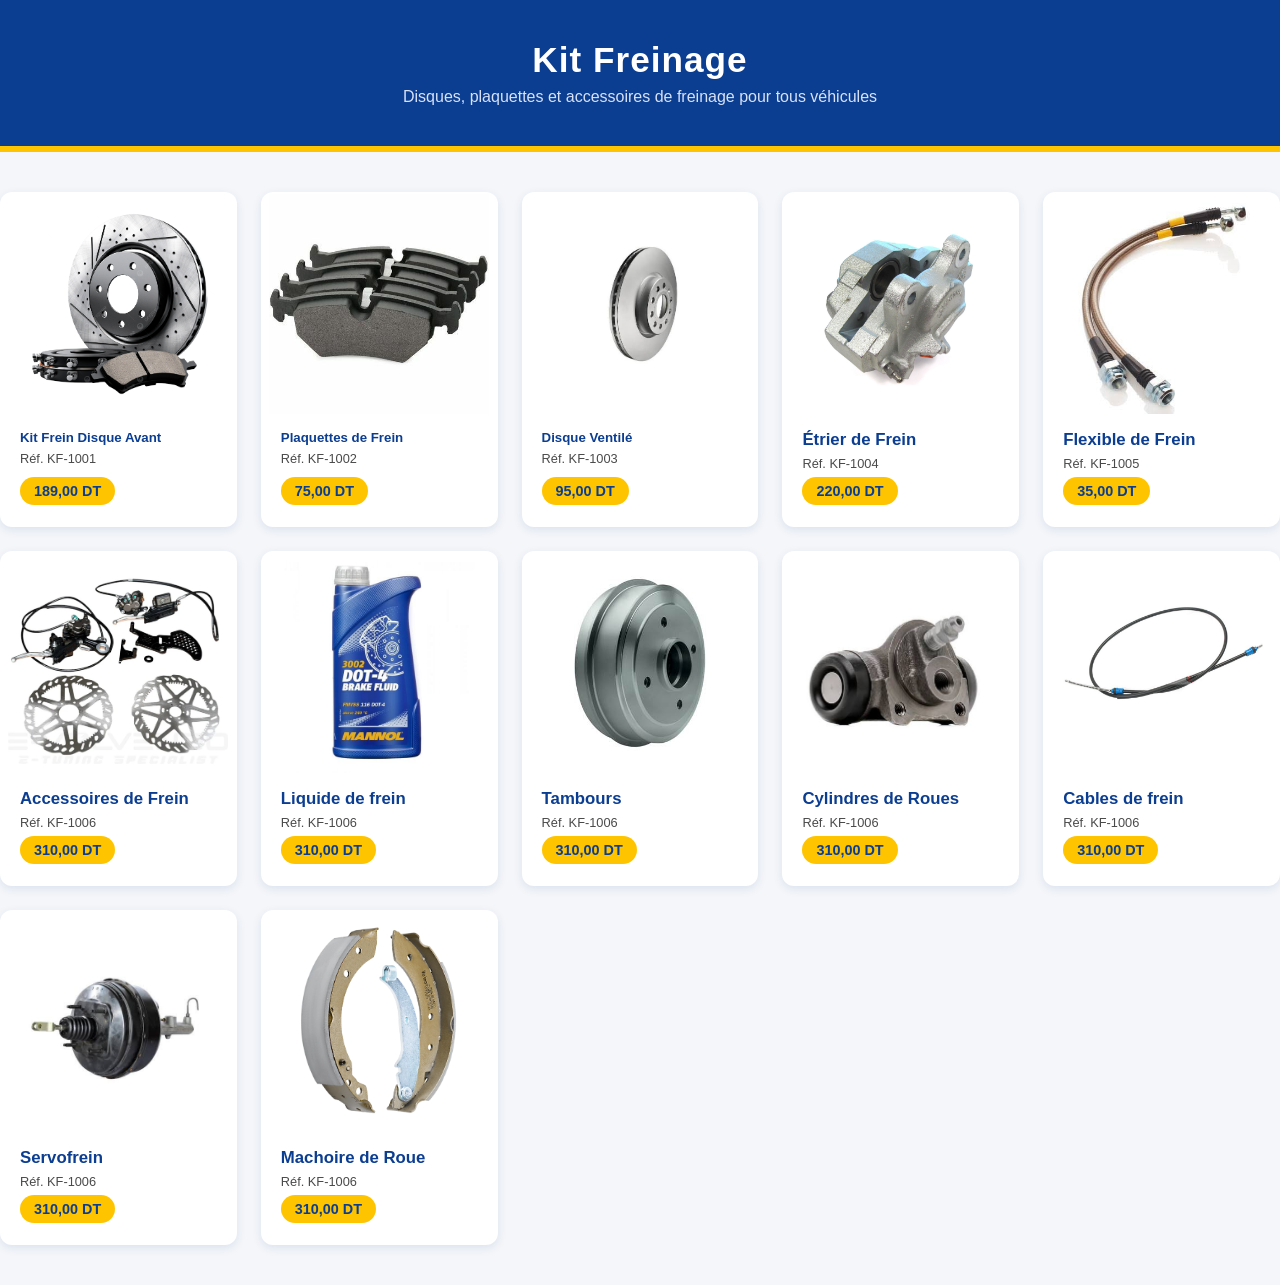
<file: kitfreinage.html>
<!DOCTYPE html>
<html lang="fr">
<head>
<meta charset="UTF-8">
<meta name="viewport" content="width=device-width, initial-scale=1.0">
<title>Kit Freinage - Pièces Auto</title>
<link rel="stylesheet" href="css/kitfreinage.css">
</head>
<body>

  <header class="page-head">
    <h1>Kit Freinage</h1>
    <p>Disques, plaquettes et accessoires de freinage pour tous véhicules</p>
  </header>

  <main class="grid-container">

    <a href="#" class="product-card">
      <div class="img-wrap">
        <img src="images/disque-1.png" alt="Kit frein disque avant">
      </div>
      <div class="card-info ">
        <h5>Kit Frein Disque Avant</h5>
        <p class="ref">Réf. KF-1001</p>
        <span class="price">189,00 DT</span>
      </div>
    </a>

    <a href="#" class="product-card">
      <div class="img-wrap">
        <img src="images/plaquette.jpg">
      </div>
      <div class="card-info">
        <h5>Plaquettes de Frein</h5>
        <p class="ref">Réf. KF-1002</p>
        <span class="price">75,00 DT</span>
      </div>
    </a>

    <a href="#" class="product-card">
      <div class="img-wrap">
        <img src="images/ventile.jpg" alt="Disque de frein ventilé">
      </div>
      <div class="card-info">
        <h5>Disque Ventilé</h5>
        <p class="ref">Réf. KF-1003</p>
        <span class="price">95,00 DT</span>
      </div>
    </a>

    <a href="#" class="product-card">
      <div class="img-wrap">
        <img src="images/etirer-1.jpg" alt="Etrier de frein">
      </div>
      <div class="card-info">
        <h2>Étrier de Frein</h2>
        <p class="ref">Réf. KF-1004</p>
        <span class="price">220,00 DT</span>
      </div>
    </a>

    <a href="#" class="product-card">
      <div class="img-wrap">
        <img src="images/flexibles-frein.jpg">
      </div>
      <div class="card-info">
        <h2>Flexible de Frein</h2>
        <p class="ref">Réf. KF-1005</p>
        <span class="price">35,00 DT</span>
      </div>
    </a>

    <a href="#" class="product-card">
      <div class="img-wrap">
        <img src="images/accessoire-frein.webp" alt="Kit frein complet">
      </div>
      <div class="card-info">
        <h2>Accessoires de Frein </h2>
        <p class="ref">Réf. KF-1006</p>
        <span class="price">310,00 DT</span>
      </div>
    </a>
      <a href="#" class="product-card">
      <div class="img-wrap">
        <img src="images/liquide-frein.jpg" alt="Kit frein complet">
      </div>
      <div class="card-info">
        <h2>Liquide de frein </h2>
        <p class="ref">Réf. KF-1006</p>
        <span class="price">310,00 DT</span>
      </div>
    </a>
      <a href="#" class="product-card">
      <div class="img-wrap">
        <img src="images/tambour.jpg" alt="Kit frein complet">
      </div>
      <div class="card-info">
        <h2>Tambours </h2>
        <p class="ref">Réf. KF-1006</p>
        <span class="price">310,00 DT</span>
      </div>
    </a>
      <a href="#" class="product-card">
      <div class="img-wrap">
        <img src="images/cylidre-roue.jpg" alt="Kit frein complet">
      </div>
      <div class="card-info">
        <h2>Cylindres de Roues </h2>
        <p class="ref">Réf. KF-1006</p>
        <span class="price">310,00 DT</span>
      </div>
    </a>
     <a href="#" class="product-card">
      <div class="img-wrap">
        <img src="images/frein-main.webp" alt="Kit frein complet">
      </div>
      <div class="card-info">
        <h2>Cables de frein </h2>
        <p class="ref">Réf. KF-1006</p>
        <span class="price">310,00 DT</span>
      </div>
    </a>
     <a href="#" class="product-card">
      <div class="img-wrap">
        <img src="images/servofrein.jpg" alt="Kit frein complet">
      </div>
      <div class="card-info">
        <h2>Servofrein </h2>
        <p class="ref">Réf. KF-1006</p>
        <span class="price">310,00 DT</span>
      </div>
    </a>
     <a href="#" class="product-card">
      <div class="img-wrap">
        <img src="images/machoire.webp" alt="Kit frein complet">
      </div>
      <div class="card-info">
        <h2>Machoire de Roue </h2>
        <p class="ref">Réf. KF-1006</p>
        <span class="price">310,00 DT</span>
      </div>
    </a>
    

  </main>

</body>
</html>
</file>
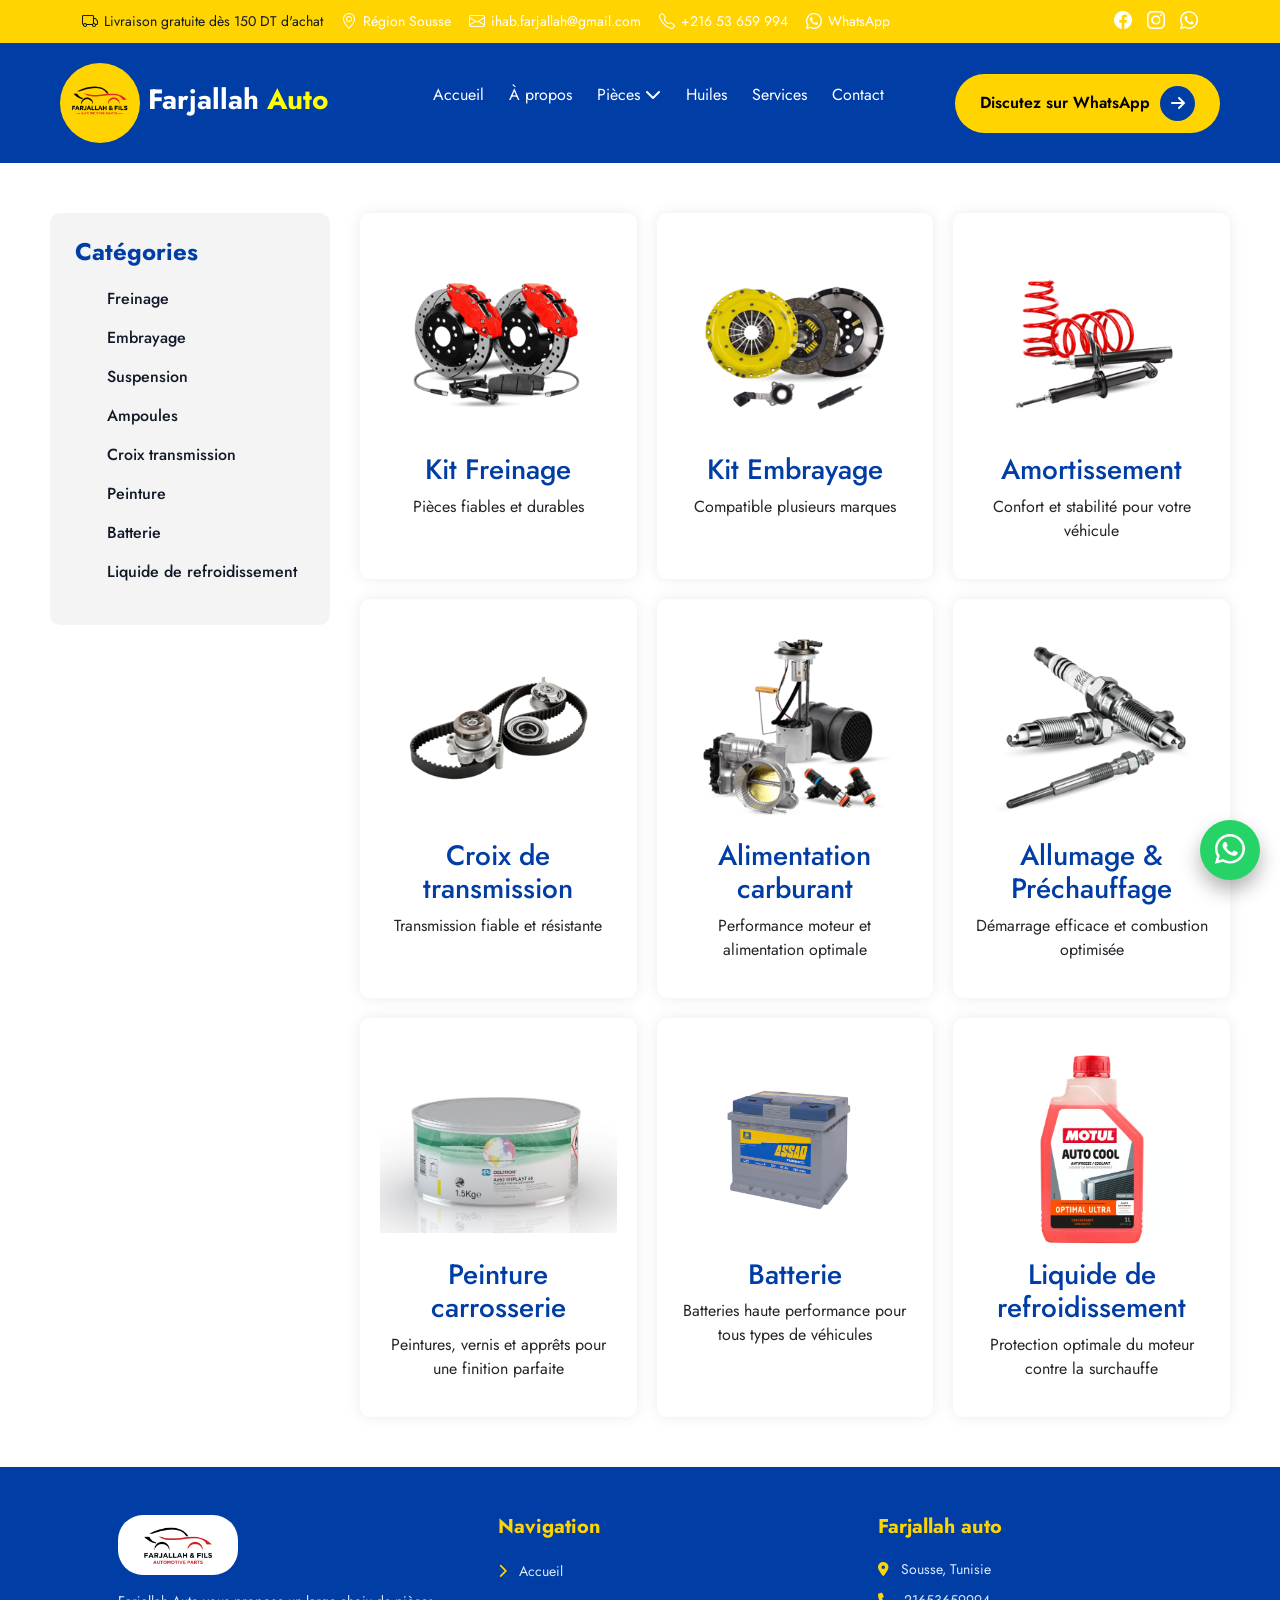
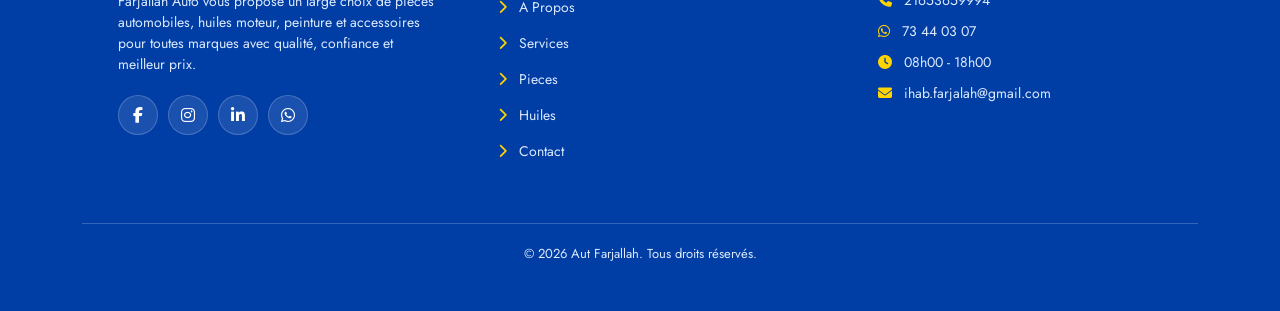
<file: piece.html>
<!DOCTYPE html>
<html lang="fr">
<head>
<meta charset="UTF-8">
<!DOCTYPE html>
<html lang="fr">
<head>
    <meta charset="UTF-8">
    <meta name="viewport" content="width=device-width, initial-scale=1.0">
    <title>Farjallah Auto</title>

    <!-- Google Fonts -->
    <link rel="preconnect" href="https://fonts.googleapis.com">
    <link rel="preconnect" href="https://fonts.gstatic.com" crossorigin>
    <link href="https://fonts.googleapis.com/css2?family=Cormorant+Garamond:ital,wght@0,300;0,400;0,600;1,300;1,400&family=Jost:wght@300;400;500&display=swap" rel="stylesheet">

    <!-- Bootstrap -->
    <link rel="stylesheet" href="https://cdn.jsdelivr.net/npm/bootstrap@5.3.3/dist/css/bootstrap.min.css">

    <!-- Bootstrap Icons -->
    <link rel="stylesheet" href="https://cdn.jsdelivr.net/npm/bootstrap-icons@1.11.3/font/bootstrap-icons.min.css">

    <!-- CSS -->
    <link rel="stylesheet" href="css/style.css">
     <link rel="stylesheet" href="css/piece.css">

    <!-- Font Awesome (important pour hamburger + dropdown icon) -->
    <link rel="stylesheet" href="https://cdnjs.cloudflare.com/ajax/libs/font-awesome/6.6.0/css/all.min.css">
</head>

<body>

<body>

<header>
  <div class="top-bar">
  <div class="container d-flex justify-content-between align-items-center flex-wrap">

    <!-- LEFT -->
    <div class="top-left">
      <span class="livraison"><i class="bi bi-truck livraison"></i> Livraison gratuite dès 150 DT d'achat</span>

      <span><i class="bi bi-geo-alt"></i> Région Sousse</span>

      <span><i class="bi bi-envelope"></i> ihab.farjallah@gmail.com</span>

      <span><i class="bi bi-telephone"></i> +216 53 659 994</span>

      <span>
        <i class="bi bi-whatsapp"></i> WhatsApp
      </span>
    </div>

    <!-- RIGHT -->
    <div class="top-right">
      <a href="#"><i class="bi bi-facebook"></i></a>
      <a href="#"><i class="bi bi-instagram"></i></a>
      <a href="https://wa.me/21653659994"><i class="bi bi-whatsapp"></i></a>
    </div>

  </div>
</div>
    <nav class="navbar">

        <div class="logo">
         <img src="images/ihab-new (2).png" class="img-ihab" alt="logo">
          <span>
  <span class="farjallah">Farjallah</span>
  <span class="auto">Auto</span>
</span>
        </div>

        <ul class="nav-links">
            <li><a href="index.html">Accueil</a></li>
            <li><a href="about.html">À propos</a></li>

            <li class="dropdown">
                <a href="#">Pièces <i class="fa fa-chevron-down"></i></a>

                <ul class="dropdown-menu">
                    <li><a href="kitfreinage.html">Freinage</a></li>
                    <li><a href="kitembrayage.html">Embrayage</a></li>
                    <li><a href="amortisseur.html">Suspension</a></li>
                    <li><a href="ampoule.html">Ampoules</a></li>
                </ul>
            </li>

            <li><a href="huile.html">Huiles</a></li>
                      <li><a href="services.html">Services</a></li>
            <li><a href="contact.html">Contact</a></li>
        </ul>

        <div class="menu-toggle">
            <i class="fa-solid fa-bars"></i>
        </div>
<div class="header-btn">
    <a href="https://wa.me/21600000000" class="theme-btn">
        Discutez sur WhatsApp 
        <i class="fa-solid fa-arrow-right"></i>
    </a>
</div>
    </nav>
    
</header>

<section class="shop">

    <aside class="sidebar">

        <h2>Catégories</h2>

        <ul>
            <li><a href="kitfreinage.html">Freinage</a></li>
            <li><a href="kitembrayage.html">Embrayage</a></li>
            <li><a href="amortisseur.html">Suspension</a></li>
                   <li><a href="ampoule.html">Ampoules</a></li>
            <li><a href="croix.html">Croix transmission</a></li>
            <li><a href="peinture.html">Peinture</a></li>
<li><a href="batterie.html">Batterie</a></li>
<li><a href="liquide.html">Liquide de refroidissement</a></li>
        </ul>

    </aside>

    <div class="products">

        <div class="product-card">
            <img src="images/frein.png" alt="">
            <h3>Kit Freinage</h3>
            <p>Pièces fiables et durables</p>
        </div>

        <div class="product-card">
            <img src="images/embrayage.png" alt="">
            <h3>Kit Embrayage</h3>
            <p>Compatible plusieurs marques</p>
        </div>
        <div class="product-card">
    <img src="images/amortissement.png" alt="">
    <h3>Amortissement</h3>
    <p>Confort et stabilité pour votre véhicule</p>
</div>

<div class="product-card">
    <img src="images/croix.png" alt="">
    <h3>Croix de transmission</h3>
    <p>Transmission fiable et résistante</p>
</div>

<div class="product-card">
    <img src="images/aliment-carb.png" alt="">
    <h3>Alimentation carburant</h3>
    <p>Performance moteur et alimentation optimale</p>
</div>

<div class="product-card">
    <img src="images/allume-prechauffage.png" alt="">
    <h3>Allumage & Préchauffage</h3>
    <p>Démarrage efficace et combustion optimisée</p>
</div>
<div class="product-card">
    <img src="images/peinture-1.jpg" alt="Peinture carrosserie">
    <h3>Peinture carrosserie</h3>
    <p>Peintures, vernis et apprêts pour une finition parfaite</p>
</div>

<div class="product-card">
    <img src="images/battery.webp" alt="Batterie auto">
    <h3>Batterie</h3>
    <p>Batteries haute performance pour tous types de véhicules</p>
</div>

<div class="product-card">
    <img src="images/refroidissement.avif" alt="Liquide de refroidissement">
    <h3>Liquide de refroidissement</h3>
    <p>Protection optimale du moteur contre la surchauffe</p>
</div>
    </div>
</section>
<footer class="footer-section py-5">

  <div class="container">

    <div class="row g-4">

      <!-- COL 1 -->
      <div class="col-md-4 ps-5">

        <img src="/images/logo-ihab.jpg" class="footer-logo mb-3">

        <p class="footer-text">
        Farjallah Auto vous propose un large choix de pièces automobiles, huiles moteur, 
        peinture et accessoires pour toutes marques avec qualité, confiance et meilleur prix.
        </p>
   <div class="footer-social">
          <a href="#" class="social-btn"><i class="fab fa-facebook-f"></i></a>
          <a href="#" class="social-btn"><i class="fab fa-instagram"></i></a>
          <a href="#" class="social-btn"><i class="fab fa-linkedin-in"></i></a>
          <a href="#" class="social-btn"><i class="fab fa-whatsapp"></i></a>
        </div>
      </div>

      <!-- COL 2 -->
      <div class="col-md-4 ps-5">

        <h5 class="footer-title">Navigation</h5>
<ul class="footer-navigation">
  <li>
        <a class="footer-text">
         <i class="fas fa-chevron-right"></i>
    Accueil
        </a>
</li>
<li>
        <a class="footer-text">
        <i class="fas fa-chevron-right"></i>
        A Propos
        </a>
</li>
<li>
        <a class="footer-text">
       <i class="fas fa-chevron-right"></i>
        Services
        <a>
          </li>
<li>
        <a href="piece.html" class="footer-text">
       <i class="fas fa-chevron-right"></i>
       Pieces
        </a>
        </li>
        <li>
        <a href="huile.html" class="footer-text">
       <i class="fas fa-chevron-right"></i>
       Huiles
        </a>
        </li>
       <li>
        <a href="contact.html" class="footer-text">
                <i class="fas fa-chevron-right"></i>
      Contact
        </a>
        </li>
</ul>
      </div>

      <!-- COL 3 -->
      <div class="col-md-4 ps-5">

        <h5 class="footer-title"> Farjallah auto</h5>

        <p class="footer-text">
          <i class="fa fa-map-marker-alt"></i>
          Sousse, Tunisie
        </p>
<a href="" class="footer-text">
        <p class="footer-text">
          <i class="fa fa-phone" ></i>
         21653659994
        </p></a>
        <a href="https://wa.me/21612345678" class="footer-text">
 <p class="footer-text">
          <i class="fa-brands fa-whatsapp"></i>
         73 44 03 07
        </p></a>
        <p class="footer-text">
          <i class="fa fa-clock"></i>
          08h00 - 18h00
        </p>
        <p class="footer-text">
          <i class="fa fa-envelope"></i>
          ihab.farjalah@gmail.com
        </p>  
        

      </div>

    </div>

    <!-- BOTTOM -->
    <div class="text-center mt-5 footer-bottom">
      © 2026 Aut Farjallah. Tous droits réservés.
    </div>

  </div>

</footer>
<script src="https://cdn.jsdelivr.net/npm/bootstrap@5.3.3/dist/js/bootstrap.bundle.min.js"></script>
<script src="js/piece.js"></script>
  <script src="js/navbar.js"></script>
<a href="https://wa.me/21653659994" class="whatsapp-btn" target="_blank">
  <i class="bi bi-whatsapp"></i>
</a>
</body>
</html>
</file>
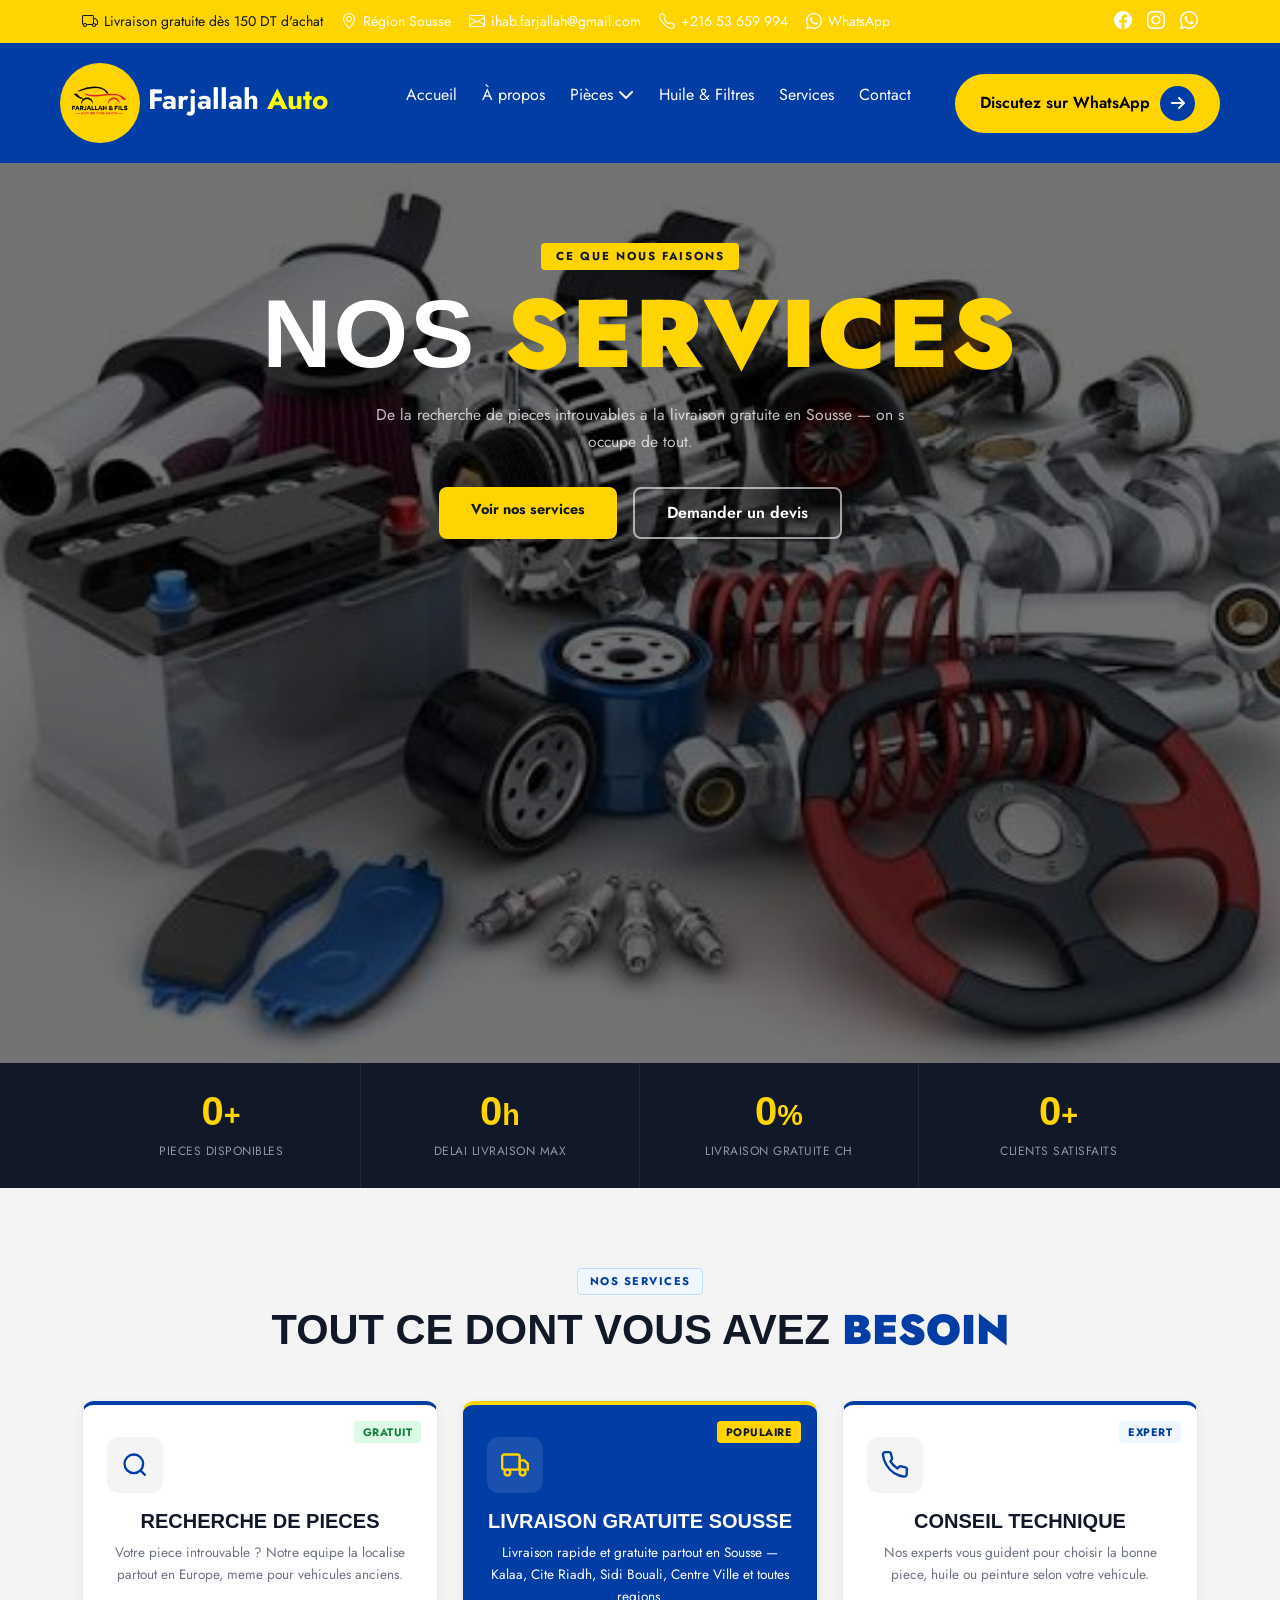
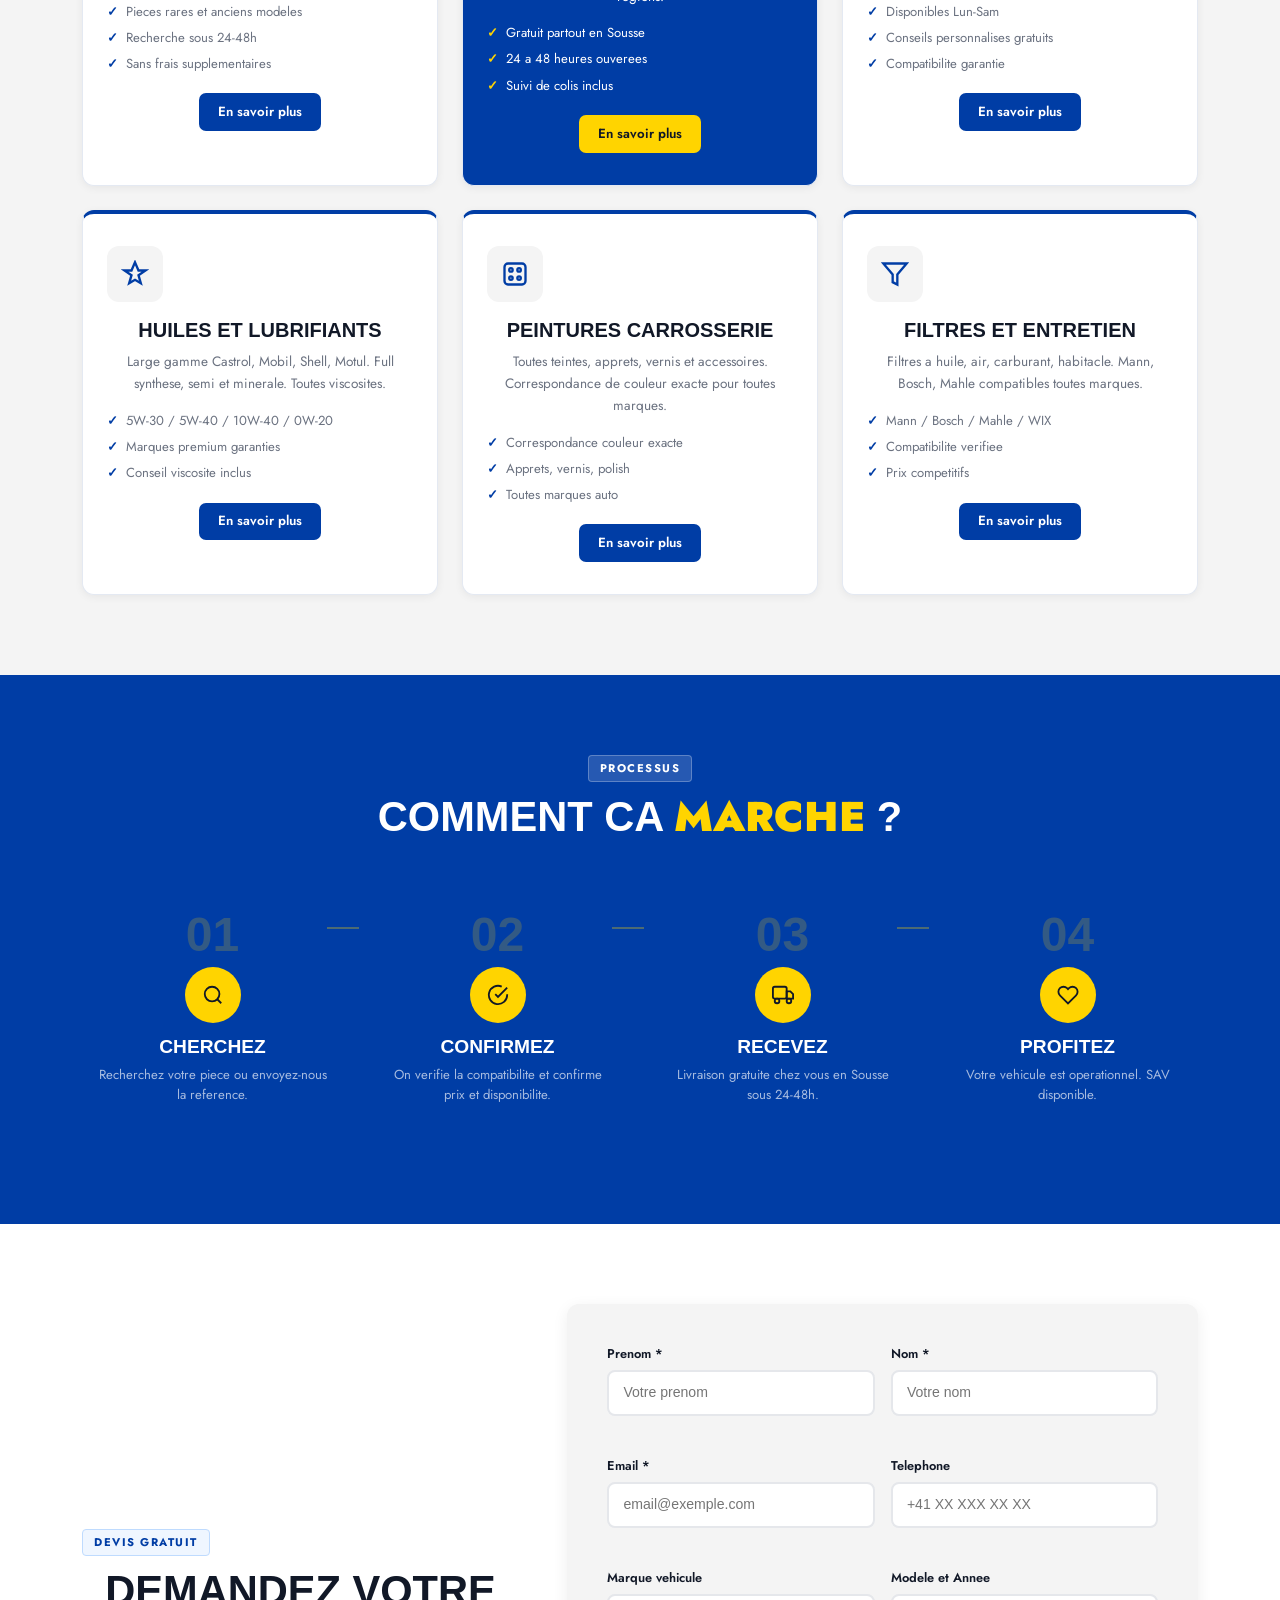
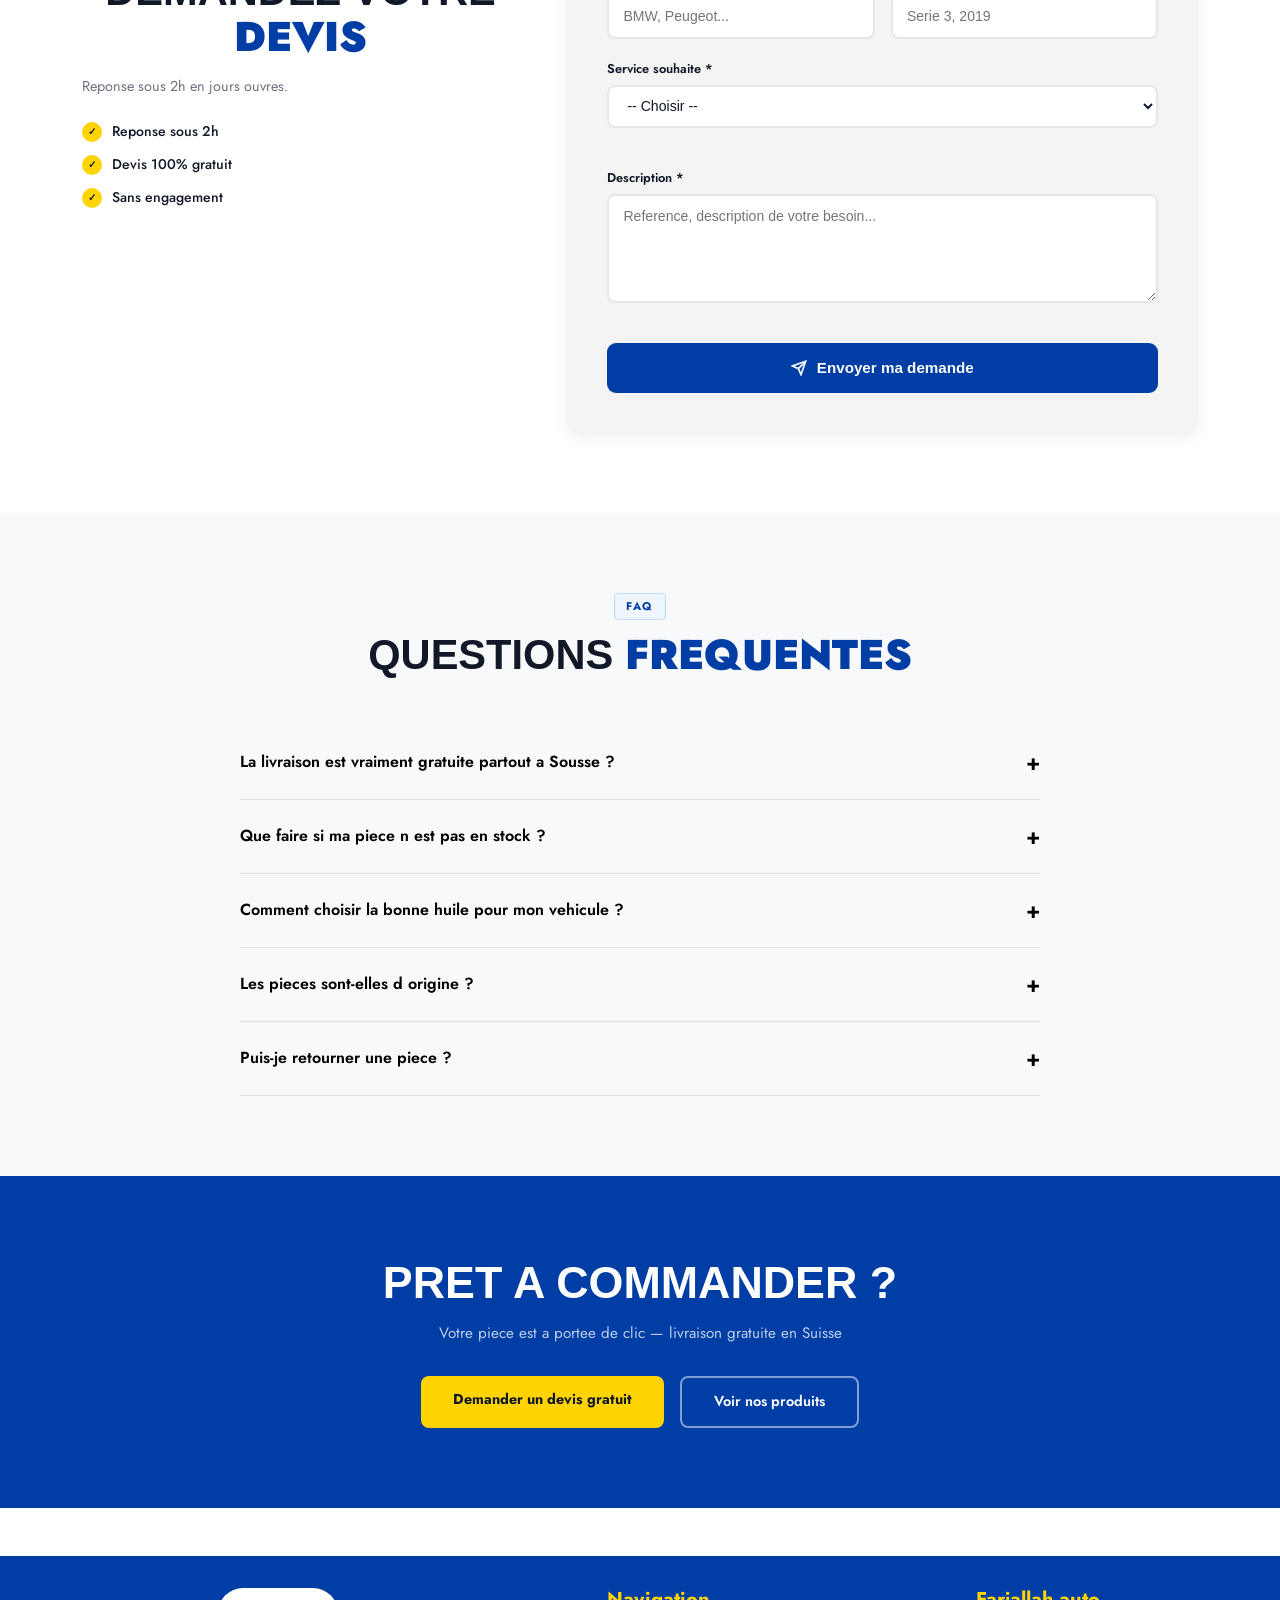
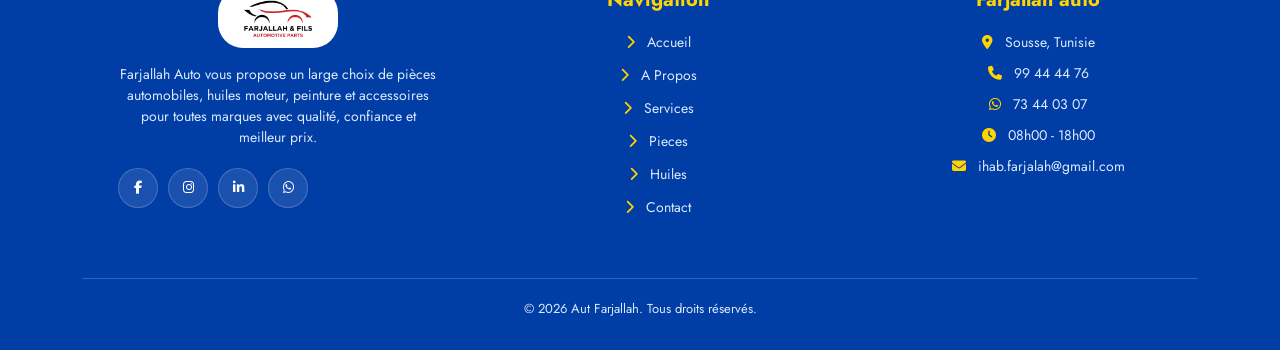
<file: services.html>
<!DOCTYPE html>
<html lang="fr">
<head>
    <meta charset="UTF-8">
    <meta name="viewport" content="width=device-width, initial-scale=1.0">
    <title>Farjallah Auto</title>

    <!-- Google Fonts -->
    <link rel="preconnect" href="https://fonts.googleapis.com">
    <link rel="preconnect" href="https://fonts.gstatic.com" crossorigin>
    <link href="https://fonts.googleapis.com/css2?family=Cormorant+Garamond:ital,wght@0,300;0,400;0,600;1,300;1,400&family=Jost:wght@300;400;500&display=swap" rel="stylesheet">

    <!-- Bootstrap -->
    <link rel="stylesheet" href="https://cdn.jsdelivr.net/npm/bootstrap@5.3.3/dist/css/bootstrap.min.css">

    <!-- Bootstrap Icons -->
    <link rel="stylesheet" href="https://cdn.jsdelivr.net/npm/bootstrap-icons@1.11.3/font/bootstrap-icons.min.css">

    <!-- CSS -->
    <link rel="stylesheet" href="css/style.css">
     <link rel="stylesheet" href="css/service.css">

    <!-- Font Awesome (important pour hamburger + dropdown icon) -->
    <link rel="stylesheet" href="https://cdnjs.cloudflare.com/ajax/libs/font-awesome/6.6.0/css/all.min.css">
</head>

<body>
<header>
  <div class="top-bar">
  <div class="container d-flex justify-content-between align-items-center flex-wrap">

    <!-- LEFT -->
    <div class="top-left">
      <span class="livraison"><i class="bi bi-truck livraison"></i> Livraison gratuite dès 150 DT d'achat</span>

      <span><i class="bi bi-geo-alt"></i> Région Sousse</span>

      <span><i class="bi bi-envelope"></i> ihab.farjallah@gmail.com</span>

      <span><i class="bi bi-telephone"></i> +216 53 659 994</span>

      <span>
        <i class="bi bi-whatsapp"></i> WhatsApp
      </span>
    </div>

    <!-- RIGHT -->
    <div class="top-right">
      <a href="#"><i class="bi bi-facebook"></i></a>
      <a href="#"><i class="bi bi-instagram"></i></a>
      <a href="https://wa.me/21653659994"><i class="bi bi-whatsapp"></i></a>
    </div>

  </div>
</div>
    <nav class="navbar">

        <div class="logo">
         <img src="images/ihab-new (2).png" class="img-ihab" alt="logo">
          <span>
  <span class="farjallah">Farjallah</span>
  <span class="auto">Auto</span>
</span>
        </div>

        <ul class="nav-links">
            <li><a href="index.html">Accueil</a></li>
            <li><a href="about.html">À propos</a></li>

            <li class="dropdown">
                <a href="#">Pièces <i class="fa fa-chevron-down"></i></a>

                <ul class="dropdown-menu">
                    <li><a href="piece.html">Freinage</a></li>
                    <li><a href="piece.html">Embrayage</a></li>
                    <li><a href="piece.html">Suspension</a></li>
                    <li><a href="piece.html">Carburant</a></li>
                </ul>
            </li>

            <li><a href="huile.html">Huile & Filtres</a></li>
           <li><a href="services.html">Services</a></li>
            <li><a href="contact.html">Contact</a></li>
        </ul>

        <div class="menu-toggle">
            <i class="fa-solid fa-bars"></i>
        </div>
<div class="header-btn">
    <a href="https://wa.me/21653659994" class="theme-btn">
        Discutez sur WhatsApp 
        <i class="fa-solid fa-arrow-right"></i>
    </a>
</div>
    </nav>
    
</header>
  

  <!-- HERO -->
  <section class="hero-2">
    <div class="hero-bg-2"></div>
    <div class="container position-relative text-center">
      <div class="hero-eyebrow-2">Ce que nous faisons</div>
      <h1>Nos <em>Services</em></h1>
      <p class="hero-sub-2">De la recherche de pieces introuvables a la livraison gratuite en Sousse — on s occupe de tout.</p>
      <div class="hero-btns-2">
        <a href="#services" class="btn-primary-yellow-2">Voir nos services</a>
        <a href="#devis" class="btn-outline-white-2">Demander un devis</a>
      </div>
    </div>
  </section>

  <!-- STATS -->
  <div class="stats-bar">
    <div class="container">
      <div class="row g-0 text-center">
        <div class="col-6 col-md-3">
          <div class="stat-item">
            <span class="stat-num" data-target="12000">0</span><span class="stat-sym">+</span>
            <span class="stat-label">Pieces disponibles</span>
          </div>
        </div>
        <div class="col-6 col-md-3">
          <div class="stat-item">
            <span class="stat-num" data-target="48">0</span><span class="stat-sym">h</span>
            <span class="stat-label">Delai livraison max</span>
          </div>
        </div>
        <div class="col-6 col-md-3">
          <div class="stat-item">
            <span class="stat-num" data-target="100">0</span><span class="stat-sym">%</span>
            <span class="stat-label">Livraison gratuite CH</span>
          </div>
        </div>
        <div class="col-6 col-md-3">
          <div class="stat-item no-border">
            <span class="stat-num" data-target="5000">0</span><span class="stat-sym">+</span>
            <span class="stat-label">Clients satisfaits</span>
          </div>
        </div>
      </div>
    </div>
  </div>

  <!-- SERVICES -->
  <section class="section-services" id="services">
    <div class="container">
      <div class="text-center mb-5">
        <span class="section-tag">Nos Services</span>
        <h2 class="section-title">Tout ce dont vous avez <em>besoin</em></h2>
      </div>
      <div class="row g-4">

        <div class="col-md-6 col-lg-4">
          <div class="service-card" data-modal="recherche">
            <div class="sc-icon"><svg viewBox="0 0 24 24" fill="none" stroke="currentColor" stroke-width="2" width="28" height="28"><circle cx="11" cy="11" r="8"/><path d="M21 21l-4.35-4.35"/></svg></div>
            <span class="sc-badge badge-free">Gratuit</span>
            <h3>Recherche de pieces</h3>
            <p>Votre piece introuvable ? Notre equipe la localise partout en Europe, meme pour vehicules anciens.</p>
            <ul class="sc-list">
              <li>Pieces rares et anciens modeles</li>
              <li>Recherche sous 24-48h</li>
              <li>Sans frais supplementaires</li>
            </ul>
            <button class="sc-btn">En savoir plus</button>
          </div>
        </div>

        <div class="col-md-6 col-lg-4">
          <div class="service-card featured" data-modal="livraison">
            <div class="sc-icon"><svg viewBox="0 0 24 24" fill="none" stroke="currentColor" stroke-width="2" width="28" height="28"><rect x="1" y="3" width="15" height="13" rx="2"/><path d="M16 8h4l3 3v5h-7V8z"/><circle cx="5.5" cy="18.5" r="2.5"/><circle cx="18.5" cy="18.5" r="2.5"/></svg></div>
            <span class="sc-badge badge-popular">Populaire</span>
            <h3>Livraison gratuite Sousse</h3>
            <p>Livraison rapide et gratuite partout en Sousse — Kalaa, Cite Riadh, Sidi Bouali, Centre Ville et toutes regions.</p>
            <ul class="sc-list">
              <li>Gratuit partout en Sousse</li>
              <li>24 a 48 heures ouverees</li>
              <li>Suivi de colis inclus</li>
            </ul>
            <button class="sc-btn">En savoir plus</button>
          </div>
        </div>

        <div class="col-md-6 col-lg-4">
          <div class="service-card" data-modal="conseil">
            <div class="sc-icon"><svg viewBox="0 0 24 24" fill="none" stroke="currentColor" stroke-width="2" width="28" height="28"><path d="M22 16.92v3a2 2 0 0 1-2.18 2 19.79 19.79 0 0 1-8.63-3.07A19.5 19.5 0 0 1 4.71 12 19.79 19.79 0 0 1 1.65 3.18 2 2 0 0 1 3.62 1h3a2 2 0 0 1 2 1.72c.127.96.361 1.903.7 2.81a2 2 0 0 1-.45 2.11L8.09 8.91a16 16 0 0 0 6 6l1.27-1.27a2 2 0 0 1 2.11-.45c.907.339 1.85.573 2.81.7A2 2 0 0 1 22 16.92z"/></svg></div>
            <span class="sc-badge badge-expert">Expert</span>
            <h3>Conseil technique</h3>
            <p>Nos experts vous guident pour choisir la bonne piece, huile ou peinture selon votre vehicule.</p>
            <ul class="sc-list">
              <li>Disponibles Lun-Sam</li>
              <li>Conseils personnalises gratuits</li>
              <li>Compatibilite garantie</li>
            </ul>
            <button class="sc-btn">En savoir plus</button>
          </div>
        </div>

        <div class="col-md-6 col-lg-4">
          <div class="service-card" data-modal="huiles">
            <div class="sc-icon"><svg viewBox="0 0 24 24" fill="none" stroke="currentColor" stroke-width="2" width="28" height="28"><path d="M12 2l-3 7H3l6 4-2 7 5-3 5 3-2-7 6-4h-6L12 2z"/></svg></div>
            <h3>Huiles et Lubrifiants</h3>
            <p>Large gamme Castrol, Mobil, Shell, Motul. Full synthese, semi et minerale. Toutes viscosites.</p>
            <ul class="sc-list">
              <li>5W-30 / 5W-40 / 10W-40 / 0W-20</li>
              <li>Marques premium garanties</li>
              <li>Conseil viscosite inclus</li>
            </ul>
            <button class="sc-btn">En savoir plus</button>
          </div>
        </div>

        <div class="col-md-6 col-lg-4">
          <div class="service-card" data-modal="peinture">
            <div class="sc-icon"><svg viewBox="0 0 24 24" fill="none" stroke="currentColor" stroke-width="2" width="28" height="28"><rect x="3" y="3" width="18" height="18" rx="3"/><circle cx="8.5" cy="8.5" r="1.5"/><circle cx="15.5" cy="8.5" r="1.5"/><circle cx="8.5" cy="15.5" r="1.5"/><circle cx="15.5" cy="15.5" r="1.5"/></svg></div>
            <h3>Peintures carrosserie</h3>
            <p>Toutes teintes, apprets, vernis et accessoires. Correspondance de couleur exacte pour toutes marques.</p>
            <ul class="sc-list">
              <li>Correspondance couleur exacte</li>
              <li>Apprets, vernis, polish</li>
              <li>Toutes marques auto</li>
            </ul>
            <button class="sc-btn">En savoir plus</button>
          </div>
        </div>

        <div class="col-md-6 col-lg-4">
          <div class="service-card" data-modal="filtres">
            <div class="sc-icon"><svg viewBox="0 0 24 24" fill="none" stroke="currentColor" stroke-width="2" width="28" height="28"><polygon points="22 3 2 3 10 12.46 10 19 14 21 14 12.46 22 3"/></svg></div>
            <h3>Filtres et Entretien</h3>
            <p>Filtres a huile, air, carburant, habitacle. Mann, Bosch, Mahle compatibles toutes marques.</p>
            <ul class="sc-list">
              <li>Mann / Bosch / Mahle / WIX</li>
              <li>Compatibilite verifiee</li>
              <li>Prix competitifs</li>
            </ul>
            <button class="sc-btn">En savoir plus</button>
          </div>
        </div>

      </div>
    </div>
  </section>

  <!-- PROCESS -->
  <section class="section-process">
    <div class="container">
      <div class="text-center mb-5">
        <span class="section-tag white">Processus</span>
        <h2 class="section-title white">Comment ca <em>marche</em> ?</h2>
      </div>
      <div class="row g-4 justify-content-center">
        <div class="col-sm-6 col-lg-3">
          <div class="process-step">
            <div class="ps-num">01</div>
            <div class="ps-icon"><svg viewBox="0 0 24 24" fill="none" stroke="currentColor" stroke-width="2" width="22" height="22"><circle cx="11" cy="11" r="8"/><path d="M21 21l-4.35-4.35"/></svg></div>
            <h4>Cherchez</h4>
            <p>Recherchez votre piece ou envoyez-nous la reference.</p>
          </div>
        </div>
        <div class="col-sm-6 col-lg-3">
          <div class="process-step">
            <div class="ps-num">02</div>
            <div class="ps-icon"><svg viewBox="0 0 24 24" fill="none" stroke="currentColor" stroke-width="2" width="22" height="22"><path d="M22 11.08V12a10 10 0 1 1-5.93-9.14"/><polyline points="22 4 12 14.01 9 11.01"/></svg></div>
            <h4>Confirmez</h4>
            <p>On verifie la compatibilite et confirme prix et disponibilite.</p>
          </div>
        </div>
        <div class="col-sm-6 col-lg-3">
          <div class="process-step">
            <div class="ps-num">03</div>
            <div class="ps-icon"><svg viewBox="0 0 24 24" fill="none" stroke="currentColor" stroke-width="2" width="22" height="22"><rect x="1" y="3" width="15" height="13" rx="2"/><path d="M16 8h4l3 3v5h-7V8z"/><circle cx="5.5" cy="18.5" r="2.5"/><circle cx="18.5" cy="18.5" r="2.5"/></svg></div>
            <h4>Recevez</h4>
            <p>Livraison gratuite chez vous en Sousse sous 24-48h.</p>
          </div>
        </div>
        <div class="col-sm-6 col-lg-3">
          <div class="process-step">
            <div class="ps-num">04</div>
            <div class="ps-icon"><svg viewBox="0 0 24 24" fill="none" stroke="currentColor" stroke-width="2" width="22" height="22"><path d="M20.84 4.61a5.5 5.5 0 0 0-7.78 0L12 5.67l-1.06-1.06a5.5 5.5 0 0 0-7.78 7.78l1.06 1.06L12 21.23l7.78-7.78 1.06-1.06a5.5 5.5 0 0 0 0-7.78z"/></svg></div>
            <h4>Profitez</h4>
            <p>Votre vehicule est operationnel. SAV disponible.</p>
          </div>
        </div>
      </div>
    </div>
  </section>

  <!-- DEVIS -->
  <section class="section-devis" id="devis">
    <div class="container">
      <div class="row align-items-center g-5">
        <div class="col-lg-5">
          <span class="section-tag">Devis gratuit</span>
          <h2 class="section-title">Demandez votre <em>devis</em></h2>
          <p class="section-sub">Reponse sous 2h en jours ouvres.</p>
          <div class="devis-checks">
            <div class="dc-item"><span class="dc-dot"></span>Reponse sous 2h</div>
            <div class="dc-item"><span class="dc-dot"></span>Devis 100% gratuit</div>
            <div class="dc-item"><span class="dc-dot"></span>Sans engagement</div>
          </div>
        </div>
        <div class="col-lg-7">
          <div class="devis-box">
            <form id="devisForm" novalidate>
              <div class="row g-3">
                <div class="col-sm-6">
                  <div class="f-group">
                    <label>Prenom *</label>
                    <input type="text" id="dPrenom" placeholder="Votre prenom" required/>
                    <span class="f-error" id="err-dPrenom"></span>
                  </div>
                </div>
                <div class="col-sm-6">
                  <div class="f-group">
                    <label>Nom *</label>
                    <input type="text" id="dNom" placeholder="Votre nom" required/>
                    <span class="f-error" id="err-dNom"></span>
                  </div>
                </div>
                <div class="col-sm-6">
                  <div class="f-group">
                    <label>Email *</label>
                    <input type="email" id="dEmail" placeholder="email@exemple.com" required/>
                    <span class="f-error" id="err-dEmail"></span>
                  </div>
                </div>
                <div class="col-sm-6">
                  <div class="f-group">
                    <label>Telephone</label>
                    <input type="tel" id="dTel" placeholder="+41 XX XXX XX XX"/>
                  </div>
                </div>
                <div class="col-sm-6">
                  <div class="f-group">
                    <label>Marque vehicule</label>
                    <input type="text" id="dMarque" placeholder="BMW, Peugeot..."/>
                  </div>
                </div>
                <div class="col-sm-6">
                  <div class="f-group">
                    <label>Modele et Annee</label>
                    <input type="text" id="dModele" placeholder="Serie 3, 2019"/>
                  </div>
                </div>
                <div class="col-12">
                  <div class="f-group">
                    <label>Service souhaite *</label>
                    <select id="dService" required>
                      <option value="">-- Choisir --</option>
                      <option>Recherche de piece introuvable</option>
                      <option>Livraison en Suisse</option>
                      <option>Conseil technique</option>
                      <option>Huiles et Lubrifiants</option>
                      <option>Peintures carrosserie</option>
                      <option>Filtres et Entretien</option>
                    </select>
                    <span class="f-error" id="err-dService"></span>
                  </div>
                </div>
                <div class="col-12">
                  <div class="f-group">
                    <label>Description *</label>
                    <textarea id="dMessage" rows="4" placeholder="Reference, description de votre besoin..." required></textarea>
                    <span class="f-error" id="err-dMessage"></span>
                  </div>
                </div>
                <div class="col-12">
                  <button type="submit" class="btn-submit-devis" id="btnDevis">
                    <svg width="16" height="16" viewBox="0 0 24 24" fill="none" stroke="currentColor" stroke-width="2.5"><line x1="22" y1="2" x2="11" y2="13"/><polygon points="22 2 15 22 11 13 2 9 22 2"/></svg>
                    Envoyer ma demande
                  </button>
                </div>
              </div>
            </form>
            <div class="devis-success" id="devisSuccess">
              <svg viewBox="0 0 24 24" fill="none" stroke="#16a34a" stroke-width="2.5" width="44" height="44"><path d="M22 11.08V12a10 10 0 1 1-5.93-9.14"/><polyline points="22 4 12 14.01 9 11.01"/></svg>
              <strong>Demande envoyee !</strong>
              <span>Notre equipe vous contacte sous 2h.</span>
            </div>
          </div>
        </div>
      </div>
    </div>
  </section>

  <!-- FAQ -->
 <section class="faq-section-new">
  <div class="container">
    <div class="text-center mb-5">
      <span class="section-tag">FAQ</span>
      <h2 class="section-title">Questions <em>frequentes</em></h2>
    </div>

    <div class="faq-wrapper-new">

      <div class="faq-box-new">
        <button class="faq-btn-new">
          La livraison est vraiment gratuite partout a Sousse ?
          <span class="faq-icon-new">+</span>
        </button>
        <div class="faq-content-new">
          Oui, 100% gratuite partout a Sousse. Delai 24 a 48 heures ouvrees, peu importe votre canton.
        </div>
      </div>

      <div class="faq-box-new">
        <button class="faq-btn-new">
          Que faire si ma piece n est pas en stock ?
          <span class="faq-icon-new">+</span>
        </button>
        <div class="faq-content-new">
          Contactez-nous avec la reference — on la cherche partout en Tunisie et vous repond sous 24-48h sans frais.
        </div>
      </div>

      <div class="faq-box-new">
        <button class="faq-btn-new">
          Comment choisir la bonne huile pour mon vehicule ?
          <span class="faq-icon-new">+</span>
        </button>
        <div class="faq-content-new">
          Donnez-nous marque, modele et annee — notre equipe recommande la viscosite et marque adaptees, gratuitement.
        </div>
      </div>

      <div class="faq-box-new">
        <button class="faq-btn-new">
          Les pieces sont-elles d origine ?
          <span class="faq-icon-new">+</span>
        </button>
        <div class="faq-content-new">
          Nous proposons pieces OEM et equivalents de qualite. Toutes garanties authentiques, zero contrefacon.
        </div>
      </div>

      <div class="faq-box-new">
        <button class="faq-btn-new">
          Puis-je retourner une piece ?
          <span class="faq-icon-new">+</span>
        </button>
        <div class="faq-content-new">
          Oui, sous 14 jours si la piece est non montee et dans son emballage d origine. On organise le retour et remboursement.
        </div>
      </div>

    </div>
  </div>
</section>

  <!-- CTA -->
  <section class="section-cta">
    <div class="container text-center">
      <h2>Pret a commander ?</h2>
      <p>Votre piece est a portee de clic — livraison gratuite en Suisse</p>
      <div class="cta-btns">
        <a href="#devis" class="btn-cta-yellow">Demander un devis gratuit</a>
        <a href="#" class="btn-cta-white">Voir nos produits</a>
      </div>
    </div>
  </section>
<footer class="footer-section mt-5">

  <div class="container">

    <div class="row g-4">

      <!-- COL 1 -->
      <div class="col-md-4 ps-5">

        <img src="/images/logo-ihab.jpg" class="footer-logo mb-3">

        <p class="footer-text">
        Farjallah Auto vous propose un large choix de pièces automobiles, huiles moteur, 
        peinture et accessoires pour toutes marques avec qualité, confiance et meilleur prix.
        </p>
   <div class="footer-social">
          <a href="#" class="social-btn"><i class="fab fa-facebook-f"></i></a>
          <a href="#" class="social-btn"><i class="fab fa-instagram"></i></a>
          <a href="#" class="social-btn"><i class="fab fa-linkedin-in"></i></a>
          <a href="#" class="social-btn"><i class="fab fa-whatsapp"></i></a>
        </div>
      </div>

      <!-- COL 2 -->
      <div class="col-md-4 ps-5">

        <h5 class="footer-title">Navigation</h5>
<ul class="footer-navigation">
  <li>
        <a class="footer-text">
         <i class="fas fa-chevron-right"></i>
    Accueil
        </a>
</li>
<li>
        <a class="footer-text">
        <i class="fas fa-chevron-right"></i>
        A Propos
        </a>
</li>
<li>
        <a class="footer-text">
       <i class="fas fa-chevron-right"></i>
        Services
        <a>
          </li>
<li>
        <a href="piece.html" class="footer-text">
       <i class="fas fa-chevron-right"></i>
       Pieces
        </a>
        </li>
        <li>
        <a href="huile.html" class="footer-text">
       <i class="fas fa-chevron-right"></i>
       Huiles
        </a>
        </li>
        <li>
        <a href="contact.html" class="footer-text">
                <i class="fas fa-chevron-right"></i>
      Contact
        </a>
        </li>
</ul>
      </div>

      <!-- COL 3 -->
      <div class="col-md-4 ps-5">

        <h5 class="footer-title"> Farjallah auto</h5>

        <p class="footer-text">
          <i class="fa fa-map-marker-alt"></i>
          Sousse, Tunisie
        </p>
<a href="" class="footer-text">
        <p class="footer-text">
          <i class="fa fa-phone" ></i>
         99 44 44 76
        </p></a>
        <a href="https://wa.me/21612345678" class="footer-text">
 <p class="footer-text">
          <i class="fa-brands fa-whatsapp"></i>
         73 44 03 07
        </p></a>
        <p class="footer-text">
          <i class="fa fa-clock"></i>
          08h00 - 18h00
        </p>

        <p class="footer-text">
          <i class="fa fa-envelope"></i>
          ihab.farjalah@gmail.com
        </p>  
        

      </div>

    </div>

    <!-- BOTTOM -->
    <div class="text-center mt-5 footer-bottom">
      © 2026 Aut Farjallah. Tous droits réservés.
    </div>

  </div>

</footer>

  <!-- MODAL -->
  
  

  <script src="https://cdn.jsdelivr.net/npm/bootstrap@5.3.3/dist/js/bootstrap.bundle.min.js"></script>
    <script src="js/navbar.js"></script>
  <script src="js/service.js"></script>
  </body>
</html>
</file>
<file: css/style.css>
*{
    margin:0;
    padding:0;
    box-sizing:border-box;
    font-family:'Jost', sans-serif;
}
:root {
  --navy:        #0B2545;
  --blue:        #1455D6;
  --blue-soft:   #E7EFFD;
  --yellow:      #FFC93C;
  --yellow-deep: #F2A900;
  --white:       #FFFFFF;
  --paper:       #F5F7FB;
  --ink-soft:    #5B6B85;

  --font-display: 'Oswald', sans-serif;
  --font-body:    'Work Sans', sans-serif;
}
:root{
    --yellow:#FFD400;
    --blue:#003DA5;
    --white:#ffffff;
    --dark:#111827;
    --gray:#f4f4f4;
}

body{
    overflow-x:hidden;
    background:var(--gray);
}
/*whatsup*/
.whatsapp-btn{
    position:fixed;
    bottom:20px;
    right:20px;
    width:60px;
    height:60px;
    background:#25D366;
    color:white;
    font-size:30px;
    display:flex;
    justify-content:center;
    align-items:center;
    border-radius:50%;
    box-shadow:0 10px 20px rgba(0,0,0,.3);
    z-index:999;
    transition:.3s;
    animation:waPulse 1.5s infinite;
}

.whatsapp-btn:hover{
    transform:scale(1.1);
    background:#1ebe5d;
}

/* animation pulse */
@keyframes waPulse{
    0%{
        box-shadow:0 0 0 0 rgba(37,211,102,0.6);
    }
    70%{
        box-shadow:0 0 0 15px rgba(37,211,102,0);
    }
    100%{
        box-shadow:0 0 0 0 rgba(37,211,102,0);
    }
}

.top-bar{
    background: var(--yellow);
    color: white;
    font-size: 14px;
    padding: 8px 0;
}

.top-left{
    display: flex;
    align-items: center;
    flex-wrap: wrap;
    gap: 18px;
  }
  .top-left .livraison{
    color: var(--dark) !important;
  }


.top-left span{
    display: inline-flex;
    align-items: center;
    gap: 6px;
    
}

.top-left i{
    color: white;
    font-size: 16px;
}

.top-right{
    display: flex;
    align-items: center;
}

.top-right a{
    color: white;
    margin-left: 15px;
    font-size: 18px;
    transition: .3s;
}

.top-right a:hover{
    color: var(--dark);
    transform: scale(1.2);
}
/* NAVBAR */

 .img-ihab {
    width: 80px;
    height: 80px;
    border-radius: 50%;
    background-color: var(--yellow);
    object-fit: cover;
}

/* Tablette */
@media (max-width: 768px) {
    .img-ihab {
        width: 60px;
        height: 60px;
    }
}

/* Mobile */
@media (max-width: 480px) {
    .img-ihab {
        width: 45px;
        height: 45px;
    }
}
 .farjallah{
    color: white;
}

.auto{
    color: yellow;
}
.navbar{
    display:flex;
    justify-content:space-between;
    align-items:center;
    padding:20px 60px;
    background:var(--blue);
    position:sticky;
    top:0;
    z-index:1000;
}

.logo{
    color:var(--white);
    font-size:28px;
    font-weight:700;
}

.nav-links{
    display:flex;
    gap:25px;
    list-style:none;
}

.nav-links a{
    color:var(--white);
    text-decoration:none;
    font-size:16px;
    transition:.3s;
}

.nav-links a:hover{
    color:var(--yellow);
}

/* DROPDOWN */

.dropdown{
    position:relative;
}

.dropdown-menu{
    display:none;
    position:absolute;
    top:30px;
    left:0;
    background:var(--white);
    min-width:220px;
    box-shadow:0 10px 20px rgba(0,0,0,.1);
    list-style:none;
    border-radius:8px;
    overflow:hidden;
}

.dropdown-menu li{
    padding:12px 20px;
}

.dropdown-menu a{
    color:var(--dark);
}

.dropdown:hover .dropdown-menu{
    display:block;
}

.menu-toggle{
    display:none;
    color:white;
    font-size:28px;
    cursor:pointer;
}
.class-btn:hover {
    background-color: var(--white);
    color: var(--yellow);
}
.header-btn .theme-btn{
    background: var(--yellow);
    color: black;
    padding: 12px 25px;
    border-radius: 30px;
    text-decoration: none;
    font-weight: 600;
    display: inline-flex;
    align-items: center;
    gap: 10px;
    transition: .3s;
}

.header-btn .theme-btn i{
    color: white;
    background: var(--blue);
    width: 35px;
    height: 35px;
    border-radius: 50%;
    display: flex;
    align-items: center;
    justify-content: center;
    transition: .3s;
}

/* Hover */
.header-btn .theme-btn:hover{
    background: var(--white);
    color: var(--blue);
}

.header-btn .theme-btn:hover i{
    background: white;
    color: var(--yellow);
}

/* Tablette */
@media (max-width: 992px){
    .header-btn .theme-btn{
        padding: 10px 20px;
        font-size: 14px;
        gap: 8px;
    }

    .header-btn .theme-btn i{
        width: 32px;
        height: 32px;
        font-size: 14px;
    }
}

/* Mobile */
@media (max-width: 768px){
    .header-btn{
        display: flex;
        justify-content: center;
        width: 100%;
    }

    .header-btn .theme-btn{
        padding: 10px 18px;
        font-size: 13px;
        border-radius: 25px;
    }

    .header-btn .theme-btn i{
        width: 28px;
        height: 28px;
        font-size: 12px;
    }
}

/* Petit mobile */
@media (max-width: 480px){
    .header-btn .theme-btn{
        padding: 8px 15px;
        font-size: 12px;
        gap: 6px;
    }

    .header-btn .theme-btn i{
        width: 25px;
        height: 25px;
        font-size: 11px;
    }
}
@media (max-width: 768px){
    .top-bar{
        font-size: 12px;
        text-align: center;
    }

    .top-left{
        justify-content: center;
        gap: 10px;
    }

    .top-right{
        justify-content: center;
        margin-top: 5px;
    }

    .top-right a{
        font-size: 16px;
        margin-left: 10px;
    }
}
@media (max-width: 992px){

    .navbar{
        padding: 15px 25px;
    }

    .menu-toggle{
        display: block;
    }

    .nav-links{
        position: absolute;
        top: 100%;
        left: 0;
        width: 100%;
        background: var(--blue);
        flex-direction: column;
        gap: 0;
        display: none;
    }

    .nav-links.active{
        display: flex;
    }

    .nav-links li{
        text-align: center;
        padding: 15px 0;
        border-top: 1px solid rgba(255,255,255,0.1);
    }

    .dropdown-menu{
        position: static;
        box-shadow: none;
        background: rgba(255,255,255,0.05);
    }
}
/* HERO */
/* HERO */
.hero{
    position: relative;
    width: 100%;
    height: 100vh;
    overflow: hidden;
}

.hero-slide{
    position: absolute;
    inset: 0;
    width: 100%;
    height: 100%;
    opacity: 0;
    transition: opacity 1s ease-in-out;
}

.hero-slide.active{
    opacity: 1;
    z-index: 2;
}

.hero-slide img{
    width: 100%;
    height: 100%;
    object-fit: cover;
    object-position: center;
}

/* Overlay noir */
.hero-slide::before{
    content: "";
    position: absolute;
    inset: 0;
    background: rgba(0,0,0,0.35);
    z-index: 1;
}

.hero-content{
    position: absolute;
    z-index: 3;
    top: 50%;
    left: 50%;
    transform: translate(-50%, -50%);
    text-align: center;
    color: white;
    width: 85%;
    max-width: 700px;
}

.hero-content h1{
    font-size: 55px;
    line-height: 1.2;
    margin-bottom: 20px;
}

.hero-content p{
    font-size: 22px;
    margin-bottom: 25px;
}

.btn{
    display: inline-block;
    background: var(--yellow);
    color: var(--blue);
    padding: 14px 35px;
    border-radius: 30px;
    text-decoration: none;
    font-weight: 700;
    transition: .3s;
}

.btn:hover{
    transform: translateY(-3px);
}

/* TABLETTE */
@media (max-width: 992px){
    .hero{
        height: 80vh;
    }

    .hero-content h1{
        font-size: 38px;
    }

    .hero-content p{
        font-size: 18px;
    }
}

/* MOBILE */
@media (max-width: 768px){
    .hero{
        height: 70vh;
    }

    .hero-slide img{
        object-position: center center;
    }

    .hero-content{
        width: 90%;
    }

    .hero-content h1{
        font-size: 28px;
    }

    .hero-content p{
        font-size: 15px;
    }

    .btn{
        padding: 10px 22px;
        font-size: 14px;
    }
}

/* PETIT MOBILE */
@media (max-width: 480px){
    .hero{
        height: 60vh;
    }

    .hero-content h1{
        font-size: 22px;
    }

    .hero-content p{
        font-size: 14px;
    }

    .btn{
        padding: 8px 18px;
        font-size: 13px;
    }
}
/*sector*/
.sector-section{
    background:#f4f6f9;
}

.sector-section h2{
    font-size:40px;
    color:var(--blue);
}

.sector-section p{
    color:#666;
}

.sector-card{
    position:relative;
    background:white;
    border-radius:15px;
    overflow:hidden;
    box-shadow:0 10px 20px rgba(0,0,0,.1);
    transition:.4s;
    height:100%;
    max-width:320px;
    margin:auto;
}


.sector-bg{
    text-align:center;
    padding:20px;
}

.sector-bg img{
    width:100%;
    height:200px;
    object-fit:contain;
    transition:.5s;
}

.sector-card:hover .sector-bg img{
    transform:scale(1.1);
}

.sector-content{
    text-align:center;
    padding:20px;
    display: flex;
    flex-direction: column;
}

.sector-content a{
    margin-bottom:24px;
    color:var(--blue) !important;
    font-size: 20px;
    font-weight: 600;
    letter-spacing: 2px;
        text-underline-offset: 6px; /* espace entre texte et ligne */
}
.sector-content a:hover{
color: var(--dark) !important;  
font-weight: 400; 
}




/*sector-btn*/
.sector-btn{
  border:none;
  padding:10px 20px;
  background:#f4b400 !important;
  color:#fff;
  border-radius:30px;
}
.sector-btn:hover{
    background:var(--dark) !important;
    color: var(--white) !important;
}

.sector-details{
  margin-top:15px;
}

.sector-text{
  font-size:13px;
  line-height:1.8;
   font-family: "Times New Roman", Times, serif;
  color: var(--navy);
  font-weight: 600;
  margin:0;
}

@media (max-width:768px){
  .sector-text{
    font-size:13px;
    line-height:1.6;
  }
  .sector-btn{
  border:none;
 font-size: 15px;
 margin: auto;
 width: 120px;
   background:#f4b400 !important;
  color:#fff;
  border-radius:30px;
 }
}
/*marque*/
.brands-section{
    padding:80px 20px;
    background:#f8f9fa;
}

.brand-slider{
    overflow:hidden;
    position:relative;
    width:100%;
}

.brand-track{
    display:flex;
    gap:40px;
    width:max-content;
    animation:scrollBrands 20s linear infinite;
}

.brand-track img{
    width:140px;
    height:100px;
    object-fit:contain;
    transition:.4s;
}

.brand-track img:hover{
    transform:scale(1.15);
}

@keyframes scrollBrands{
    from{
        transform:translateX(0);
    }
    to{
        transform:translateX(-50%);
    }
}
.brand-track img{
    filter: grayscale(100%);
}

.brand-track img:hover{
    filter: grayscale(0%);
}
/* BRANDS */
h2 {
    font-weight: bold;
}
.brand-grid{
    display:grid;
    grid-template-columns:repeat(4,1fr);
    gap:20px;
    padding:0 50px 50px;
}

.brand-grid img{
    width:100%;
    height:140px;
    object-fit:contain;
    padding:20px;
    background:white;
    border-radius:10px;
    box-shadow:0 0 15px rgba(0,0,0,.08);
    transition:.4s;
}

.brand-grid img:hover{
    transform:scale(1.05);
}

/* OILS */

.oil-grid{
    display:grid;
    grid-template-columns:repeat(4,1fr);
    gap:20px;
    padding:0 50px 60px;
}

.oil-grid img{
    width:100%;
    height:180px;
    object-fit:contain;
    padding:20px;
    background:white;
    border-radius:10px;
    box-shadow:0 0 15px rgba(0,0,0,.08);
    transition:.4s;
}

.oil-grid img:hover{
    transform:scale(1.08);
}

/* ANIMATION */

.card,
.brand-grid img,
.oil-grid img{
    animation:fadeUp 1s ease;
}

@keyframes fadeUp{
    from{
        opacity:0;
        transform:translateY(40px);
    }
    to{
        opacity:1;
        transform:translateY(0);
    }
}

/* RESPONSIVE */

@media(max-width:992px){

    .cards{
        grid-template-columns:repeat(2,1fr);
    }

    .brand-grid{
        grid-template-columns:repeat(2,1fr);
    }

    .oil-grid{
        grid-template-columns:repeat(2,1fr);
    }
}

@media(max-width:768px){

    .navbar{
        padding:20px;
    }

    .nav-links{
        display:none;
        flex-direction:column;
        position:absolute;
        top:80px;
        left:0;
        width:100%;
        background:var(--blue);
        padding:20px;
    }

    .nav-links.active{
        display:flex;
    }

    .menu-toggle{
        display:block;
    }

    .cards{
        grid-template-columns:1fr;
        padding:20px;
    }

    .brand-grid{
        grid-template-columns:1fr;
        padding:20px;
    }

    .oil-grid{
        grid-template-columns:1fr;
        padding:20px;
    }

    .hero-content h1{
        font-size:28px;
    }

    .hero-content p{
        font-size:16px;
    }
}
/*huile*/
/* HERO */
.ref-hero {
  color: white;
  padding: 80px 20px;
}

.ref-hero h1 {
  color: var(--accent);
  font-weight: bold;
}

/* LOGO CARD */
.logo-card {
  background: white;
  padding: 20px;
  border-radius: 15px;
  box-shadow: 0 10px 25px rgba(0,0,0,0.08);
  display: flex;
  align-items: center;
  justify-content: center;
  height: 120px;
  transition: 0.3s;
}

/* IMAGE LOGO */
.logo-card img {
  max-width: 100%;
  max-height: 60px;
  object-fit: contain;
  filter: grayscale(100%);
  opacity: 0.7;
  transition: 0.3s;
}

/* HOVER EFFECT */
.logo-card:hover {
  transform: translateY(-8px);
  box-shadow: 0 15px 35px rgba(0,0,0,0.15);
}

.logo-card:hover img {
  filter: grayscale(0%);
  opacity: 1;
}
/*slide*/
.about-section h2{
    color:var(--blue);
    font-weight:700;
}

.about-section p{
    font-size:16px;
    margin-bottom:15px;
    color:#444;
}

.about-section ul{
    list-style:none;
    padding:0;
}

.about-section ul li{
    margin:8px 0;
    font-weight:500;
}
/*service*/
/* ==========================================================================
   Pièces Auto Pro — Section Services
   Palette : Bleu nuit #0B2545 · Bleu vif #1455D6 · Jaune atelier #FFC93C · Blanc #FFFFFF
   ========================================================================== */

:root {
  --navy:        #0B2545;
  --blue:        #1455D6;
  --blue-soft:   #E7EFFD;
  --yellow:      #FFC93C;
  --yellow-deep: #F2A900;
  --white:       #FFFFFF;
  --paper:       #F5F7FB;
  --ink-soft:    #5B6B85;

  --font-display: 'Oswald', sans-serif;
  --font-body:    'Work Sans', sans-serif;
}



/* ---------------------------------- */
/* Section shell                      */
/* ---------------------------------- */


.services {
  position: relative;
  padding: 96px 24px 110px;
  background: var(--paper);
  overflow: hidden;
}
 
.services__bg-strip {
  position: absolute;
  top: 0;
  left: 0;
  width: 100%;
  height: 10px;
  background: repeating-linear-gradient(
    -45deg,
    var(--yellow) 0 18px,
    var(--navy) 18px 36px
  );
}
 
.services__container {
  max-width: 1180px;
  margin: 0 auto;
}
 
/* ---------------------------------- */
/* Heading                            */
/* ---------------------------------- */
 
.services__head {
  max-width: 640px;
  margin: 0 auto 64px;
  text-align: center;
}
 
.services__eyebrow {
  display: inline-flex;
  align-items: center;
  gap: 8px;
  font-family: var(--font-display);
  font-size: 13px;
  font-weight: 600;
  letter-spacing: 0.18em;
  text-transform: uppercase;
  color: var(--blue);
  background: var(--blue-soft);
  padding: 8px 16px;
  border-radius: 999px;
  margin-bottom: 20px;
}
 
.eyebrow-icon {
  width: 14px;
  height: 14px;
  fill: var(--yellow-deep);
}
 
.services__title {
  font-family: var(--font-display);
  font-size: clamp(32px, 4.5vw, 48px);
  font-weight: 700;
  line-height: 1.12;
  letter-spacing: 0.01em;
  text-transform: uppercase;
  margin: 0 0 18px;
  color: var(--navy);
}
 
.services__title-accent {
  color: var(--blue);
  position: relative;
  white-space: nowrap;
}
 
.services__title-accent::after {
  content: "";
  position: absolute;
  left: 0;
  right: 0;
  bottom: 2px;
  height: 10px;
  background: var(--yellow);
  z-index: -1;
  opacity: 0.65;
}
 
.services__subtitle {
  font-size: 16px;
  line-height: 1.6;
  color: var(--ink-soft);
  margin: 0;
}
 
/* ---------------------------------- */
/* Grid                               */
/* ---------------------------------- */
 
.services__grid {
  display: grid;
  grid-template-columns: repeat(3, 1fr);
  gap: 28px;
  margin-bottom: 56px;
}
 
.service-card {
  position: relative;
  background: var(--white);
  border: 1px solid #E4E9F2;
  border-radius: 18px;
  padding: 36px 26px 30px;
  text-align: center;
  transition: transform 0.3s ease, box-shadow 0.3s ease, border-color 0.3s ease;
}
 
.service-card:hover {
  transform: translateY(-6px);
  box-shadow: 0 18px 38px -16px rgba(11, 37, 69, 0.28);
  border-color: var(--blue);
}
 
/* ---------------------------------- */
/* Rotating icon badge                */
/* ---------------------------------- */
 
.service-card__badge {
  position: relative;
  width: 96px;
  height: 96px;
  margin: 0 auto 22px;
}
 
/* hazard-stripe ring that spins continuously */
.service-card__ring {
  position: absolute;
  inset: 0;
  width: 100%;
  height: 100%;
  fill: none;
  stroke-width: 7;
  stroke-dasharray: 14 10;
  stroke-linecap: round;
  stroke: var(--yellow);
  animation: spin-ring 9s linear infinite;
  transition: stroke 0.3s ease;
}
 
.service-card:hover .service-card__ring {
  stroke: var(--blue);
  animation-duration: 2.4s;
}
 
/* the icon itself rotates the opposite way, a touch slower,
   so it reads as a turning part rather than a blur */
.service-card__icon {
  position: absolute;
  inset: 0;
  width: 100%;
  height: 100%;
  padding: 26px;
  fill: none;
  stroke: var(--navy);
  stroke-width: 2.6;
  stroke-linecap: round;
  stroke-linejoin: round;
  animation: spin-icon 14s linear infinite reverse;
  transition: stroke 0.3s ease;
}
 
.service-card__icon circle,
.service-card__icon path,
.service-card__icon rect {
  fill: none;
}
 
.service-card:hover .service-card__icon {
  stroke: var(--blue);
  animation-duration: 3.6s;
}
 
@keyframes spin-ring {
  from { transform: rotate(0deg); }
  to   { transform: rotate(360deg); }
}
 
@keyframes spin-icon {
  from { transform: rotate(0deg); }
  to   { transform: rotate(360deg); }
}
 
@media (prefers-reduced-motion: reduce) {
  .service-card__ring,
  .service-card__icon {
    animation: none;
  }
}
 
/* ---------------------------------- */
/* Card text                          */
/* ---------------------------------- */
 
.service-card__title {
  font-family: var(--font-display);
  font-size: 19px;
  font-weight: 600;
  letter-spacing: 0.01em;
  text-transform: uppercase;
  color: var(--navy);
  margin: 0 0 10px;
}
 
.service-card__text {
  font-size: 14.5px;
  line-height: 1.55;
  color: var(--ink-soft);
  margin: 0;
}
 
/* ---------------------------------- */
/* CTA                                */
/* ---------------------------------- */
 
.services__cta {
  display: flex;
  align-items: center;
  justify-content: center;
  gap: 10px;
  width: max-content;
  margin: 0 auto;
  padding: 16px 34px;
  background: var(--navy);
  color: var(--white);
  font-family: var(--font-display);
  font-size: 14px;
  font-weight: 600;
  letter-spacing: 0.08em;
  text-transform: uppercase;
  text-decoration: none;
  border-radius: 999px;
  box-shadow: 0 6px 0 var(--yellow-deep);
  transition: transform 0.15s ease, box-shadow 0.15s ease, background 0.2s ease;
}
 
.services__cta-icon {
  width: 16px;
  height: 16px;
  fill: none;
  stroke: currentColor;
  stroke-width: 2.4;
  stroke-linecap: round;
  stroke-linejoin: round;
  transition: transform 0.2s ease;
}
 
.services__cta:hover {
  background: var(--blue);
  transform: translateY(3px);
  box-shadow: 0 3px 0 var(--yellow-deep);
}
 
.services__cta:hover .services__cta-icon {
  transform: translateX(4px);
}
 
.services__cta:active {
  transform: translateY(6px);
  box-shadow: 0 0 0 var(--yellow-deep);
}
 
/* ---------------------------------- */
/* Responsive                         */
/* ---------------------------------- */
 
@media (max-width: 1024px) {
  .services {
    padding: 80px 22px 96px;
  }
  .services__grid {
    gap: 22px;
  }
}
 
@media (max-width: 900px) {
  .services__grid {
    grid-template-columns: repeat(2, 1fr);
  }
}
 
@media (max-width: 640px) {
  .services__head {
    margin-bottom: 48px;
  }
  .services__eyebrow {
    font-size: 12px;
    padding: 7px 14px;
  }
  .services__subtitle {
    font-size: 15px;
  }
}
 
@media (max-width: 560px) {
  .services {
    padding: 72px 18px 80px;
  }
  .services__grid {
    grid-template-columns: 1fr;
    gap: 18px;
  }
  .service-card {
    padding: 30px 22px 26px;
  }
  .service-card__badge {
    width: 84px;
    height: 84px;
  }
  .services__cta {
    width: 100%;
    padding: 16px 24px;
  }
}
 
@media (max-width: 360px) {
  .services__title {
    font-size: 28px;
  }
  .service-card__badge {
    width: 76px;
    height: 76px;
  }
}
 

/*client*/

.stats {
  position: relative;
  background: var(--navy);
  padding: 88px 24px 96px;
  overflow: hidden;
}
 
.stats__bg-strip {
  position: absolute;
  top: 0;
  left: 0;
  width: 100%;
  height: 10px;
  background: repeating-linear-gradient(
    -45deg,
    var(--yellow) 0 18px,
    var(--blue) 18px 36px
  );
}
 
.stats__container {
  max-width: 1100px;
  margin: 0 auto;
}
 
/* ---------------------------------- */
/* Heading                            */
/* ---------------------------------- */
 
.stats__head {
  max-width: 620px;
  margin: 0 auto 56px;
  text-align: center;
}
 
.stats__eyebrow {
  display: inline-flex;
  align-items: center;
  gap: 8px;
  font-family: var(--font-display);
  font-size: 13px;
  font-weight: 600;
  letter-spacing: 0.18em;
  text-transform: uppercase;
  color: var(--navy);
  background: var(--yellow);
  padding: 8px 16px;
  border-radius: 999px;
  margin-bottom: 22px;
}
 
.eyebrow-icon {
  width: 14px;
  height: 14px;
  fill: var(--navy);
}
 
.stats__title {
  font-family: var(--font-display);
  font-size: clamp(24px, 3.4vw, 32px);
  font-weight: 600;
  line-height: 1.35;
  color: var(--white);
  margin: 0;
}
 
.stats__title-break {
  display: none;
}
 
@media (min-width: 640px) {
  .stats__title-break {
    display: inline;
  }
}
 
/* ---------------------------------- */
/* Stats grid                         */
/* ---------------------------------- */
 
.stats__grid {
  display: grid;
  grid-template-columns: repeat(3, 1fr);
  gap: 0;
}
 
.stat-item {
  position: relative;
  text-align: center;
  padding: 8px 24px;
}
 
.stat-item + .stat-item::before {
  content: "";
  position: absolute;
  left: 0;
  top: 10%;
  bottom: 10%;
  width: 1px;
  background: rgba(255, 255, 255, 0.15);
}
 
.stat-item__number {
  font-family: var(--font-display);
  font-size: clamp(40px, 6vw, 64px);
  font-weight: 700;
  color: var(--yellow);
  line-height: 1;
  letter-spacing: 0.01em;
}
 
.stat-item__plus {
  font-family: var(--font-display);
  font-size: clamp(24px, 3vw, 34px);
  font-weight: 700;
  color: var(--yellow);
}
 
.stat-item__label {
  margin: 14px 0 0;
  font-size: 15px;
  font-weight: 500;
  letter-spacing: 0.03em;
  text-transform: uppercase;
  color: rgba(255, 255, 255, 0.78);
}
 
/* ---------------------------------- */
/* Responsive                         */
/* ---------------------------------- */
 
@media (max-width: 700px) {
  .stats__grid {
    grid-template-columns: 1fr;
    gap: 36px;
  }
 
  .stat-item + .stat-item::before {
    left: 50%;
    top: -18px;
    bottom: auto;
    width: 60px;
    height: 1px;
    transform: translateX(-50%);
  }
}



/*peintre*/
@media(max-width:992px){
    .paint-res{
gap: 3rem;
    }
}

@media(max-width:768px){
    .paint-res{
      gap: 3rem;
    }
}
@media(max-width:768px){
    .paint-section{
        background-attachment: scroll;
    }
}
.paint-section{
    position: relative;
    padding: 100px 0;
    background: url('../images/tolier.jpg') center center / cover no-repeat fixed;
}

.paint-overlay{
    position: absolute;
    inset: 0;
    background: rgba(0,0,0,0.55);
}

.paint-section .container{
    position: relative;
    z-index: 2;
}

.section-title{
    text-align: center;
    color: white;
    font-size: 2.5rem;
    margin-bottom: 15px;
}

.section-subtitle{
    text-align: center;
    color: #f1f1f1;
    max-width: 700px;
    margin: auto;
}

.paint-card{
    background: white;
    border-radius: 15px;
    overflow: hidden;
    text-align: center;
    padding: 20px;
}

.paint-card:hover{
    transform:translateY(-10px) scale(1.05);
}

.paint-card img{
    width:100%;
    height:180px;
    object-fit:cover;
    margin-bottom:15px;
}

.paint-card h3{
    margin-bottom:10px;
    color:var(--blue);
}

.paint-card p{
    font-size:14px;
    color:#444;
}
/*sector*/
.sector-section{
    background:#f4f6f9;
}

.sector-section h2{
    font-size:40px;
    color:var(--blue);
}

.sector-section p{
    color:#666;
}

.sector-card{
    position:relative;
    background:white;
    border-radius:15px;
    overflow:hidden;
    box-shadow:0 10px 20px rgba(0,0,0,.1);
    transition:.4s;
    height:100%;
}

.sector-card:hover{
    transform:translateY(-10px);
}

.sector-bg{
    text-align:center;
    padding:20px;
}

.sector-bg img{
    width:100%;
    height:200px;
    object-fit:contain;
    transition:.5s;
}

.sector-card:hover .sector-bg img{
    transform:scale(1.1);
}

.sector-content{
    text-align:center;
    padding:20px;
}

.sector-content h4{
    margin-bottom:15px;
    color:var(--dark);
}

.sector-content button{
    border:none;
    background:var(--blue);
    color:white;
    padding:10px 25px;
    border-radius:25px;
    cursor:pointer;
    transition:.3s;
}

.sector-content button:hover{
    background:var(--yellow);
    color:black;
}
/*contact*/
.page-hero{background:var(--blue);color:var(--white);padding:4rem 0 3rem;position:relative;overflow:hidden;text-align:center}
.hero-bg{position:absolute;inset:0;background:repeating-linear-gradient(-45deg,transparent,transparent 20px,rgba(255,255,255,.025) 20px,rgba(255,255,255,.025) 40px),radial-gradient(ellipse at 70% 30%,rgba(0,80,216,.5) 0%,transparent 60%);pointer-events:none}
.hero-eyebrow{display:inline-block;background:var(--yellow);color:var(--dark);font-size:.7rem;font-weight:700;letter-spacing:2px;text-transform:uppercase;padding:.3rem .9rem;border-radius:4px;margin-bottom:1rem}
.page-hero h1{font-family:'Barlow Condensed',sans-serif;font-size:clamp(2.2rem,6vw,4rem);font-weight:900;text-transform:uppercase;line-height:1}
.page-hero h1 em{font-style:normal;color:var(--yellow)}
.page-hero p{margin:.75rem auto 0;max-width:440px;color:rgba(255,255,255,.7);font-size:.9rem}
/* ══ CONTACT SECTION ══ */
.contact-section{padding:3rem 0 4rem}

/* ══ FORM BOX ══ */
.contact-form-box{background:var(--white);border-radius:var(--radius);padding:2.5rem;box-shadow:0 4px 20px rgba(0,0,0,.08);display:flex;flex-direction:column}
.form-tag{display:inline-block;background:#eff6ff;color:var(--blue);border:1px solid #bfdbfe;font-size:.68rem;font-weight:700;letter-spacing:1.5px;text-transform:uppercase;padding:.22rem .6rem;border-radius:4px;margin-bottom:.75rem}
.form-header{margin-bottom:1.75rem}
.form-header h2{font-family:'Barlow Condensed',sans-serif;font-size:1.9rem;font-weight:900;text-transform:uppercase;line-height:1.1;color:var(--dark)}
.form-header h2 em{font-style:normal;color:var(--blue)}
.form-header p{margin-top:.45rem;color:var(--text-muted);font-size:.82rem}

/* form elements */
.f-group{display:flex;flex-direction:column;gap:.35rem}
.f-group label{font-size:.78rem;font-weight:600;color:var(--dark)}
.f-group input,.f-group select,.f-group textarea{padding:.65rem .9rem;border:2px solid #e5e7eb;border-radius:8px;font-family:'Inter',sans-serif;font-size:.87rem;color:var(--dark);background:var(--white);outline:none;transition:border-color .2s,box-shadow .2s;width:100%}
.f-group input:focus,.f-group select:focus,.f-group textarea:focus{border-color:var(--blue);box-shadow:0 0 0 3px rgba(0,61,165,.1)}
.f-group input.invalid,.f-group select.invalid,.f-group textarea.invalid{border-color:#ef4444}
.f-group textarea{resize:vertical}
.f-error{font-size:.71rem;color:#ef4444;font-weight:500;min-height:14px}

/* submit */
.btn-send{width:100%;background:var(--blue);color:var(--white);border:none;padding:.9rem;border-radius:9px;font-family:'Inter',sans-serif;font-size:.95rem;font-weight:700;cursor:pointer;display:flex;align-items:center;justify-content:center;gap:.6rem;transition:background .2s,transform .15s;margin-top:.25rem}
.btn-send:hover{background:var(--blue-light)}
.btn-send:active{transform:scale(.98)}
.btn-send.loading{opacity:.7;pointer-events:none}

/* success */
.send-success{display:none;flex-direction:column;align-items:center;gap:.75rem;text-align:center;padding:2.5rem 1rem;background:#f0fdf4;border:2px solid #86efac;border-radius:var(--radius);margin-top:1rem}
.send-success strong{font-size:1.1rem;color:#15803d}
.send-success span{font-size:.85rem;color:#166534}
.send-success.show{display:flex}

/* ══ COL DROITE ══ */
.contact-right{display:flex;flex-direction:column;gap:1.25rem}

/* image */
.contact-img-wrap{position:relative;border-radius:var(--radius);overflow:hidden;flex:1;min-height:260px}
.contact-img{width:100%;height:100%;object-fit:cover;display:block;min-height:260px}
.img-badge{position:absolute;bottom:1rem;left:1rem;background:var(--blue);color:var(--white);font-size:.75rem;font-weight:600;padding:.45rem .9rem;border-radius:8px;display:flex;align-items:center;gap:.5rem;border-left:3px solid var(--yellow)}

/* horaires */
.horaires-box{background:var(--white);border-radius:var(--radius);padding:1.25rem 1.5rem;box-shadow:0 2px 8px rgba(0,0,0,.06)}
.horaires-title{font-size:.75rem;font-weight:700;text-transform:uppercase;letter-spacing:1px;color:var(--blue);margin-bottom:.85rem;display:flex;align-items:center;gap:.4rem}
.h-row{display:flex;justify-content:space-between;font-size:.83rem;padding:.3rem 0;border-bottom:1px solid var(--gray);color:var(--dark)}
.h-row:last-child{border-bottom:none}
.h-row.closed{color:var(--text-muted)}
.h-val{font-weight:600}

/* adresse */
.adresse-box{background:var(--blue);border-radius:var(--radius);padding:1.1rem 1.5rem;display:flex;align-items:center;gap:1rem;color:var(--white)}
.adresse-icon{width:40px;height:40px;background:var(--yellow);border-radius:8px;display:flex;align-items:center;justify-content:center;color:var(--dark);flex-shrink:0}
.adresse-box strong{display:block;font-size:.88rem;font-weight:700}
.adresse-box span{font-size:.8rem;color:rgba(255,255,255,.7)}

/* ══ TOAST ══ */
.toast-notif{position:fixed;bottom:1.5rem;right:1.5rem;background:var(--dark);color:var(--white);padding:.75rem 1.25rem;border-radius:8px;font-size:.84rem;font-weight:500;z-index:2000;transform:translateY(100px);opacity:0;transition:transform .35s,opacity .35s;pointer-events:none;border-left:4px solid var(--yellow)}
.toast-notif.show{transform:translateY(0);opacity:1}

/* ══ ANIMATIONS ══ */
.js-ready .slide-left{transform:translateX(-50px);opacity:0;transition:transform .65s ease,opacity .65s ease}
.js-ready .slide-right{transform:translateX(50px);opacity:0;transition:transform .65s ease .15s,opacity .65s ease .15s}
.js-ready .fade-up{transform:translateY(30px);opacity:0;transition:transform .5s ease,opacity .5s ease}
.slide-left.visible,.slide-right.visible,.fade-up.visible{transform:translate(0,0)!important;opacity:1!important}

/* ══ RESPONSIVE ══ */
@media(max-width:992px){
  .contact-img-wrap{min-height:220px}
  .contact-img{min-height:220px}
}
@media(max-width:768px){
  .page-hero{padding:2.5rem 0 2rem}
  .contact-section{padding:2rem 0 3rem}
  .contact-form-box{padding:1.5rem}
  .info-card{justify-content:center;text-align:center;flex-direction:column}
}
@media(max-width:480px){
  .contact-form-box{padding:1.25rem}
}
.map-section{
    padding:80px 20px;
    background:#f4f6f9;
}

.map-section h2{
    text-align:center;
    margin-bottom:30px;
    color:var(--blue);
    font-size:35px;
}

.map-section iframe{
    border-radius:15px;
    box-shadow:0 10px 20px rgba(0,0,0,.15);
}
/*footer*/
/* FOOTER */
.footer-section{
    background: var(--blue);
    color: white;
}

/* LOGO */
.footer-logo{
    width:120px;
    height: 60px;
    object-fit: cover;
    border-radius: 25px;
}

/* TEXT */
.footer-navigation{
    list-style:none;
    padding:0;
    margin:0;
}

a.footer-text{
    text-decoration:none !important;
}

.footer-text{
    color:#dbeafe;
    font-size:14px;
    margin-bottom:10px;
    transition:.3s;
}

.footer-text:hover{
    color:var(--yellow);
}

/* SOCIAL */
.footer-social{
    display:flex;
    gap:10px;
    margin-top:20px;
}

.social-btn{
    width:40px;
    height:40px;
    background:rgba(255,255,255,.1);
    border:1px solid rgba(255,255,255,.2);
    border-radius:50%;
    display:flex;
    align-items:center;
    justify-content:center;
    color:white;
    text-decoration:none;
    transition:.3s;
}

.social-btn:hover{
    background:var(--yellow);
    color:black;
    transform:translateY(-3px);
}

/* TITLES */
.footer-title{
    color:var(--yellow);
    font-weight:bold;
    margin-bottom:20px;
    font-size:20px;
}

/* ICONS */
.footer-text i{
    margin-right:8px;
    color:var(--yellow);
    transition:.3s;
}

/* ICON HOVER */
.footer-text:hover i{
    color:white;
}

/* BOTTOM */
.footer-bottom{
    border-top:1px solid rgba(255,255,255,.2);
    padding-top:20px;
    font-size:13px;
    color:#dbeafe;
}

/* NAVIGATION LI */
.footer-navigation li{
    margin-bottom:12px;
}

/* RESPONSIVE */
@media(max-width:768px){
    .footer-section{
        text-align:center;
    }

    .footer-social{
        justify-content:center;
    }

    .col-md-4{
        padding-left:15px !important;
    }
}
</file>
<file: css/about.css>
/* ══════════════════════════════════════
   css/about.css — Farkjalahb About
   ══════════════════════════════════════ */

:root {
  --yellow:     #FFD400;
  --blue:       #003DA5;
  --white:      #ffffff;
  --dark:       #111827;
  --gray:       #f4f4f4;
  --blue-light: #0050d8;
  --text-muted: #6b7280;
  --radius:     12px;
}

*, *::before, *::after { box-sizing: border-box; margin: 0; padding: 0; }

body {
  font-family: 'Inter', sans-serif;
  background: var(--white);
  color: var(--dark);
}
.class-btn:hover {
    background-color: var(--white);
    color: var(--yellow);
}
.header-btn .theme-btn{
    background: var(--yellow);
    color: black;
    padding: 12px 25px;
    border-radius: 30px;
    text-decoration: none;
    font-weight: 600;
    display: inline-flex;
    align-items: center;
    gap: 10px;
    transition: .3s;
}

.header-btn .theme-btn i{
    color: white;
    background: var(--blue);
    width: 35px;
    height: 35px;
    border-radius: 50%;
    display:flex;
    align-items:center;
    justify-content:center;
    transition:.3s;
}

.header-btn .theme-btn:hover{
    background: var(--white);
    color: var(--blue);
}

.header-btn .theme-btn:hover i{
    background: white;
    color: var(--yellow);
}
/* ══════ HERO ══════ */
.hero-1 {
  position: relative;
  color: var(--white);
  padding: 5rem 0 4rem;
  text-align: center;
  min-height: 100vh;
  overflow: hidden;
}

.hero-bg-1 {
  position: absolute;
  inset: 0;
  background: url("../images/car-2.jpg") no-repeat center center;
  background-size: cover;
  z-index: 1;
}

/* Pour mettre le texte au-dessus */
.hero-1 .container {
  position: relative;
  z-index: 2;
}
.hero-eyebrow-1 {
  display: inline-block;
  background: var(--yellow);
  color: var(--dark);
  font-size: .72rem;
  font-weight: 700;
  letter-spacing: 2px;
  text-transform: uppercase;
  padding: .3rem .9rem;
  border-radius: 4px;
  margin-bottom: 1.1rem;
}
.hero-1 h1 {
  font-family: 'Barlow Condensed', sans-serif;
  font-size: clamp(3rem, 9vw, 6rem);
  font-weight: 900;
  line-height: 1;
  text-transform: uppercase;
  letter-spacing: 2px;
}
.hero-1 h1 em { font-style: normal; color: var(--yellow); }
.hero-sub-1 {
  margin: 1.25rem auto 0;
  max-width: 600px;
  color: rgba(255,255,255,.75);
  font-size: 1rem;
  line-height: 1.7;
}
.btn-hero-1 {
  display: inline-block;
  margin-top: 2rem;
  background: var(--yellow);
  color: var(--dark);
  font-weight: 700;
  font-size: .9rem;
  padding: .75rem 2rem;
  border-radius: 8px;
  text-decoration: none;
  transition: transform .2s, box-shadow .2s;
}
.btn-hero-1:hover {
  transform: translateY(-2px);
  box-shadow: 0 6px 20px rgba(255,212,0,.4);
  color: var(--dark);
}

/* ══════ STATS ══════ */
.stats-bar { background: var(--dark); }
.stat-item {
  padding: 1.75rem 1rem;
  text-align: center;
  border-right: 1px solid rgba(255,255,255,.08);
}
.stat-item.border-0 { border-right: none; }
.stat-num {
  font-family: 'Barlow Condensed', sans-serif;
  font-size: 2.5rem;
  font-weight: 900;
  color: var(--yellow);
  line-height: 1;
}
.stat-plus {
  font-family: 'Barlow Condensed', sans-serif;
  font-size: 1.8rem;
  font-weight: 900;
  color: var(--yellow);
}
.stat-label {
  display: block;
  font-size: .78rem;
  color: rgba(255,255,255,.6);
  margin-top: .35rem;
  text-transform: uppercase;
  letter-spacing: .5px;
}

/* ══════ SHARED ══════ */
.section-tag {
  display: inline-block;
  background: #eff6ff;
  color: var(--blue);
  border: 1px solid #bfdbfe;
  font-size: .7rem;
  font-weight: 700;
  letter-spacing: 1.5px;
  text-transform: uppercase;
  padding: .25rem .7rem;
  border-radius: 4px;
  margin-bottom: .75rem;
}
.section-tag.white {
  background: rgba(255,255,255,.15);
  color: var(--white);
  border-color: rgba(255,255,255,.25);
}
.section-title {
  font-family: 'Barlow Condensed', sans-serif;
  font-size: clamp(1.8rem, 4vw, 2.6rem);
  font-weight: 900;
  text-transform: uppercase;
  line-height: 1.1;
  color: var(--dark);
  margin-bottom: 1rem;
}
.section-title.yellow { color: var(--white); }
.section-title em { font-style: normal; color: var(--blue); }
.section-title.white em { color: var(--yellow); }
.section-text {
  color: var(--text-muted);
  line-height: 1.7;
  margin-bottom: .9rem;
  font-size: .95rem;
}
.section-text strong { color: var(--dark); }

/* ══════ HISTOIRE ══════ */
.section-histoire { padding: 5rem 0; background: var(--gray); }
.histoire-visual {
  position: relative;
  min-height: 340px;
  display: flex;
  align-items: center;
  justify-content: center;
}
.visual-card {
  display: flex;
    align-items: center;
  gap: .85rem;
  background: var(--blue);
  border-radius: 14px;
  padding: 1.1rem 1.4rem;
  box-shadow: 0 6px 24px rgba(0,0,0,.1);
}
.vc-main { position: absolute; left: 0; top: 50%; transform: translateY(-50%); z-index: 2; width: 200px; height: 70px;}
.vc-main strong { display: block; font-weight: 700; font-size: .85rem; color: var(--dark); }
.vc-main span   { font-size: .78rem; color: var(--text-muted); }
.vc-small { position: absolute; right: 0; display: flex; align-items: center; gap: .6rem; font-size: .82rem; font-weight: 600; color: var(--dark); width: 200px; }
.vc-top    { top: 20px; }
.vc-bottom { bottom: 20px; }
.visual-deco-circle {
  width: 180px;
  height: 180px;
  border-radius: 50%;
  position: absolute;
  right: 30px;
  top: 50%;
  transform: translateY(-50%);
  
  background: url("../images/logo-ihab.jpg") no-repeat center center;
  background-size: cover;
}

/* ══════ PRODUITS ══════ */
.section-produits { padding: 5rem 0; background: var(--gray); }
.produit-card {
  background: var(--white);
  border-radius: var(--radius);
  padding: 2rem 1.5rem;
  height: 100%;
  box-shadow: 0 2px 8px rgba(0,0,0,.06);
  transition: transform .25s, box-shadow .25s;
  border-top: 4px solid var(--blue);
}
.produit-card:hover { transform: translateY(-5px); box-shadow: 0 10px 28px rgba(0,0,0,.1); }
.produit-card.highlight { background: var(--blue); border-top-color: var(--yellow); }
.produit-card.highlight h3,
.produit-card.highlight p  { color: var(--white); }
.produit-card.highlight .produit-tag { background: rgba(255,255,255,.15); color: var(--yellow); border-color: rgba(255,255,255,.2); }
.produit-icon {
  width: 60px; height: 60px; background: var(--gray);
  border-radius: 12px; display: flex; align-items: center;
  justify-content: center; margin-bottom: 1.25rem;
}
.produit-card.highlight .produit-icon { background: rgba(255,255,255,.1); }
.produit-card h3 {
  font-family: 'Barlow Condensed', sans-serif;
  font-size: 1.2rem; font-weight: 700;
  text-transform: uppercase; color: var(--dark); margin-bottom: .6rem;
}
.produit-card p { font-size: .85rem; color: var(--text-muted); line-height: 1.6; margin-bottom: 1rem; }
.produit-tag {
  display: inline-block; font-size: .7rem; font-weight: 600;
  background: #eff6ff; color: var(--blue); border: 1px solid #bfdbfe;
  padding: .2rem .6rem; border-radius: 4px;
}

/* ══════ POURQUOI ══════ */
.section-why { padding: 5rem 0; background: var(--blue); }
.why-card {
  background: rgba(255,255,255,.06);
  border: 1px solid rgba(255,255,255,.12);
  border-radius: var(--radius);
  padding: 1.75rem; height: 100%;
  transition: background .25s, transform .25s;
}
.why-card:hover { background: rgba(255,255,255,.12); transform: translateY(-4px); }
.why-icon {
  width: 48px; height: 48px; background: var(--yellow);
  border-radius: 10px; display: flex; align-items: center;
  justify-content: center; margin-bottom: 1rem; color: var(--dark);
}
.why-card h4 {
  font-family: 'Barlow Condensed', sans-serif;
  font-size: 1.1rem; font-weight: 700;
  text-transform: uppercase; color: var(--white); margin-bottom: .5rem;
}
.why-card p { font-size: .85rem; color: rgba(255,255,255,.65); line-height: 1.6; }

/* ══════ LIVRAISON ══════ */
.section-livraison { padding: 5rem 0; background: var(--white); }
.livraison-steps { margin-top: 1.75rem; display: flex; flex-direction: column; gap: 1.1rem; }
.lstep { display: flex; align-items: flex-start; gap: 1rem; }
.lstep-num {
  width: 36px; height: 36px; border-radius: 50%;
  background: var(--yellow); color: var(--dark);
  font-weight: 900; font-size: 1rem;
  display: flex; align-items: center; justify-content: center;
  flex-shrink: 0; font-family: 'Barlow Condensed', sans-serif;
}
.lstep strong { display: block; font-size: .9rem; color: var(--dark); margin-bottom: .15rem; }
.lstep span   { font-size: .82rem; color: var(--text-muted); }
.livraison-visual {
  position: relative; min-height: 320px;
  display: flex; align-items: center; justify-content: center;
}
.lv-center {
  background: var(--blue); border-radius: 50%;
  width: 130px; height: 130px;
  display: flex; flex-direction: column;
  align-items: center; justify-content: center;
  color: var(--white); text-align: center; font-size: .78rem;
  gap: .2rem; box-shadow: 0 0 0 12px rgba(0,61,165,.1);
  z-index: 2; position: relative;
}
.lv-logo { font-family: 'Barlow Condensed', sans-serif; font-size: 1.8rem; font-weight: 900; color: var(--yellow); line-height: 1; }
.lv-center strong { color: var(--yellow); font-size: .85rem; }
.lv-badge {
  position: absolute;
  background: var(--white); border: 2px solid var(--yellow);
  border-radius: 10px; padding: .5rem .9rem;
  display: flex; align-items: center; gap: .5rem;
  font-size: .82rem; font-weight: 600; color: var(--dark);
  box-shadow: 0 4px 12px rgba(0,0,0,.1);
  animation: floatBadge 3.5s ease-in-out infinite;
}
.lv-b1 { top: 10px;    left: 0;   animation-delay: 0s; }
.lv-b2 { top: 10px;    right: 0;  animation-delay: .9s; }
.lv-b3 { bottom: 10px; left: 0;   animation-delay: 1.8s; }
.lv-b4 { bottom: 10px; right: 0;  animation-delay: 2.7s; }
@keyframes floatBadge { 0%,100%{transform:translateY(0)} 50%{transform:translateY(-7px)} }

/* ══════ CTA ══════ */
.section-cta { padding: 5rem 0; background: var(--gray); }
.section-cta h2 {
  font-family: 'Barlow Condensed', sans-serif;
  font-size: clamp(1.8rem, 4vw, 2.8rem);
  font-weight: 900; text-transform: uppercase; color: var(--dark); margin-bottom: .75rem;
}
.section-cta h2 em { font-style: normal; color: var(--blue); }
.section-cta p { color: var(--text-muted); font-size: .95rem; margin-bottom: 2rem; }
.cta-btns { display: flex; gap: 1rem; justify-content: center; flex-wrap: wrap; }
.btn-cta-primary {
  background: var(--blue); color: var(--white);
  font-weight: 700; padding: .8rem 2rem; border-radius: 8px;
  text-decoration: none; transition: background .2s, transform .2s; font-size: .9rem;
}
.btn-cta-primary:hover { background: var(--blue-light); transform: translateY(-2px); color: var(--white); }
.btn-cta-outline {
  background: transparent; color: var(--blue);
  font-weight: 700; padding: .8rem 2rem; border-radius: 8px;
  border: 2px solid var(--blue); text-decoration: none;
  transition: all .2s; font-size: .9rem;
}
.btn-cta-outline:hover { background: var(--blue); color: var(--white); transform: translateY(-2px); }

/* ══════ FOOTER ══════ */
footer {
  background: var(--dark); color: rgba(255,255,255,.6);
  text-align: center; padding: 2rem 1.5rem; font-size: .82rem;
}
.footer-logo { font-family: 'Barlow Condensed', sans-serif; font-size: 1.6rem; font-weight: 900; color: var(--yellow); margin-bottom: .5rem; }
.footer-logo span { color: var(--white); }
.footer-copy { margin-top: .5rem; font-size: .75rem; }

/* ══════ ANIMATIONS ══════
   Désactivées par défaut — JS les active via .js-ready
   ══════════════════════════════════════ */
.js-ready .anim-left  { transform: translateX(-50px); opacity: 0; transition: transform .7s ease, opacity .7s ease; }
.js-ready .anim-right { transform: translateX(50px);  opacity: 0; transition: transform .7s ease .15s, opacity .7s ease .15s; }
.js-ready .anim-up    { transform: translateY(40px);  opacity: 0; transition: transform .6s ease calc(var(--delay,0s)), opacity .6s ease calc(var(--delay,0s)); }

.anim-left.visible,
.anim-right.visible,
.anim-up.visible { transform: translate(0,0) !important; opacity: 1 !important; }

/* ══════ RESPONSIVE ══════ */
@media (max-width: 992px) {
  .vc-main  { position: static; transform: none; width: auto; margin-bottom: 1rem; }
  .vc-small { position: static; width: auto; }
  .histoire-visual { flex-direction: column; gap: .75rem; min-height: auto; }
  .visual-deco-circle { display: none; }
  .livraison-visual { min-height: 260px; }
}
@media (max-width: 768px) {
  .nav-links  { display: none; }
  .nav-burger { display: flex; }
  .hero { padding: 3.5rem 0 2.5rem; }
  .stat-item { border-right: none; border-bottom: 1px solid rgba(255,255,255,.08); }
  .section-histoire, .section-produits,
  .section-why, .section-livraison, .section-cta { padding: 3rem 0; }
  .livraison-visual { display: grid; grid-template-columns: 1fr 1fr; gap: .75rem; min-height: auto; }
  .lv-badge { position: static; animation: none; }
  .lv-center { display: none; }
}
@media (max-width: 480px) {
  .cta-btns { flex-direction: column; align-items: center; }
  .btn-cta-primary, .btn-cta-outline { width: 100%; text-align: center; }
}
/*new section*/
/* =============================================
   FARJALLAH AUTO — about.css
   Palette: #003087 (bleu) | #FFD700 (jaune) | #ffffff (blanc)
   ============================================= */

@import url('https://fonts.googleapis.com/css2?family=Inter:wght@400;500;700&display=swap');

*, *::before, *::after {
  box-sizing: border-box;
  margin: 0;
  padding: 0;
}

/* ─── HERO SECTION ─── */
.hero-about {
  font-family: 'Inter', sans-serif;
  background: #003087;
  min-height: 520px;
  position: relative;
  overflow: hidden;
  display: flex;
  align-items: center;
  padding: 4rem 1.5rem 6rem;
}

/* Formes de fond animées */
.hero-bg-shapes {
  position: absolute;
  inset: 0;
  pointer-events: none;
  overflow: hidden;
}
.hero-shape {
  position: absolute;
  border-radius: 50%;
  opacity: 0.08;
  background: #FFD700;
}
.hero-shape-1 {
  width: 400px;
  height: 400px;
  top: -100px;
  right: -100px;
  animation: shapePulse 4s ease-in-out infinite;
}
.hero-shape-2 {
  width: 220px;
  height: 220px;
  bottom: -70px;
  left: 8%;
  animation: shapePulse 5s ease-in-out infinite 1.2s;
}
.hero-shape-3 {
  width: 130px;
  height: 130px;
  top: 42%;
  right: 22%;
  background: #ffffff;
  animation: shapePulse 6s ease-in-out infinite 0.6s;
}

/* Icône engrenage décorative */
.hero-gear-icon {
  position: absolute;
  right: 4%;
  top: 50%;
  transform: translateY(-50%);
  font-size: 280px;
  color: #FFD700;
  opacity: 0.05;
  line-height: 1;
  pointer-events: none;
  animation: gearSpin 24s linear infinite;
  font-family: 'tabler-icons';
}

/* Contenu principal */
.hero-inner {
  position: relative;
  z-index: 2;
  max-width: 680px;
  width: 100%;
}

/* Badge localisation */
.hero-badge {
  display: inline-flex;
  align-items: center;
  gap: 7px;
  background: #FFD700;
  color: #003087;
  font-size: 11px;
  font-weight: 700;
  letter-spacing: 0.07em;
  text-transform: uppercase;
  padding: 6px 14px;
  border-radius: 999px;
  margin-bottom: 1.2rem;
  animation: badgePop 0.5s cubic-bezier(0.34, 1.56, 0.64, 1) both;
}
.hero-badge i { font-size: 14px; }

/* Titre */
.hero-title {
  font-size: clamp(2rem, 5.5vw, 3.4rem);
  font-weight: 700;
  color: #ffffff;
  line-height: 1.12;
  margin-bottom: 0.8rem;
  animation: fadeUp 0.6s 0.15s ease both;
}
.hero-title em {
  font-style: normal;
  color: #FFD700;
  position: relative;
}
.hero-title em::after {
  content: '';
  position: absolute;
  left: 0;
  bottom: -5px;
  width: 100%;
  height: 3px;
  background: #FFD700;
  border-radius: 2px;
  animation: slideInLine 0.5s 0.75s ease both;
}

/* Localisation secondaire */
.hero-location {
  display: inline-flex;
  align-items: center;
  gap: 7px;
  color: #FFD700;
  font-size: 14px;
  font-weight: 500;
  margin-bottom: 1rem;
  animation: fadeUp 0.6s 0.3s ease both;
}
.hero-location i { font-size: 16px; }

/* Sous-titre */
.hero-sub {
  color: rgba(255, 255, 255, 0.82);
  font-size: clamp(0.9rem, 2.3vw, 1.05rem);
  line-height: 1.75;
  margin-bottom: 1.8rem;
  max-width: 540px;
  animation: fadeUp 0.6s 0.4s ease both;
}

/* Tags produits */
.hero-tags {
  display: flex;
  flex-wrap: wrap;
  gap: 10px;
  margin-bottom: 2rem;
  animation: fadeUp 0.6s 0.5s ease both;
}
.hero-tag {
  background: rgba(255, 255, 255, 0.1);
  border: 1px solid rgba(255, 255, 255, 0.22);
  color: #ffffff;
  font-size: 12px;
  font-weight: 500;
  padding: 5px 13px;
  border-radius: 999px;
  display: flex;
  align-items: center;
  gap: 6px;
  transition: background 0.2s;
}
.hero-tag:hover { background: rgba(255, 215, 0, 0.15); border-color: #FFD700; }
.hero-tag i { color: #FFD700; font-size: 14px; }

/* Boutons */
.hero-actions {
  display: flex;
  flex-wrap: wrap;
  gap: 12px;
  animation: fadeUp 0.6s 0.6s ease both;
}
.btn-hero-primary {
  background: #FFD700;
  color: #003087;
  border: none;
  font-family: 'Inter', sans-serif;
  font-size: 15px;
  font-weight: 700;
  padding: 13px 28px;
  border-radius: 8px;
  cursor: pointer;
  display: inline-flex;
  align-items: center;
  gap: 8px;
  text-decoration: none;
  transition: background 0.2s, transform 0.15s;
}
.btn-hero-primary:hover { background: #FFC800; transform: translateY(-2px); }
.btn-hero-primary:active { transform: scale(0.97); }

.btn-hero-secondary {
  background: transparent;
  color: #ffffff;
  border: 1.5px solid rgba(255, 255, 255, 0.4);
  font-family: 'Inter', sans-serif;
  font-size: 15px;
  font-weight: 500;
  padding: 13px 28px;
  border-radius: 8px;
  cursor: pointer;
  display: inline-flex;
  align-items: center;
  gap: 8px;
  text-decoration: none;
  transition: border-color 0.2s, background 0.2s, transform 0.15s;
}
.btn-hero-secondary:hover {
  border-color: #ffffff;
  background: rgba(255, 255, 255, 0.08);
  transform: translateY(-2px);
}
.btn-hero-secondary:active { transform: scale(0.97); }

/* Cartes stats (desktop) */
.hero-stats {
  position: absolute;
  bottom: 60px;
  right: 2.5rem;
  display: flex;
  flex-direction: column;
  gap: 12px;
  z-index: 2;
  animation: fadeUp 0.7s 0.85s ease both;
}
.hero-stat-card {
  background: rgba(255, 255, 255, 0.1);
  border: 1px solid rgba(255, 255, 255, 0.2);
  border-radius: 10px;
  padding: 10px 18px;
  text-align: center;
  min-width: 110px;
}
.hero-stat-num {
  font-size: 1.35rem;
  font-weight: 700;
  color: #FFD700;
}
.hero-stat-label {
  font-size: 11px;
  color: rgba(255, 255, 255, 0.68);
  margin-top: 2px;
}

/* Séparateur bas de hero */
.hero-divider {
  position: absolute;
  bottom: 0;
  left: 0;
  right: 0;
  height: 48px;
  background: #ffffff;
  clip-path: ellipse(55% 100% at 50% 100%);
}

/* ─── ANIMATIONS ─── */
@keyframes fadeUp {
  from { opacity: 0; transform: translateY(28px); }
  to   { opacity: 1; transform: translateY(0); }
}
@keyframes slideInLine {
  from { opacity: 0; transform: scaleX(0); transform-origin: left; }
  to   { opacity: 1; transform: scaleX(1); transform-origin: left; }
}
@keyframes badgePop {
  from { opacity: 0; transform: scale(0.7); }
  to   { opacity: 1; transform: scale(1); }
}
@keyframes shapePulse {
  0%, 100% { transform: scale(1); }
  50%       { transform: scale(1.08); }
}
@keyframes gearSpin {
  from { transform: translateY(-50%) rotate(0deg); }
  to   { transform: translateY(-50%) rotate(360deg); }
}

/* ─── RESPONSIVE ─── */
@media (max-width: 768px) {
  .hero-about { padding: 3rem 1.2rem 5rem; min-height: auto; }
  .hero-stats { display: none; }
  .hero-gear-icon { font-size: 170px; right: -20px; }
  .hero-shape-1 { width: 250px; height: 250px; }
}

@media (max-width: 480px) {
  .hero-actions { flex-direction: column; }
  .btn-hero-primary,
  .btn-hero-secondary { justify-content: center; width: 100%; }
  .hero-gear-icon { display: none; }
}

/* ─── REDUCED MOTION ─── */
@media (prefers-reduced-motion: reduce) {
  .hero-badge,
  .hero-title,
  .hero-location,
  .hero-sub,
  .hero-tags,
  .hero-actions,
  .hero-stats,
  .hero-title em::after { animation: none; opacity: 1; transform: none; }
  .hero-shape,
  .hero-gear-icon { animation: none; }
}
</file>
<file: css/kitfreinage.css>
:root {
  --jaune: #FFC400;
  --bleu: #0B3D91;
  --bleu-clair: #1554c4;
  --blanc: #FFFFFF;
  --gris-fond: #F4F6F9;
  --gris-texte: #4a4a4a;
}

* {
  margin: 0;
  padding: 0;
  box-sizing: border-box;
}

body {
  font-family: 'Segoe UI', Arial, sans-serif;
  background: var(--gris-fond);
  color: var(--bleu);
}

/* ---- En-tête de page ---- */
.page-head {
  background: var(--bleu);
  color: var(--blanc);
  text-align: center;
  padding: 40px 20px;
  border-bottom: 6px solid var(--jaune);
}

.page-head h1 {
  font-size: 2.2rem;
  letter-spacing: 1px;
  margin-bottom: 8px;
}

.page-head p {
  color: #d7e2f7;
  font-size: 1rem;
}

/* ==========================================================================
   Layout : sidebar + contenu
   ========================================================================== */

.page-layout,
.shop {
  display: flex;
  align-items: flex-start;
  max-width: 1400px;
  margin: 0 auto;
  padding: 0 5%;
  gap: 24px;
}

/* ---- Sidebar ---- */
.sidebar {
  flex: 0 0 240px;
  background: var(--blanc);
  border-radius: 12px;
  padding: 24px 20px;
  margin-top: 40px;
  box-shadow: 0 3px 10px rgba(11, 61, 145, 0.1);
  position: sticky;
  top: 20px;
}

.sidebar h2 {
  font-size: 1.1rem;
  color: var(--bleu);
  text-transform: uppercase;
  letter-spacing: 0.5px;
  padding-bottom: 12px;
  margin-bottom: 12px;
  border-bottom: 3px solid var(--jaune);
}

.sidebar ul {
  list-style: none;
  display: flex;
  flex-direction: column;
  gap: 4px;
}

.sidebar ul li a {
  display: block;
  padding: 10px 12px;
  border-radius: 8px;
  color: var(--gris-texte);
  text-decoration: none;
  font-size: 0.92rem;
  border-left: 3px solid transparent;
  transition: background 0.2s ease, color 0.2s ease, border-color 0.2s ease, transform 0.2s ease;
}

.sidebar ul li a:hover {
  background: var(--gris-fond);
  color: var(--bleu);
  border-left-color: var(--jaune);
  transform: translateX(2px);
}

.sidebar ul li a.active {
  background: var(--bleu);
  color: var(--blanc);
  border-left-color: var(--jaune);
  font-weight: 600;
}

/* Bouton toggle (visible en mobile seulement) */
.sidebar-toggle {
  display: none;
  align-items: center;
  gap: 8px;
  width: calc(100% - 10%);
  margin: 16px 5% 0;
  padding: 12px 16px;
  background: var(--bleu);
  color: var(--blanc);
  border: none;
  border-radius: 10px;
  font-size: 0.95rem;
  font-weight: 600;
  cursor: pointer;
}

.sidebar-toggle i {
  color: var(--jaune);
}

.sidebar-overlay {
  display: none;
}

/* ---- Grille des produits ---- */
.grid-container {
  flex: 1;
  min-width: 0;
  display: grid;
  grid-template-columns: repeat(auto-fit, minmax(220px, 1fr));
  gap: 24px;
  padding: 40px 0;
}

/* ---- Carte produit ---- */
.product-card {
  background: var(--blanc);
  border-radius: 12px;
  overflow: hidden;
  text-decoration: none;
  color: inherit;
  box-shadow: 0 3px 10px rgba(11, 61, 145, 0.1);
  border: 2px solid transparent;
  transition: transform 0.25s ease, box-shadow 0.25s ease, border-color 0.25s ease;
  display: flex;
  flex-direction: column;
  }

.product-card:hover {
  transform: translateY(-6px);
  box-shadow: 0 10px 22px rgba(11, 61, 145, 0.2);
  border-color: var(--jaune);
}

.img-wrap {
  width: 100%;
  height: 220px;
  overflow: hidden;
  background: #fff;
}

.img-wrap img {
  width: 100%;
  height: 100%;
  object-fit: contain;
  object-position: center;
  display: block;
  transition: transform 0.3s ease;
}

.product-card:hover .img-wrap img {
  transform: scale(1.05);
}

.card-info {
  padding: 16px 18px 20px;
  flex: 1;
  display: flex;
  flex-direction: column;
  gap: 6px;
}

.card-info h2 {
  font-size: 1.05rem;
  color: var(--bleu);
}

.ref {
  font-size: 0.8rem;
  color: var(--gris-texte);
}

.price {
  margin-top: auto;
  align-self: flex-start;
  background: var(--jaune);
  color: var(--bleu);
  font-weight: 700;
  padding: 6px 14px;
  border-radius: 20px;
  font-size: 0.9rem;
}

/* ==========================================================================
   Responsive
   ========================================================================== */

/* Tablette : sidebar plus étroite */
@media (max-width: 1024px) {
  .sidebar {
    flex-basis: 200px;
  }
  .grid-container {
    grid-template-columns: repeat(auto-fit, minmax(200px, 1fr));
    gap: 20px;
  }
}

/* Petites tablettes / grands mobiles : sidebar devient un panneau escamotable */
@media (max-width: 860px) {
  .sidebar-toggle {
    display: flex;
  }

  .page-layout,
  .shop {
    padding: 0 4%;
  }

  .sidebar {
    position: fixed;
    top: 0;
    left: 0;
    height: 100vh;
    width: 78%;
    max-width: 300px;
    margin-top: 0;
    border-radius: 0;
    transform: translateX(-100%);
    transition: transform 0.3s ease;
    z-index: 1000;
    overflow-y: auto;
  }

  .sidebar.is-open {
    transform: translateX(0);
  }

  .sidebar-overlay {
    display: none;
    position: fixed;
    inset: 0;
    background: rgba(11, 61, 145, 0.45);
    z-index: 999;
  }

  .sidebar-overlay.is-visible {
    display: block;
  }

  .grid-container {
    padding: 24px 0;
  }
}

@media (max-width: 600px) {
  .page-head h1 {
    font-size: 1.6rem;
  }
  .grid-container {
    grid-template-columns: 1fr 1fr;
    gap: 14px;
    padding: 20px 0;
  }
  .card-info h2 {
    font-size: 0.9rem;
  }
  .sidebar-toggle {
    width: calc(100% - 8%);
    margin: 14px 4% 0;
    font-size: 0.9rem;
  }
}

@media (max-width: 380px) {
  .grid-container {
    grid-template-columns: 1fr;
  }
  .sidebar {
    width: 86%;
  }
}
</file>
<file: css/contact.css>
/* ══════════════════════════════════════
   contact.css — Farkjalahb Contact
   Sans navbar ni footer
   ══════════════════════════════════════ */

:root {
  --yellow:     #FFD400;
  --blue:       #003DA5;
  --white:      #ffffff;
  --dark:       #111827;
  --gray:       #f4f4f4;
  --blue-light: #0050d8;
  --text-muted: #6b7280;
  --radius:     12px;
}

*,*::before,*::after{box-sizing:border-box;margin:0;padding:0}
body{font-family:'Inter',sans-serif;background:var(--gray);color:var(--dark);min-height:100vh}

/* ══ HERO ══ */
.page-hero{background:var(--blue);color:var(--white);padding:4rem 0 3rem;position:relative;overflow:hidden;text-align:center}
.hero-bg{position:absolute;inset:0;background:repeating-linear-gradient(-45deg,transparent,transparent 20px,rgba(255,255,255,.025) 20px,rgba(255,255,255,.025) 40px),radial-gradient(ellipse at 70% 30%,rgba(0,80,216,.5) 0%,transparent 60%);pointer-events:none}
.hero-eyebrow{display:inline-block;background:var(--yellow);color:var(--dark);font-size:.7rem;font-weight:700;letter-spacing:2px;text-transform:uppercase;padding:.3rem .9rem;border-radius:4px;margin-bottom:1rem}
.page-hero h1{font-family:'Barlow Condensed',sans-serif;font-size:clamp(2.2rem,6vw,4rem);font-weight:900;text-transform:uppercase;line-height:1}
.page-hero h1 em{font-style:normal;color:var(--yellow)}
.page-hero p{margin:.75rem auto 0;max-width:440px;color:rgba(255,255,255,.7);font-size:.9rem}

/* ══ INFO STRIP ══ */
.info-strip{background:var(--white);padding:1.5rem 0;border-bottom:3px solid var(--yellow)}
.info-card{display:flex;align-items:center;gap:.75rem;padding:.5rem .75rem}
.info-icon{width:40px;height:40px;background:var(--blue);border-radius:9px;display:flex;align-items:center;justify-content:center;color:var(--yellow);flex-shrink:0}
.info-card strong{display:block;font-size:.82rem;font-weight:700;color:var(--dark)}
.info-card span{font-size:.78rem;color:var(--text-muted)}

/* ══ CONTACT SECTION ══ */
.contact-section{padding:3rem 0 4rem}

/* ══ FORM BOX ══ */
.contact-form-box{background:var(--white);border-radius:var(--radius);padding:2.5rem;box-shadow:0 4px 20px rgba(0,0,0,.08);display:flex;flex-direction:column}
.form-tag{display:inline-block;background:#eff6ff;color:var(--blue);border:1px solid #bfdbfe;font-size:.68rem;font-weight:700;letter-spacing:1.5px;text-transform:uppercase;padding:.22rem .6rem;border-radius:4px;margin-bottom:.75rem}
.form-header{margin-bottom:1.75rem}
.form-header h2{font-family:'Barlow Condensed',sans-serif;font-size:1.9rem;font-weight:900;text-transform:uppercase;line-height:1.1;color:var(--dark)}
.form-header h2 em{font-style:normal;color:var(--blue)}
.form-header p{margin-top:.45rem;color:var(--text-muted);font-size:.82rem}

/* form elements */
.f-group{display:flex;flex-direction:column;gap:.35rem}
.f-group label{font-size:.78rem;font-weight:600;color:var(--dark)}
.f-group input,.f-group select,.f-group textarea{padding:.65rem .9rem;border:2px solid #e5e7eb;border-radius:8px;font-family:'Inter',sans-serif;font-size:.87rem;color:var(--dark);background:var(--white);outline:none;transition:border-color .2s,box-shadow .2s;width:100%}
.f-group input:focus,.f-group select:focus,.f-group textarea:focus{border-color:var(--blue);box-shadow:0 0 0 3px rgba(0,61,165,.1)}
.f-group input.invalid,.f-group select.invalid,.f-group textarea.invalid{border-color:#ef4444}
.f-group textarea{resize:vertical}
.f-error{font-size:.71rem;color:#ef4444;font-weight:500;min-height:14px}

/* submit */
.btn-send{width:100%;background:var(--blue);color:var(--white);border:none;padding:.9rem;border-radius:9px;font-family:'Inter',sans-serif;font-size:.95rem;font-weight:700;cursor:pointer;display:flex;align-items:center;justify-content:center;gap:.6rem;transition:background .2s,transform .15s;margin-top:.25rem}
.btn-send:hover{background:var(--blue-light)}
.btn-send:active{transform:scale(.98)}
.btn-send.loading{opacity:.7;pointer-events:none}

/* success */
.send-success{display:none;flex-direction:column;align-items:center;gap:.75rem;text-align:center;padding:2.5rem 1rem;background:#f0fdf4;border:2px solid #86efac;border-radius:var(--radius);margin-top:1rem}
.send-success strong{font-size:1.1rem;color:#15803d}
.send-success span{font-size:.85rem;color:#166534}
.send-success.show{display:flex}

/* ══ COL DROITE ══ */
.contact-right{display:flex;flex-direction:column;gap:1.25rem}

/* image */
.contact-img-wrap{position:relative;border-radius:var(--radius);overflow:hidden;flex:1;min-height:260px}
.contact-img{width:100%;height:100%;object-fit:cover;display:block;min-height:260px}
.img-badge{position:absolute;bottom:1rem;left:1rem;background:var(--blue);color:var(--white);font-size:.75rem;font-weight:600;padding:.45rem .9rem;border-radius:8px;display:flex;align-items:center;gap:.5rem;border-left:3px solid var(--yellow)}

/* horaires */
.horaires-box{background:var(--white);border-radius:var(--radius);padding:1.25rem 1.5rem;box-shadow:0 2px 8px rgba(0,0,0,.06)}
.horaires-title{font-size:.75rem;font-weight:700;text-transform:uppercase;letter-spacing:1px;color:var(--blue);margin-bottom:.85rem;display:flex;align-items:center;gap:.4rem}
.h-row{display:flex;justify-content:space-between;font-size:.83rem;padding:.3rem 0;border-bottom:1px solid var(--gray);color:var(--dark)}
.h-row:last-child{border-bottom:none}
.h-row.closed{color:var(--text-muted)}
.h-val{font-weight:600}

/* adresse */
.adresse-box{background:var(--blue);border-radius:var(--radius);padding:1.1rem 1.5rem;display:flex;align-items:center;gap:1rem;color:var(--white)}
.adresse-icon{width:40px;height:40px;background:var(--yellow);border-radius:8px;display:flex;align-items:center;justify-content:center;color:var(--dark);flex-shrink:0}
.adresse-box strong{display:block;font-size:.88rem;font-weight:700}
.adresse-box span{font-size:.8rem;color:rgba(255,255,255,.7)}

/* ══ TOAST ══ */
.toast-notif{position:fixed;bottom:1.5rem;right:1.5rem;background:var(--dark);color:var(--white);padding:.75rem 1.25rem;border-radius:8px;font-size:.84rem;font-weight:500;z-index:2000;transform:translateY(100px);opacity:0;transition:transform .35s,opacity .35s;pointer-events:none;border-left:4px solid var(--yellow)}
.toast-notif.show{transform:translateY(0);opacity:1}

/* ══ ANIMATIONS ══ */
.js-ready .slide-left{transform:translateX(-50px);opacity:0;transition:transform .65s ease,opacity .65s ease}
.js-ready .slide-right{transform:translateX(50px);opacity:0;transition:transform .65s ease .15s,opacity .65s ease .15s}
.js-ready .fade-up{transform:translateY(30px);opacity:0;transition:transform .5s ease,opacity .5s ease}
.slide-left.visible,.slide-right.visible,.fade-up.visible{transform:translate(0,0)!important;opacity:1!important}

/* ══ RESPONSIVE ══ */
@media(max-width:992px){
  .contact-img-wrap{min-height:220px}
  .contact-img{min-height:220px}
}
@media(max-width:768px){
  .page-hero{padding:2.5rem 0 2rem}
  .contact-section{padding:2rem 0 3rem}
  .contact-form-box{padding:1.5rem}
  .info-card{justify-content:center;text-align:center;flex-direction:column}
}
@media(max-width:480px){
  .contact-form-box{padding:1.25rem}
}
</file>
<file: css/huile.css>
:root {
      --yellow: #FFD400;
      --blue:   #003DA5;
      --white:  #ffffff;
      --dark:   #111827;
      --gray:   #f4f4f4;
 
      --blue-light: #0050d8;
      --yellow-dim: #e6bf00;
      --text-muted: #6b7280;
      --radius: 10px;
    }

 .class-btn:hover {
    background-color: var(--white);
    color: var(--yellow);
}
.header-btn .theme-btn{
    background: var(--yellow);
    color: black;
    padding: 12px 25px;
    border-radius: 30px;
    text-decoration: none;
    font-weight: 600;
    display: inline-flex;
    align-items: center;
    gap: 10px;
    transition: .3s;
}

.header-btn .theme-btn i{
    color: white;
    background: var(--blue);
    width: 35px;
    height: 35px;
    border-radius: 50%;
    display:flex;
    align-items:center;
    justify-content:center;
    transition:.3s;
}

.header-btn .theme-btn:hover{
    background: var(--white);
    color: var(--blue);
}

.header-btn .theme-btn:hover i{
    background: white;
    color: var(--yellow);
}
    /* ── FILTER BAR ── */
    .filter-bar {
      background: var(--white);
      border-bottom: 3px solid var(--yellow);
      padding: .9rem 1.5rem;
      display: flex;
      flex-wrap: wrap;
      gap: .6rem;
      align-items: center;
    }
    .filter-label {
      font-size: .8rem;
      font-weight: 600;
      color: var(--text-muted);
      text-transform: uppercase;
      letter-spacing: 1px;
      margin-right: .4rem;
    }
    .filter-btn {
      background: var(--gray);
      border: 2px solid transparent;
      color: var(--dark);
      padding: .35rem .9rem;
      border-radius: 20px;
      font-size: .85rem;
      font-weight: 500;
      cursor: pointer;
      transition: all .2s;
    }
    .filter-btn:hover { border-color: var(--blue); color: var(--blue); }
    .filter-btn.active {
      background: var(--blue);
      color: var(--white);
      border-color: var(--blue);
    }
 
    /* ── MAIN LAYOUT ── */
    .main { max-width: 1200px; margin: 0 auto; padding: 2rem 1.5rem 3rem; }
 
    /* ── SECTION TITLE ── */
    .section-title {
      display: flex;
      align-items: center;
      gap: .75rem;
      margin-bottom: 1.25rem;
    }
    .section-title h2 {
      font-family: 'Barlow Condensed', sans-serif;
      font-size: 1.5rem;
      font-weight: 700;
      text-transform: uppercase;
      letter-spacing: .5px;
    }
    .section-title .line {
      flex: 1;
      height: 2px;
      background: linear-gradient(90deg, var(--yellow) 0%, transparent 100%);
    }
    .count-badge {
      font-size: .75rem;
      font-weight: 600;
      background: var(--yellow);
      color: var(--dark);
      padding: .2rem .6rem;
      border-radius: 20px;
    }
 
    /* ── GRID ── */
    .grid {
      display: grid;
      grid-template-columns: repeat(auto-fill, minmax(230px, 1fr));
      gap: 1.25rem;
    }
 
    /* ── CARD ── */
    .card {
      background: var(--white);
      border-radius: var(--radius);
      overflow: hidden;
      box-shadow: 0 2px 6px rgba(0,0,0,.07);
      display: flex;
      flex-direction: column;
      transition: transform .2s, box-shadow .2s;
      position: relative;
    }
    .card:hover {
      transform: translateY(-4px);
      box-shadow: 0 8px 24px rgba(0,0,0,.12);
    }
 
    .card-badge {
      position: absolute;
      top: .75rem;
      left: .75rem;
      font-size: .7rem;
      font-weight: 700;
      text-transform: uppercase;
      padding: .25rem .6rem;
      border-radius: 4px;
      letter-spacing: .5px;
    }
    .badge-promo { background: #ef4444; color: var(--white); }
    .badge-new   { background: var(--blue); color: var(--white); }
    .badge-top   { background: var(--yellow); color: var(--dark); }
 
    .card-img {
      background: var(--gray);
      height: 160px;
      display: flex;
      align-items: center;
      justify-content: center;
    }
    .card-img img { width: 120px; height: 100px; opacity: .85; }
 
    .card-body { padding: 1rem; flex: 1; display: flex; flex-direction: column; gap: .5rem; }
 
    .card-brand {
      font-size: .7rem;
      font-weight: 700;
      color: var(--blue);
      text-transform: uppercase;
      letter-spacing: 1px;
    }
    .card-name {
      font-size: .95rem;
      font-weight: 600;
      line-height: 1.3;
      color: var(--dark);
    }
    .card-viscosity {
      display: inline-block;
      background: var(--gray);
      border: 1px solid #e5e7eb;
      font-size: .72rem;
      font-weight: 600;
      color: var(--text-muted);
      padding: .15rem .5rem;
      border-radius: 4px;
      width: fit-content;
    }
    .card-specs {
      display: flex;
      gap: .5rem;
      flex-wrap: wrap;
    }
    .spec-tag {
      font-size: .68rem;
      background: #eff6ff;
      color: var(--blue);
      border: 1px solid #bfdbfe;
      padding: .15rem .45rem;
      border-radius: 4px;
      font-weight: 500;
    }
 
    .card-footer {
      padding: .85rem 1rem;
      border-top: 1px solid var(--gray);
      display: flex;
      align-items: center;
      justify-content: space-between;
    }
    .price {
      font-family: 'Barlow Condensed', sans-serif;
      font-size: 1.4rem;
      font-weight: 900;
      color: var(--dark);
    }
    .price-old {
      font-size: .78rem;
      color: var(--text-muted);
      text-decoration: line-through;
      font-weight: 400;
    }
    .price-unit { font-size: .75rem; color: var(--text-muted); font-family: 'Inter', sans-serif; font-weight: 400; }
    .btn-add {
      background: var(--blue);
      color: var(--white);
      border: none;
      padding: .55rem .9rem;
      border-radius: 7px;
      font-size: .82rem;
      font-weight: 600;
      cursor: pointer;
      display: flex;
      align-items: center;
      margin: auto;
      gap: .4rem;
      transition: background .2s;
    }
    .btn-add:hover { background: var(--blue-light); }
 
    /* ── INFO STRIP ── */
    .info-strip {
      background: var(--blue);
      margin-top: 2.5rem;
      border-radius: var(--radius);
      padding: 1.5rem 2rem;
      display: flex;
      flex-wrap: wrap;
      gap: 1.5rem;
      justify-content: space-around;
      align-items: center;
    }
    .info-item {
      display: flex;
      align-items: center;
      gap: .75rem;
      color: var(--white);
    }
    .info-icon {
      width: 40px;
      height: 40px;
      background: var(--yellow);
      border-radius: 8px;
      display: flex;
      align-items: center;
      justify-content: center;
      flex-shrink: 0;
    }
    .info-icon svg { width: 22px; height: 22px; fill: var(--dark); }
    .info-text strong { display: block; font-weight: 600; font-size: .9rem; }
    .info-text span { font-size: .8rem; color: rgba(255,255,255,.7); }
 
    /* ── RESPONSIVE ── */
    @media (max-width: 768px) {
      .nav-links { display: none; }
      .hero { padding: 2rem 1rem 2rem; }
      .grid { grid-template-columns: repeat(2, 1fr); gap: .9rem; }
      .card-img { height: 130px; }
      .info-strip { flex-direction: column; gap: 1rem; align-items: flex-start; }
      .filter-bar { gap: .5rem; }
    }
 
    @media (max-width: 400px) {
      .grid { grid-template-columns: 1fr; }
    }
</file>
<file: css/piece.css>
*{
    margin:0;
    padding:0;
    box-sizing:border-box;
    font-family:'Jost', sans-serif;
}

:root{
    --yellow:#FFD400;
    --blue:#003DA5;
    --white:#ffffff;
    --dark:#111827;
    --gray:#f4f4f4;
}
h3 {
   color: #003DA5; 
}
body{
    overflow-x:hidden;
    background:var(--white);
}
.class-btn:hover {
    background-color: var(--white);
    color: var(--yellow);
}
.header-btn .theme-btn{
    background: var(--yellow);
    color: black;
    padding: 12px 25px;
    border-radius: 30px;
    text-decoration: none;
    font-weight: 600;
    display: inline-flex;
    align-items: center;
    gap: 10px;
    transition: .3s;
}

.header-btn .theme-btn i{
    color: white;
    background: var(--blue);
    width: 35px;
    height: 35px;
    border-radius: 50%;
    display:flex;
    align-items:center;
    justify-content:center;
    transition:.3s;
}

.header-btn .theme-btn:hover{
    background: var(--white);
    color: var(--blue);
}

.header-btn .theme-btn:hover i{
    background: white;
    color: var(--yellow);
}
/* NAVBAR */

.navbar{
    display:flex;
    justify-content:space-between;
    align-items:center;
    padding:20px 60px;
    background:var(--blue);
    position:sticky;
    top:0;
    z-index:1000;
}

.logo{
    color:var(--white);
    font-size:28px;
    font-weight:700;
}

.nav-links{
    display:flex;
    gap:25px;
    list-style:none;
}

.nav-links a{
    color:var(--white);
    text-decoration:none;
    font-size:16px;
    transition:.3s;
}

.nav-links a:hover{
    color:var(--yellow);
}

/* DROPDOWN */

.dropdown{
    position:relative;
}

.dropdown-menu{
    display:none;
    position:absolute;
    top:30px;
    left:0;
    background:var(--white);
    min-width:220px;
    box-shadow:0 10px 20px rgba(0,0,0,.1);
    list-style:none;
    border-radius:8px;
    overflow:hidden;
}

.dropdown-menu li{
    padding:12px 20px;
}

.dropdown-menu a{
    color:var(--dark);
}

.dropdown:hover .dropdown-menu{
    display:block;
}

.menu-toggle{
    display:none;
    color:white;
    font-size:28px;
    cursor:pointer;
}
.shop{
    display:flex;
    gap:30px;
    padding:50px;
}

/* SIDEBAR */

.sidebar{
    width:280px;
    background:var(--gray);
    padding:25px;
    border-radius:10px;
    height:fit-content;
    position:sticky;
    top:100px;
}

.sidebar h2{
    font-size:24px;
    margin-bottom:20px;
    color:var(--blue);
}

.sidebar ul{
    list-style:none;
}

.sidebar li{
    margin:15px 0;
}

.sidebar a{
    text-decoration:none;
    color:var(--dark);
    font-weight:500;
    transition:.3s;
}

.sidebar a:hover{
    color:var(--blue);
    padding-left:10px;
}

/* PRODUCTS */

.products{
    flex:1;
    display:grid;
    grid-template-columns:repeat(3,1fr);
    gap:20px;
}

.product-card{
    background:white;
    padding:20px;
    border-radius:10px;
    box-shadow:0 0 15px rgba(0,0,0,.08);
    text-align:center;
    transition:.4s;
}

.product-card:hover{
    transform:translateY(-10px);
}

.product-card img{
    width:100%;
    height:220px;
    object-fit:contain;
}
@media(max-width:768px){

    .shop{
        flex-direction:column;
    }

    .sidebar{
        width:100%;
        position:relative;
        top:0;
    }

    .products{
        grid-template-columns:1fr;
    }
}
</file>
<file: css/service.css>
/* ══════════════════════════════════════
   css/service.css — Farkjalahb Services
   ══════════════════════════════════════ */

:root {
  --yellow:     #FFD400;
  --blue:       #003DA5;
  --white:      #ffffff;
  --dark:       #111827;
  --gray:       #f4f4f4;
  --blue-light: #0050d8;
  --text-muted: #6b7280;
  --radius:     12px;
}

*,*::before,*::after{box-sizing:border-box;margin:0;padding:0}

body{font-family:'Inter',sans-serif;background:var(--white);color:var(--dark)}

/* ══ NAV ══ */


/* ══ HERO ══ */
/* ══ HERO SECTION ══ */
.hero-2{
    position: relative;
    overflow: hidden;
    color: var(--white);
    padding: 5rem 0 4rem;
    text-align: center;
    min-height: 100vh;
}

/* Background image */
.hero-bg-2{
    position: absolute;
    inset: 0;
    background: url("../images/car-2.jpg") no-repeat center center;
    background-size: cover;
    z-index: 1;
}

/* Overlay sombre */
.hero-bg-2::before{
    content: "";
    position: absolute;
    inset: 0;
    background: rgba(0,0,0,.55);
}

/* Texte au-dessus */
.hero-2 .container{
    position: relative;
    z-index: 2;
}

/* Ce que nous faisons (haut vers bas) */
.hero-eyebrow-2{
    display: inline-block;
    background: var(--yellow);
    color: var(--dark);
    font-size: .72rem;
    font-weight: 700;
    letter-spacing: 2px;
    text-transform: uppercase;
    padding: .3rem .9rem;
    border-radius: 4px;
    margin-bottom: 1rem;

    animation: slideDown 1s ease forwards;
    opacity: 0;
}

/* Titre */
.hero-2 h1{
    font-family: 'Barlow Condensed', sans-serif;
    font-size: clamp(3rem, 9vw, 6rem);
    font-weight: 900;
    line-height: 1;
    text-transform: uppercase;
    letter-spacing: 2px;
}

.hero-2 h1 em{
    font-style: normal;
    color: var(--yellow);
}

/* Sous titre */
.hero-sub-2{
    margin: 1.25rem auto 0;
    max-width: 580px;
    color: rgba(255,255,255,.75);
    font-size: .98rem;
    line-height: 1.7;
}

/* Boutons (bas vers haut) */
.hero-btns-2{
    display: flex;
    gap: 1rem;
    justify-content: center;
    flex-wrap: wrap;
    margin-top: 2rem;

    animation: slideUp 1s ease forwards;
    opacity: 0;
    animation-delay: .6s;
}

/* Bouton jaune */
.btn-primary-yellow-2{
    background: var(--yellow);
    color: var(--dark);
    font-weight: 700;
    padding: .75rem 2rem;
    border-radius: 8px;
    text-decoration: none;
    font-size: .9rem;
    transition: transform .2s, box-shadow .2s;
}

.btn-primary-yellow-2:hover{
    transform: translateY(-2px);
}

/* Bouton outline */
.btn-outline-white-2{
    background: transparent;
    color: var(--white);
    border: 2px solid rgba(255,255,255,.6);
    font-weight: 600;
    padding: .75rem 2rem;
    border-radius: 8px;
    text-decoration: none;
}

/* Animation haut → bas */
@keyframes slideDown{
    from{
        opacity: 0;
        transform: translateY(-40px);
    }
    to{
        opacity: 1;
        transform: translateY(0);
    }
}

/* Animation bas → haut */
@keyframes slideUp{
    from{
        opacity: 0;
        transform: translateY(40px);
    }
    to{
        opacity: 1;
        transform: translateY(0);
    }
}

/* ══ STATS BAR ══ */
.stats-bar{background:var(--dark)}
.stat-item{padding:1.75rem 1rem;border-right:1px solid rgba(255,255,255,.08)}
.stat-item.no-border{border-right:none}
.stat-num{font-family:'Barlow Condensed',sans-serif;font-size:2.5rem;font-weight:900;color:var(--yellow);line-height:1}
.stat-sym{font-family:'Barlow Condensed',sans-serif;font-size:1.8rem;font-weight:900;color:var(--yellow)}
.stat-label{display:block;font-size:.75rem;color:rgba(255,255,255,.55);margin-top:.3rem;text-transform:uppercase;letter-spacing:.5px}

/* ══ SECTION SHARED ══ */
.section-tag{display:inline-block;background:#eff6ff;color:var(--blue);border:1px solid #bfdbfe;font-size:.7rem;font-weight:700;letter-spacing:1.5px;text-transform:uppercase;padding:.25rem .7rem;border-radius:4px;margin-bottom:.75rem}
.section-tag.white{background:rgba(255,255,255,.15);color:var(--white);border-color:rgba(255,255,255,.25)}
.section-title{font-family:'Barlow Condensed',sans-serif;font-size:clamp(1.8rem,4vw,2.6rem);font-weight:900;text-transform:uppercase;line-height:1.1;color:var(--dark);margin-bottom:1rem}
.section-title.white{color:var(--white)}
.section-title em{font-style:normal;color:var(--blue)}
.section-title.white em{color:var(--yellow)}
.section-sub{color:var(--text-muted);font-size:.9rem;margin-bottom:0}

/* ══ SERVICE CARDS ══ */
.section-services{padding:5rem 0;background:var(--gray)}
.service-card{background:var(--white);border-radius:var(--radius);padding:2rem 1.5rem;height:100%;box-shadow:0 2px 8px rgba(0,0,0,.06);border-top:4px solid var(--blue);position:relative;cursor:pointer;transition:transform .25s,box-shadow .25s}
.service-card:hover{transform:translateY(-6px);box-shadow:0 12px 32px rgba(0,0,0,.12)}
.service-card.featured{background:var(--blue);border-top-color:var(--yellow)}
.service-card.featured h3,.service-card.featured p,.service-card.featured .sc-list li{color:var(--white)}
.service-card.featured .sc-list li::before{color:var(--yellow)}
.sc-icon{width:56px;height:56px;background:var(--gray);border-radius:12px;display:flex;align-items:center;justify-content:center;margin-bottom:1rem;color:var(--blue)}
.service-card.featured .sc-icon{background:rgba(255,255,255,.1);color:var(--yellow)}
.service-card h3{font-family:'Barlow Condensed',sans-serif;font-size:1.25rem;font-weight:700;text-transform:uppercase;color:var(--dark);margin-bottom:.6rem}
.service-card p{font-size:.85rem;color:var(--text-muted);line-height:1.6;margin-bottom:1rem}
.sc-list{list-style:none;padding:0;margin-bottom:1.25rem;display:flex;flex-direction:column;gap:.4rem}
.sc-list li{font-size:.82rem;color:var(--text-muted);display:flex;align-items:center;gap:.5rem}
.sc-list li::before{content:'✓';color:var(--blue);font-weight:700;flex-shrink:0}
.sc-btn{background:var(--blue);color:var(--white);border:none;padding:.55rem 1.2rem;border-radius:7px;font-size:.83rem;font-weight:600;cursor:pointer;transition:background .2s,transform .15s}
.sc-btn:hover{background:var(--blue-light);transform:translateY(-1px)}
.service-card.featured .sc-btn{background:var(--yellow);color:var(--dark)}
.service-card.featured .sc-btn:hover{background:#e6bf00}
.sc-badge{position:absolute;top:1rem;right:1rem;font-size:.68rem;font-weight:700;text-transform:uppercase;padding:.2rem .55rem;border-radius:4px;letter-spacing:.5px}
.badge-free{background:#dcfce7;color:#15803d}
.badge-popular{background:var(--yellow);color:var(--dark)}
.badge-expert{background:#eff6ff;color:var(--blue)}

/* ══ PROCESS ══ */
.section-process{padding:5rem 0;background:var(--blue)}
.process-step{text-align:center;padding:1.5rem 1rem;position:relative}
.process-step::after{content:'';position:absolute;top:2.5rem;right:-1rem;width:2rem;height:2px;background:rgba(255,212,0,.3)}
.col-lg-3:last-child .process-step::after{display:none}
.ps-num{font-family:'Barlow Condensed',sans-serif;font-size:3rem;font-weight:900;color:rgba(255,212,0,.2);line-height:1;margin-bottom:.5rem}
.ps-icon{width:56px;height:56px;background:var(--yellow);border-radius:50%;display:flex;align-items:center;justify-content:center;margin:0 auto .75rem;color:var(--dark)}
.process-step h4{font-family:'Barlow Condensed',sans-serif;font-size:1.2rem;font-weight:700;text-transform:uppercase;color:var(--white);margin-bottom:.4rem}
.process-step p{font-size:.82rem;color:rgba(255,255,255,.65);line-height:1.5}

/* ══ DEVIS ══ */
.section-devis{padding:5rem 0;background:var(--white)}
.devis-checks{margin-top:1.5rem;display:flex;flex-direction:column;gap:.75rem}
.dc-item{display:flex;align-items:center;gap:.6rem;font-size:.88rem;font-weight:500;color:var(--dark)}
.dc-dot{width:20px;height:20px;background:var(--yellow);border-radius:50%;flex-shrink:0;display:inline-flex;align-items:center;justify-content:center}
.dc-dot::after{content:'✓';font-size:.65rem;font-weight:700;color:var(--dark)}
.devis-box{background:var(--gray);border-radius:var(--radius);padding:2.5rem;box-shadow:0 4px 16px rgba(0,0,0,.07)}
.f-group{display:flex;flex-direction:column;gap:.4rem;margin-bottom:.25rem}
.f-group label{font-size:.8rem;font-weight:600;color:var(--dark)}
.f-group input,.f-group select,.f-group textarea{padding:.65rem .9rem;border:2px solid #e5e7eb;border-radius:8px;font-family:'Inter',sans-serif;font-size:.88rem;background:var(--white);outline:none;transition:border-color .2s,box-shadow .2s;width:100%}
.f-group input:focus,.f-group select:focus,.f-group textarea:focus{border-color:var(--blue);box-shadow:0 0 0 3px rgba(0,61,165,.1)}
.f-group input.invalid,.f-group textarea.invalid,.f-group select.invalid{border-color:#ef4444}
.f-group textarea{resize:vertical}
.f-error{font-size:.72rem;color:#ef4444;font-weight:500;min-height:14px}
.btn-submit-devis{width:100%;background:var(--blue);color:var(--white);border:none;padding:.85rem;border-radius:9px;font-family:'Inter',sans-serif;font-size:.95rem;font-weight:600;cursor:pointer;display:flex;align-items:center;justify-content:center;gap:.6rem;transition:background .2s,transform .15s}
.btn-submit-devis:hover{background:var(--blue-light)}
.btn-submit-devis:active{transform:scale(.98)}
.btn-submit-devis.loading{opacity:.7;pointer-events:none}
.devis-success{display:none;flex-direction:column;align-items:center;gap:.75rem;text-align:center;padding:2rem}
.devis-success strong{display:block;font-size:1.1rem;color:#15803d}
.devis-success span{font-size:.88rem;color:var(--text-muted)}
.devis-success.show{display:flex}

/* ══ FAQ ══ */
.faq-section-new{
  padding:80px 0;
  background:#f8f9fa;
}

.faq-wrapper-new{
  max-width:800px;
  margin:auto;
}

.faq-box-new{
  border-bottom:1px solid #ddd;
}

.faq-btn-new{
  width:100%;
  background:none;
  border:none;
  padding:20px 0;
  display:flex;
  justify-content:space-between;
  align-items:center;
  font-size:16px;
  font-weight:600;
  cursor:pointer;
}

.faq-icon-new{
  font-size:22px;
  transition:.3s;
}

.faq-content-new{
  max-height:0;
  overflow:hidden;
  transition:.4s ease;
  font-size:14px;
  line-height:1.8;
  color:#666;
}

.faq-box-new.active .faq-content-new{
  max-height:200px;
  padding-bottom:20px;
}

.faq-box-new.active .faq-icon-new{
  transform:rotate(45deg);
}

/* ══ CTA ══ */
.section-cta{padding:5rem 0;background:var(--blue);text-align:center}
.section-cta h2{font-family:'Barlow Condensed',sans-serif;font-size:clamp(1.8rem,4vw,2.8rem);font-weight:900;text-transform:uppercase;color:var(--white);margin-bottom:.75rem}
.section-cta p{color:rgba(255,255,255,.75);margin-bottom:2rem;font-size:.95rem}
.cta-btns{display:flex;gap:1rem;justify-content:center;flex-wrap:wrap}
.btn-cta-yellow{background:var(--yellow);color:var(--dark);font-weight:700;padding:.8rem 2rem;border-radius:8px;text-decoration:none;font-size:.9rem;transition:transform .2s,box-shadow .2s}
.btn-cta-yellow:hover{transform:translateY(-2px);box-shadow:0 6px 20px rgba(255,212,0,.4);color:var(--dark)}
.btn-cta-white{background:transparent;color:var(--white);border:2px solid rgba(255,255,255,.5);font-weight:600;padding:.8rem 2rem;border-radius:8px;text-decoration:none;font-size:.9rem;transition:all .2s}
.btn-cta-white:hover{background:var(--white);color:var(--blue)}

/* ══ FOOTER ══ */
footer{background:var(--dark);color:rgba(255,255,255,.6);text-align:center;padding:2rem 1.5rem;font-size:.82rem}
.footer-logo{font-family:'Barlow Condensed',sans-serif;font-size:1.6rem;font-weight:900;color:var(--yellow);margin-bottom:.5rem}
.footer-logo span{color:var(--white)}
.footer-copy{margin-top:.4rem;font-size:.74rem}

/* ══ MODAL ══ */
.modal-overlay{position:fixed;inset:0;background:rgba(0,0,0,.6);z-index:1000;display:flex;align-items:center;justify-content:center;padding:1rem;opacity:0;pointer-events:none;transition:opacity .3s}
.modal-overlay.open{opacity:1;pointer-events:all}
.modal-box{background:var(--white);border-radius:var(--radius);padding:2.5rem;max-width:480px;width:100%;position:relative;transform:scale(.9) translateY(20px);transition:transform .3s;max-height:90vh;overflow-y:auto}
.modal-overlay.open .modal-box{transform:scale(1) translateY(0)}
.modal-close{position:absolute;top:1rem;right:1rem;background:var(--gray);border:none;width:34px;height:34px;border-radius:50%;cursor:pointer;font-size:.9rem;display:flex;align-items:center;justify-content:center;color:var(--dark);transition:background .2s}
.modal-close:hover{background:#e5e7eb}
.modal-icon{width:60px;height:60px;background:var(--blue);border-radius:14px;display:flex;align-items:center;justify-content:center;margin-bottom:1.25rem;color:var(--yellow)}
.modal-box h3{font-family:'Barlow Condensed',sans-serif;font-size:1.6rem;font-weight:900;text-transform:uppercase;color:var(--dark);margin-bottom:.6rem}
.modal-box p{font-size:.88rem;color:var(--text-muted);line-height:1.6;margin-bottom:1rem}
.modal-box ul{list-style:none;padding:0;margin-bottom:1.5rem;display:flex;flex-direction:column;gap:.5rem}
.modal-box ul li{font-size:.85rem;color:var(--dark);display:flex;align-items:center;gap:.5rem}
.modal-box ul li::before{content:'✓';color:var(--blue);font-weight:700}
.modal-cta{display:inline-block;background:var(--blue);color:var(--white);font-weight:700;padding:.75rem 1.75rem;border-radius:8px;text-decoration:none;font-size:.9rem;transition:background .2s}
.modal-cta:hover{background:var(--blue-light);color:var(--white)}

/* ══ TOAST ══ */
.toast-notif{position:fixed;bottom:1.5rem;right:1.5rem;background:var(--dark);color:var(--white);padding:.75rem 1.25rem;border-radius:8px;font-size:.85rem;font-weight:500;z-index:2000;transform:translateY(100px);opacity:0;transition:transform .35s,opacity .35s;pointer-events:none;border-left:4px solid var(--yellow)}
.toast-notif.show{transform:translateY(0);opacity:1}

/* ══ ANIMATIONS ══ */
.js-ready .fade-up{transform:translateY(40px);opacity:0;transition:transform .6s ease calc(var(--d,0s)),opacity .6s ease calc(var(--d,0s))}
.fade-up.visible{transform:translateY(0)!important;opacity:1!important}

/* ══ RESPONSIVE ══ */
@media(max-width:992px){.process-step::after{display:none}}
@media(max-width:768px){
  .nav-links{display:none}
  .nav-burger{display:flex}
  .hero{padding:3.5rem 0 2.5rem}
  .stat-item{border-right:none;border-bottom:1px solid rgba(255,255,255,.08)}
  .section-services,.section-process,.section-devis,.section-faq,.section-cta{padding:3rem 0}
  .devis-box{padding:1.5rem}
}
@media(max-width:480px){
  .hero-btns,.cta-btns{flex-direction:column;align-items:center}
  .btn-primary-yellow,.btn-outline-white,.btn-cta-yellow,.btn-cta-white{width:100%;text-align:center}
}
</file>
